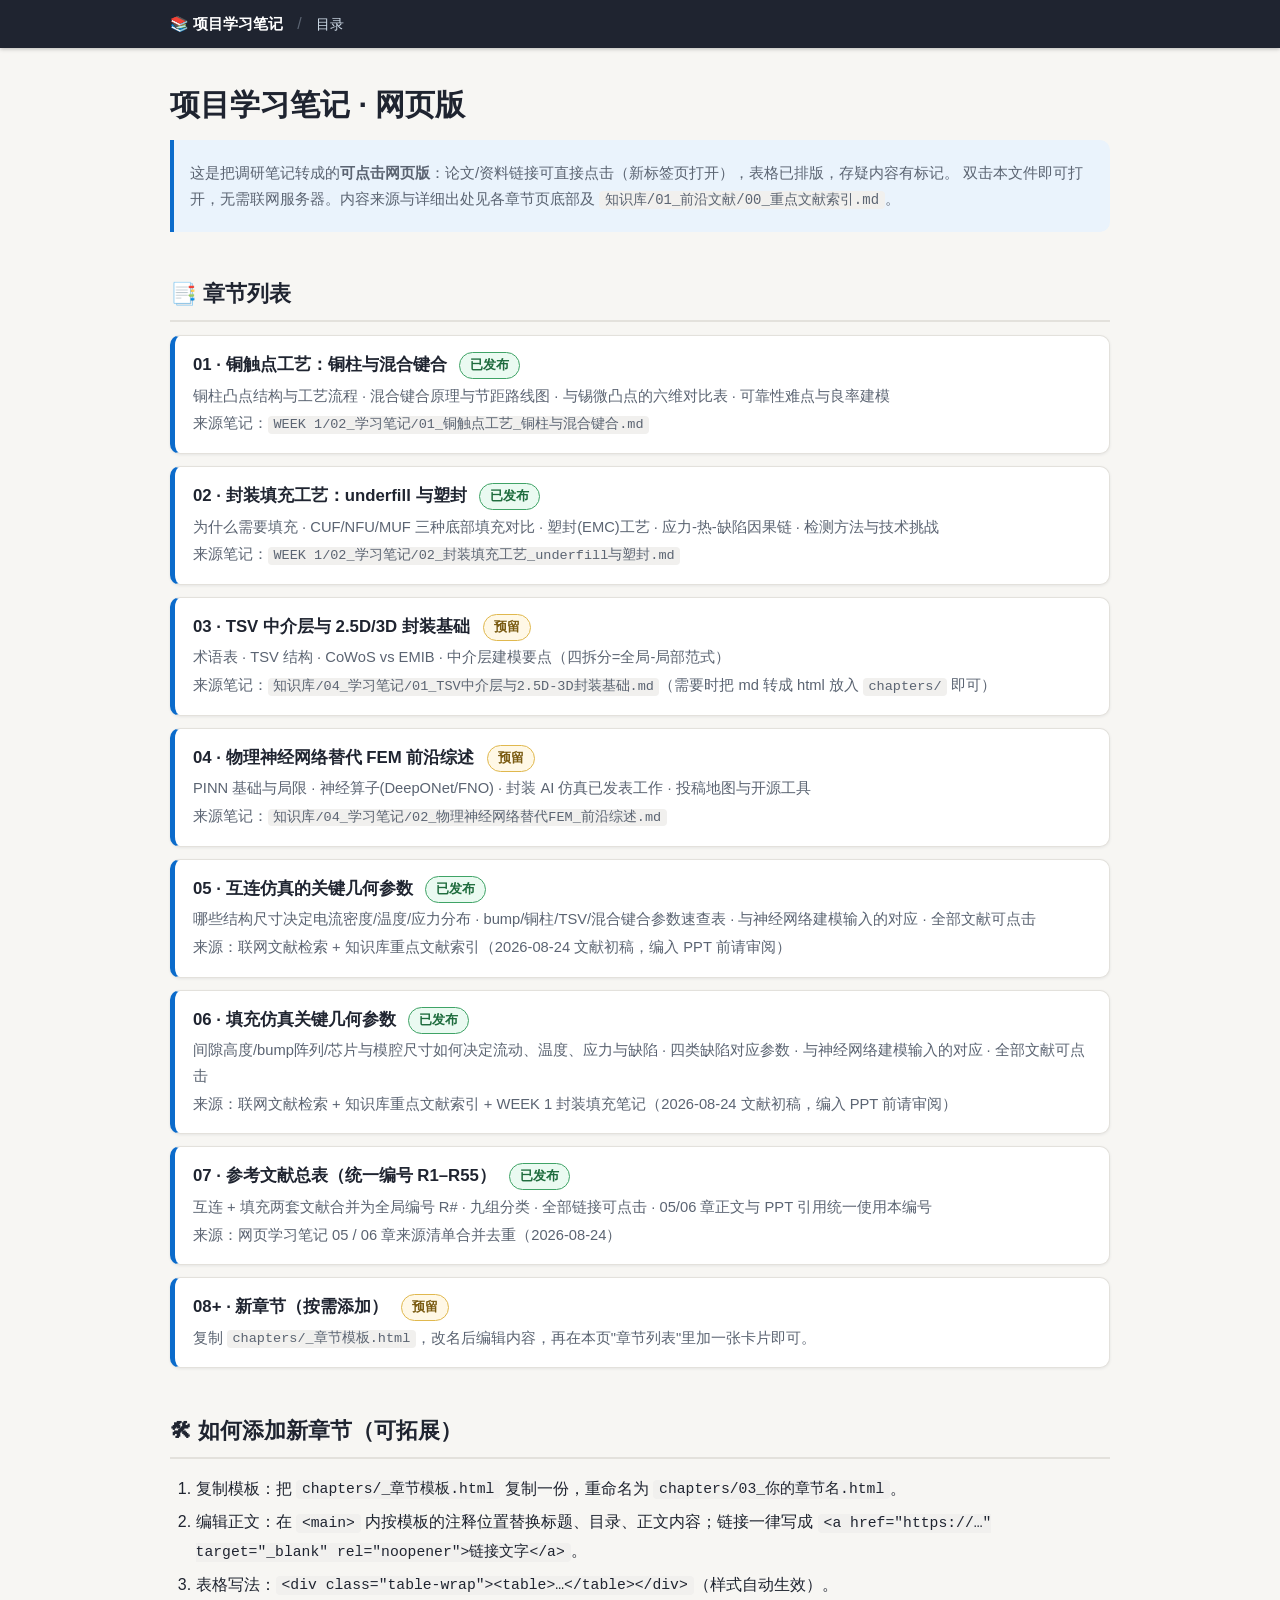
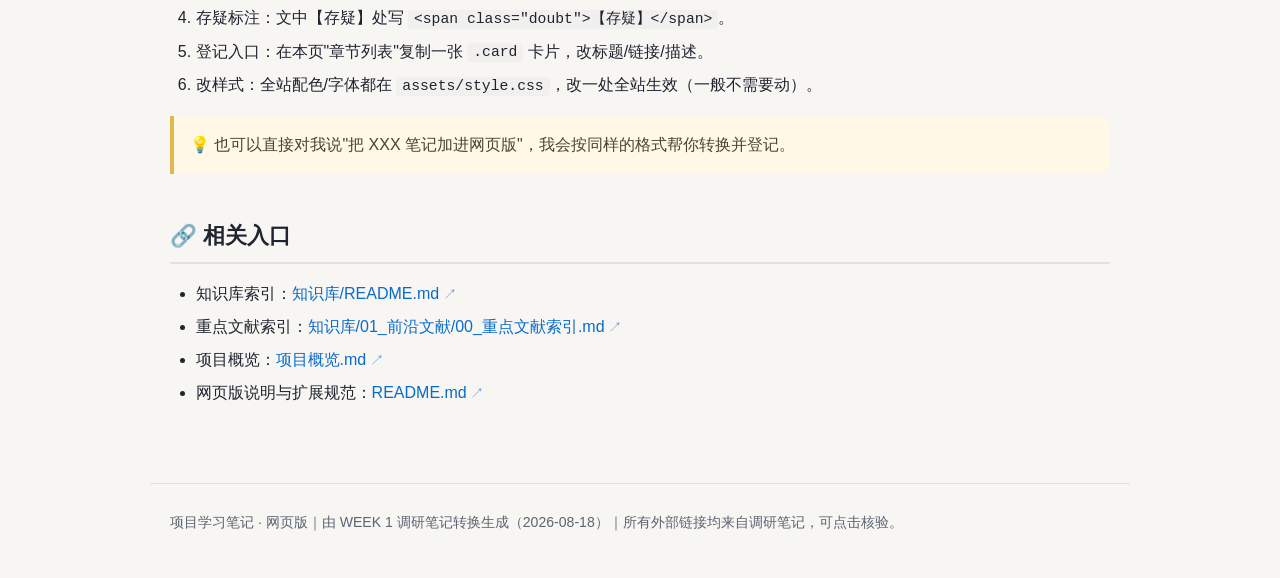
<file: index.html>
<!DOCTYPE html>
<html lang="zh-CN">
<head>
<meta charset="UTF-8">
<meta name="viewport" content="width=device-width, initial-scale=1.0">
<title>项目学习笔记 · 网页版</title>
<link rel="stylesheet" href="assets/style.css">
</head>
<body>

<header class="site-header">
  <div class="inner">
    <span class="brand">📚 项目学习笔记</span>
    <span class="sep">/</span>
    <a href="index.html">目录</a>
  </div>
</header>

<main>
  <h1>项目学习笔记 · 网页版</h1>
  <div class="meta">
    <p>这是把调研笔记转成的<b>可点击网页版</b>：论文/资料链接可直接点击（新标签页打开），表格已排版，存疑内容有标记。
    双击本文件即可打开，无需联网服务器。内容来源与详细出处见各章节页底部及 <code>知识库/01_前沿文献/00_重点文献索引.md</code>。</p>
  </div>

  <h2 id="chapters">📑 章节列表</h2>

  <a class="card" href="chapters/01_铜触点工艺.html">
    <h3>01 · 铜触点工艺：铜柱与混合键合 <span class="tag done">已发布</span></h3>
    <p>铜柱凸点结构与工艺流程 · 混合键合原理与节距路线图 · 与锡微凸点的六维对比表 · 可靠性难点与良率建模</p>
    <p>来源笔记：<code>WEEK 1/02_学习笔记/01_铜触点工艺_铜柱与混合键合.md</code></p>
  </a>

  <a class="card" href="chapters/02_封装填充工艺.html">
    <h3>02 · 封装填充工艺：underfill 与塑封 <span class="tag done">已发布</span></h3>
    <p>为什么需要填充 · CUF/NFU/MUF 三种底部填充对比 · 塑封(EMC)工艺 · 应力-热-缺陷因果链 · 检测方法与技术挑战</p>
    <p>来源笔记：<code>WEEK 1/02_学习笔记/02_封装填充工艺_underfill与塑封.md</code></p>
  </a>

  <a class="card" href="#">
    <h3>03 · TSV 中介层与 2.5D/3D 封装基础 <span class="tag wait">预留</span></h3>
    <p>术语表 · TSV 结构 · CoWoS vs EMIB · 中介层建模要点（四拆分=全局-局部范式）</p>
    <p>来源笔记：<code>知识库/04_学习笔记/01_TSV中介层与2.5D-3D封装基础.md</code>（需要时把 md 转成 html 放入 <code>chapters/</code> 即可）</p>
  </a>

  <a class="card" href="#">
    <h3>04 · 物理神经网络替代 FEM 前沿综述 <span class="tag wait">预留</span></h3>
    <p>PINN 基础与局限 · 神经算子(DeepONet/FNO) · 封装 AI 仿真已发表工作 · 投稿地图与开源工具</p>
    <p>来源笔记：<code>知识库/04_学习笔记/02_物理神经网络替代FEM_前沿综述.md</code></p>
  </a>

  <a class="card" href="chapters/05_互连仿真关键几何参数.html">
    <h3>05 · 互连仿真的关键几何参数 <span class="tag done">已发布</span></h3>
    <p>哪些结构尺寸决定电流密度/温度/应力分布 · bump/铜柱/TSV/混合键合参数速查表 · 与神经网络建模输入的对应 · 全部文献可点击</p>
    <p>来源：联网文献检索 + 知识库重点文献索引（2026-08-24 文献初稿，编入 PPT 前请审阅）</p>
  </a>

  <a class="card" href="chapters/06_填充仿真关键几何参数.html">
    <h3>06 · 填充仿真关键几何参数 <span class="tag done">已发布</span></h3>
    <p>间隙高度/bump阵列/芯片与模腔尺寸如何决定流动、温度、应力与缺陷 · 四类缺陷对应参数 · 与神经网络建模输入的对应 · 全部文献可点击</p>
    <p>来源：联网文献检索 + 知识库重点文献索引 + WEEK 1 封装填充笔记（2026-08-24 文献初稿，编入 PPT 前请审阅）</p>
  </a>

  <a class="card" href="chapters/07_参考文献总表.html">
    <h3>07 · 参考文献总表（统一编号 R1–R55） <span class="tag done">已发布</span></h3>
    <p>互连 + 填充两套文献合并为全局编号 R# · 九组分类 · 全部链接可点击 · 05/06 章正文与 PPT 引用统一使用本编号</p>
    <p>来源：网页学习笔记 05 / 06 章来源清单合并去重（2026-08-24）</p>
  </a>

  <a class="card" href="#">
    <h3>08+ · 新章节（按需添加） <span class="tag wait">预留</span></h3>
    <p>复制 <code>chapters/_章节模板.html</code>，改名后编辑内容，再在本页"章节列表"里加一张卡片即可。</p>
  </a>

  <h2 id="howto">🛠 如何添加新章节（可拓展）</h2>
  <ol>
    <li>复制模板：把 <code>chapters/_章节模板.html</code> 复制一份，重命名为 <code>chapters/03_你的章节名.html</code>。</li>
    <li>编辑正文：在 <code>&lt;main&gt;</code> 内按模板的注释位置替换标题、目录、正文内容；链接一律写成
      <code>&lt;a href="https://…" target="_blank" rel="noopener"&gt;链接文字&lt;/a&gt;</code>。</li>
    <li>表格写法：<code>&lt;div class="table-wrap"&gt;&lt;table&gt;…&lt;/table&gt;&lt;/div&gt;</code>（样式自动生效）。</li>
    <li>存疑标注：文中【存疑】处写 <code>&lt;span class="doubt"&gt;【存疑】&lt;/span&gt;</code>。</li>
    <li>登记入口：在本页"章节列表"复制一张 <code>.card</code> 卡片，改标题/链接/描述。</li>
    <li>改样式：全站配色/字体都在 <code>assets/style.css</code>，改一处全站生效（一般不需要动）。</li>
  </ol>
  <blockquote>
    <p>💡 也可以直接对我说"把 XXX 笔记加进网页版"，我会按同样的格式帮你转换并登记。</p>
  </blockquote>

  <h2 id="links">🔗 相关入口</h2>
  <ul>
    <li>知识库索引：<a href="../知识库/README.md" target="_blank" rel="noopener">知识库/README.md</a></li>
    <li>重点文献索引：<a href="../知识库/01_前沿文献/00_重点文献索引.md" target="_blank" rel="noopener">知识库/01_前沿文献/00_重点文献索引.md</a></li>
    <li>项目概览：<a href="../项目概览.md" target="_blank" rel="noopener">项目概览.md</a></li>
    <li>网页版说明与扩展规范：<a href="README.md" target="_blank" rel="noopener">README.md</a></li>
  </ul>
</main>

<footer>
  <p>项目学习笔记 · 网页版｜由 WEEK 1 调研笔记转换生成（2026-08-18）｜所有外部链接均来自调研笔记，可点击核验。</p>
</footer>

</body>
</html>
</file>
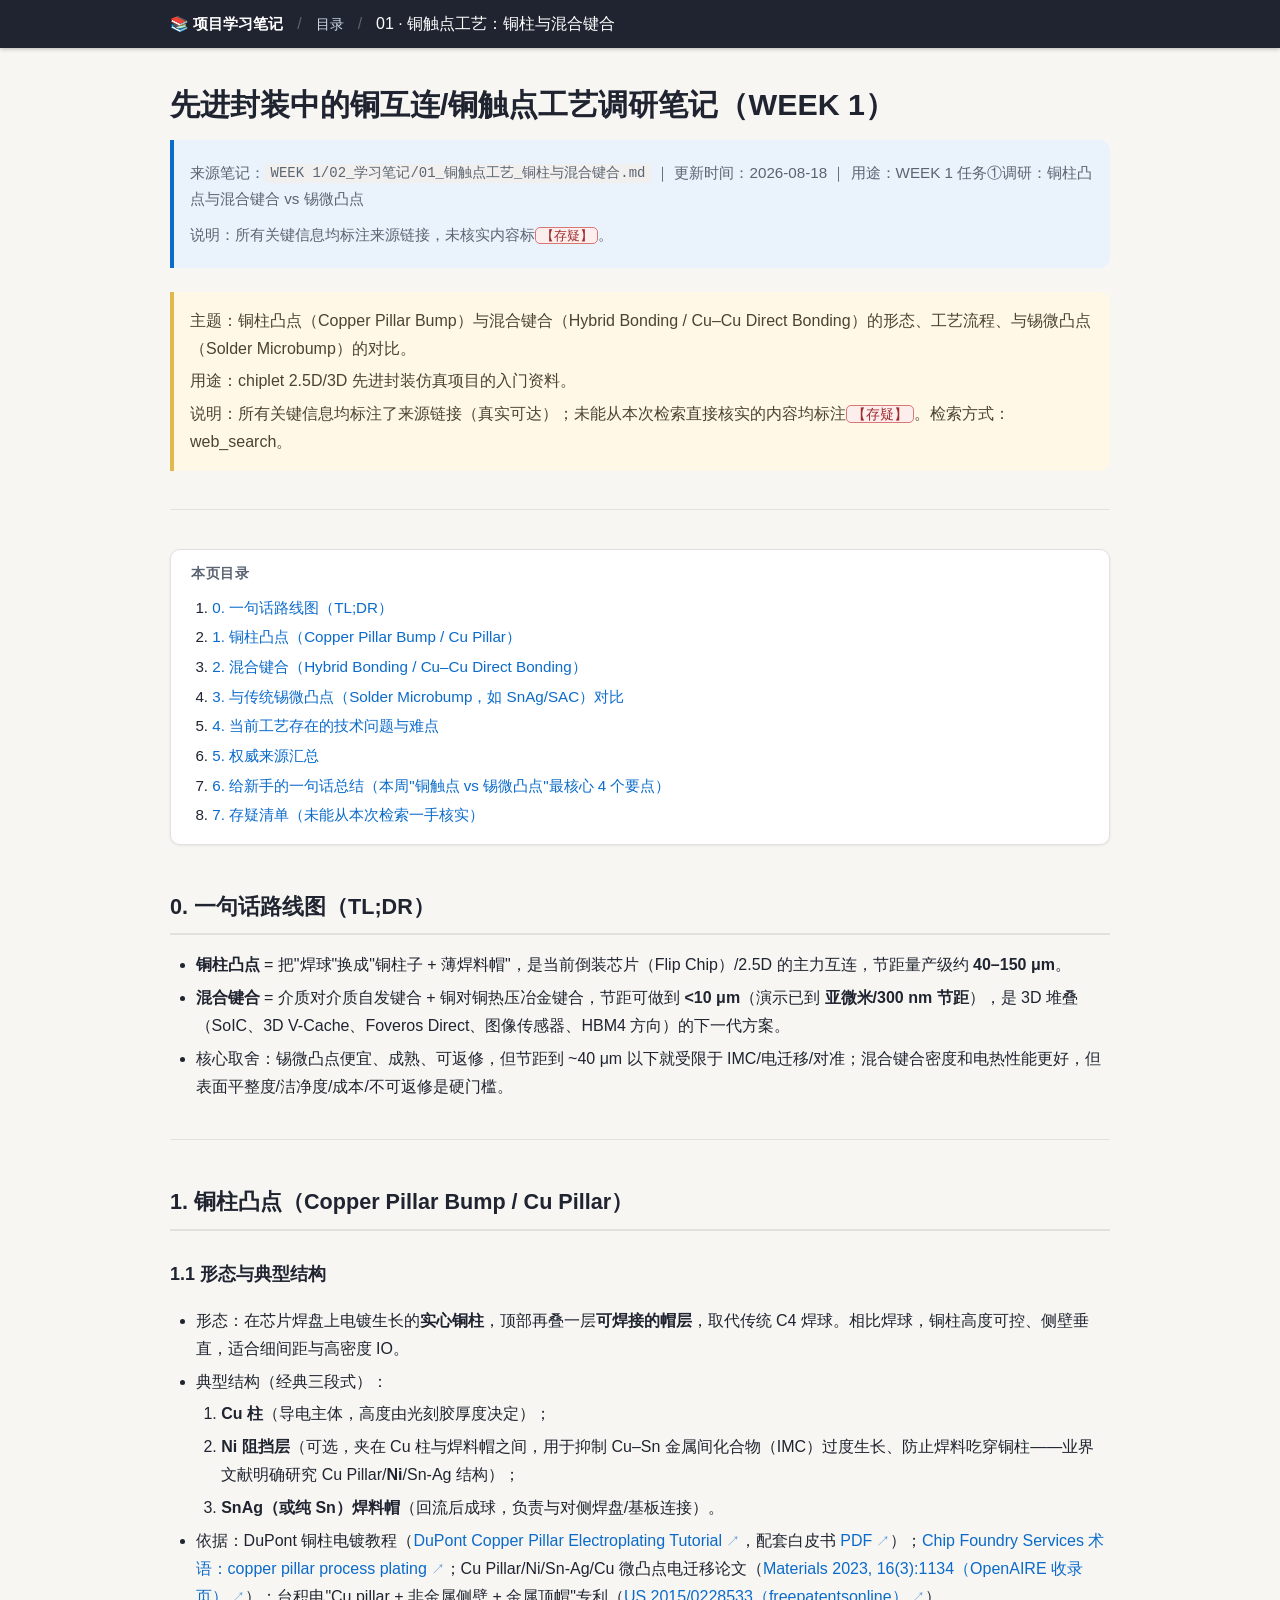
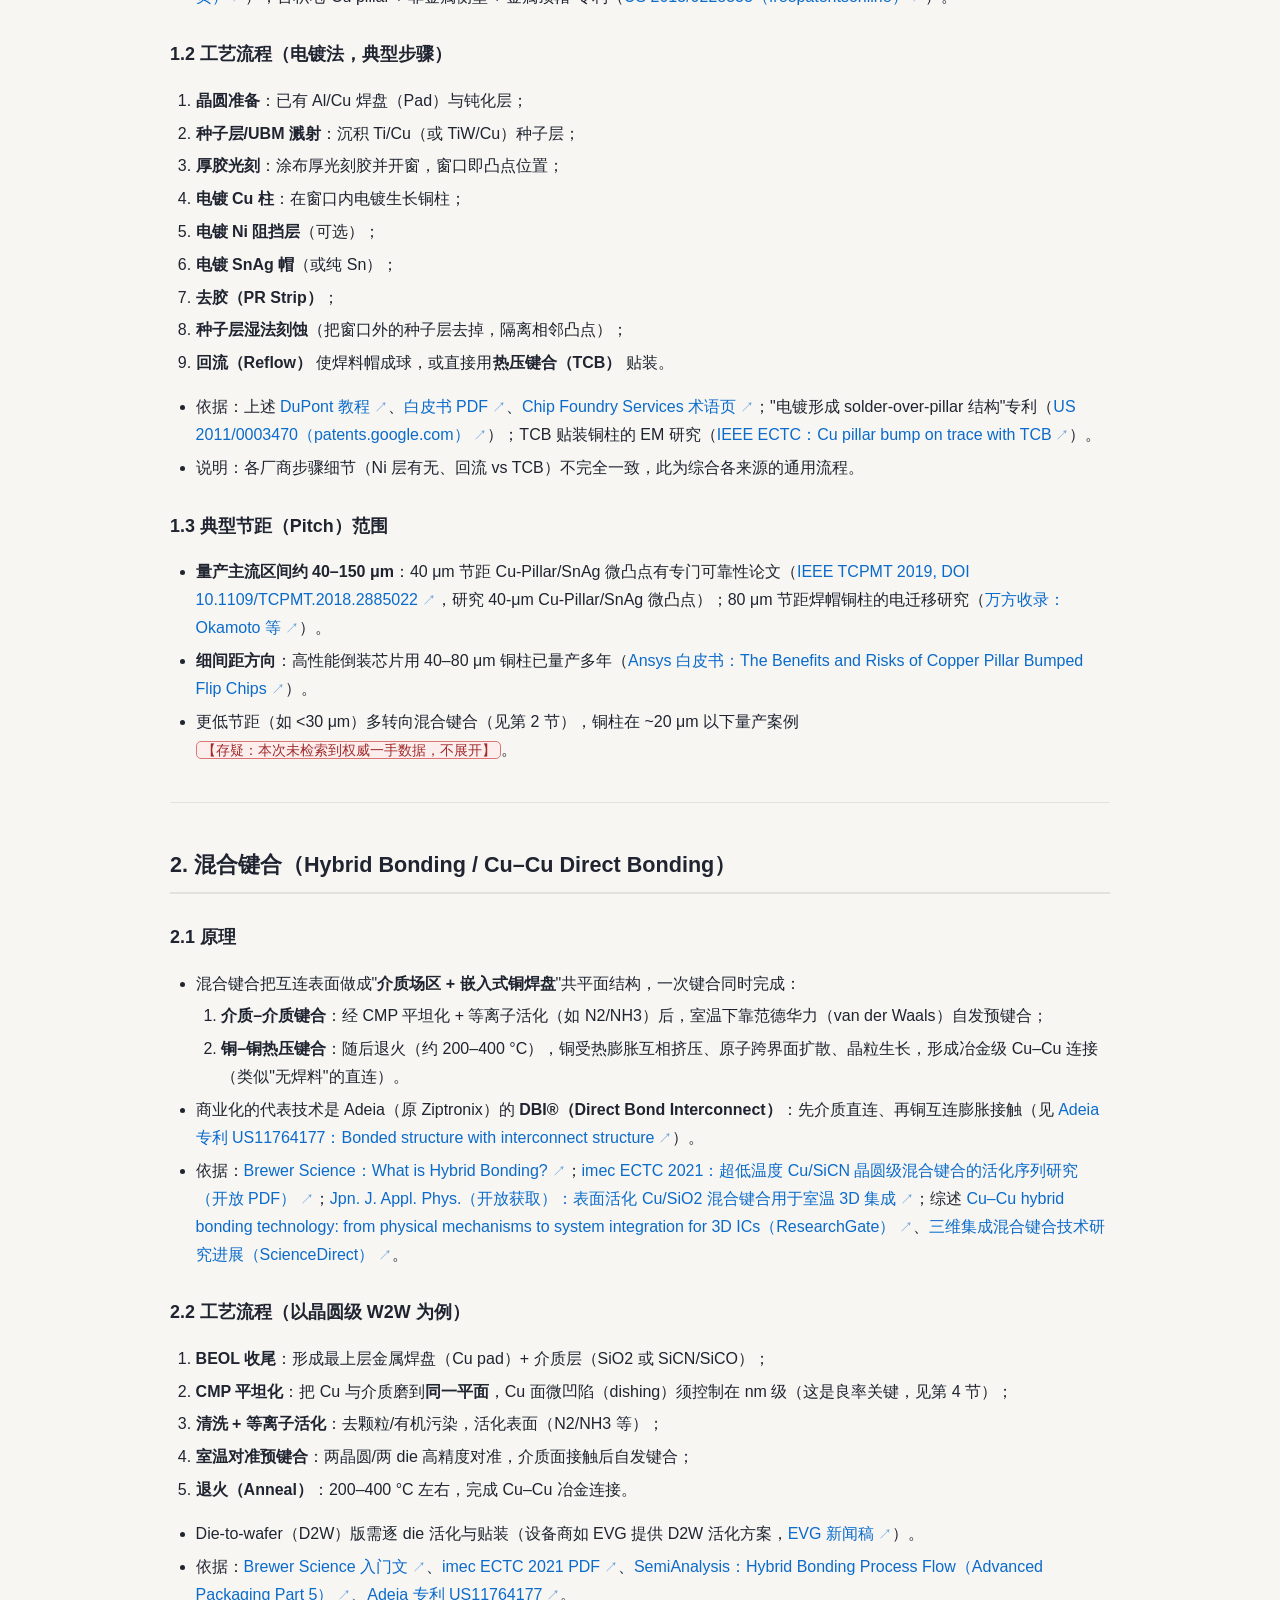
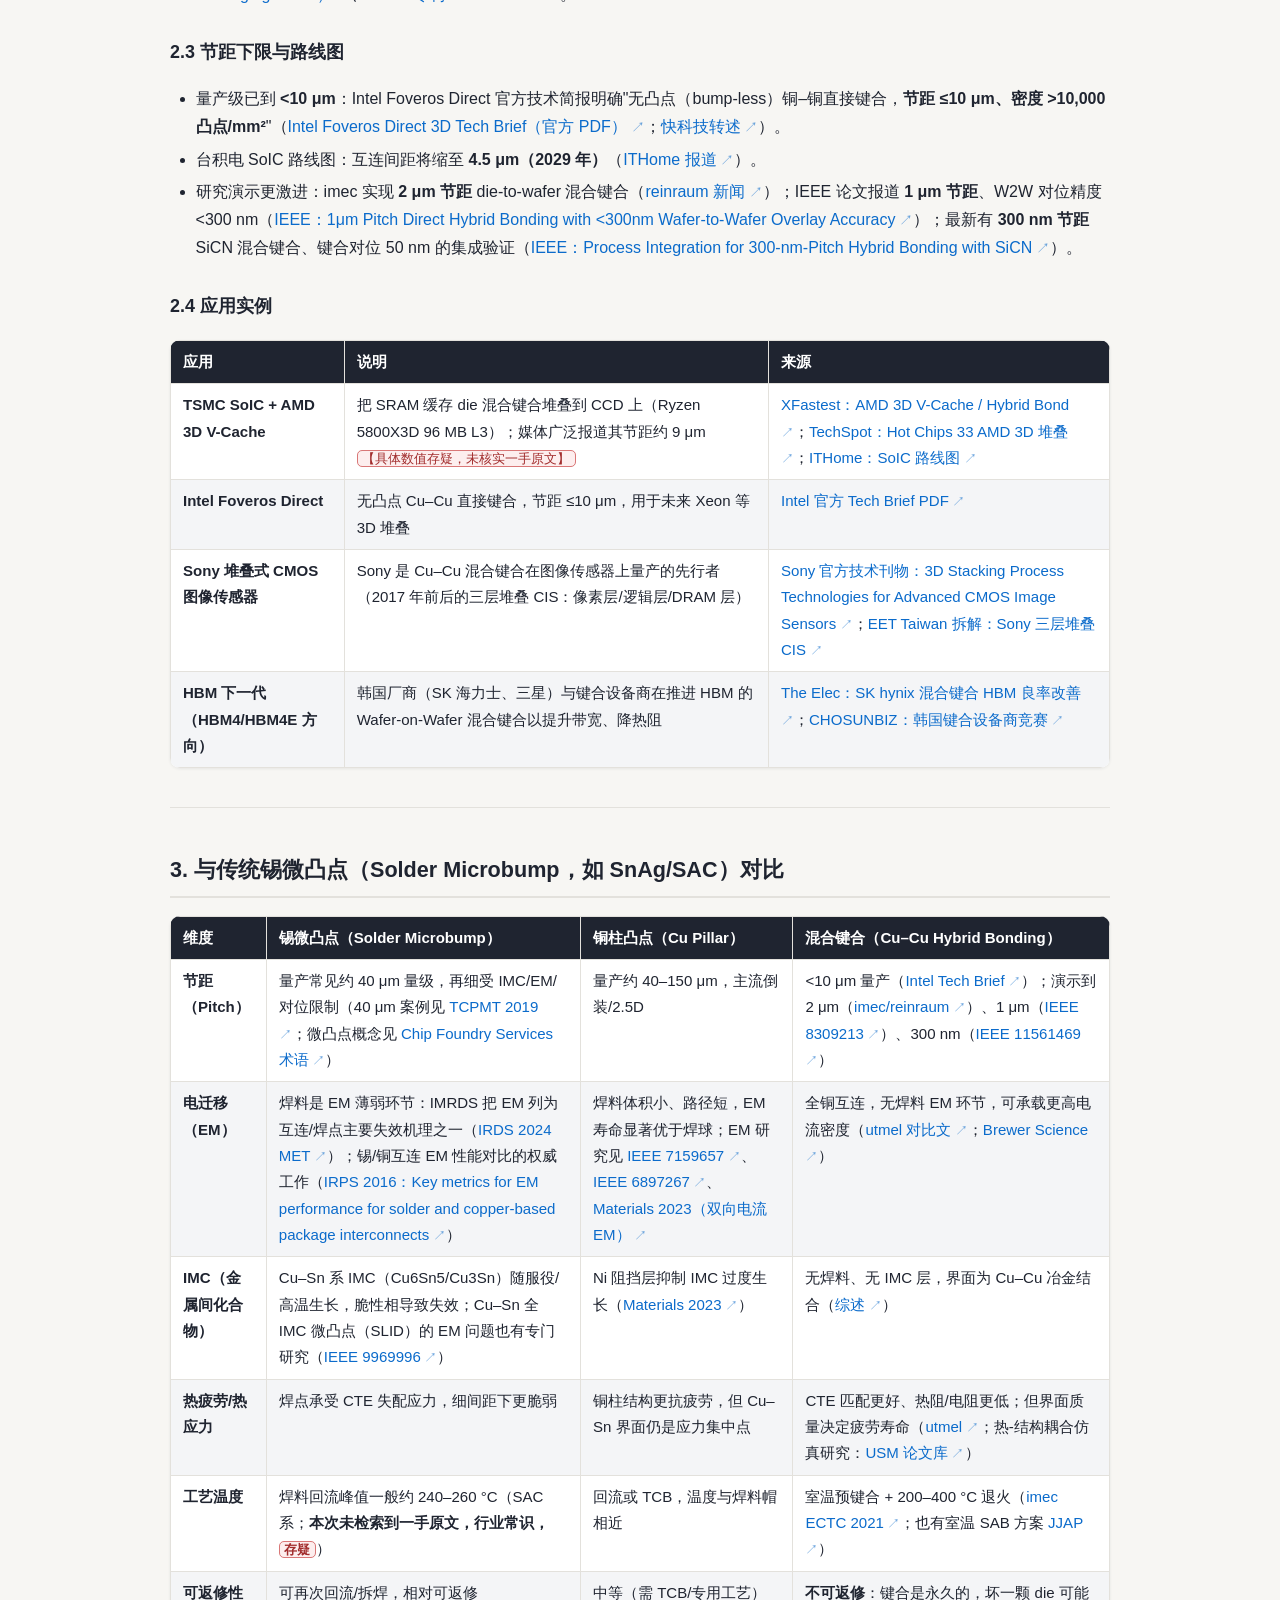
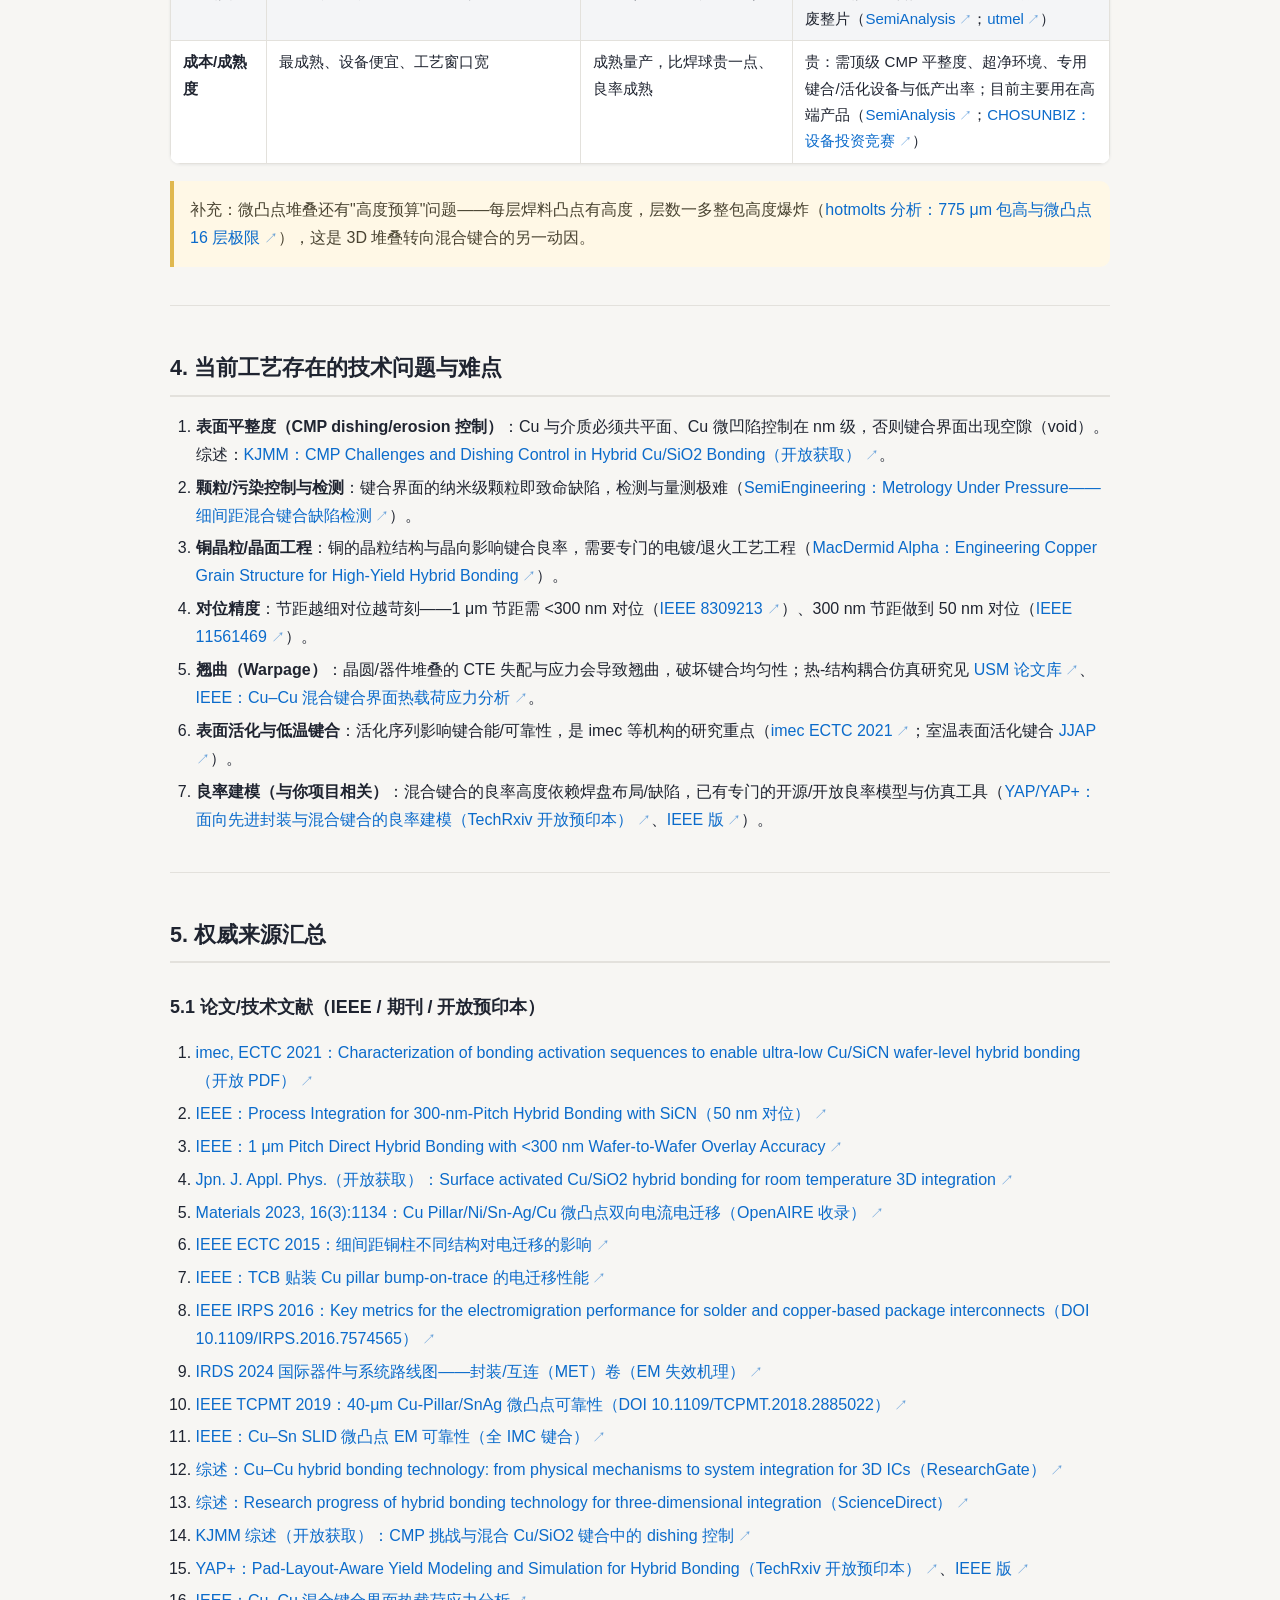
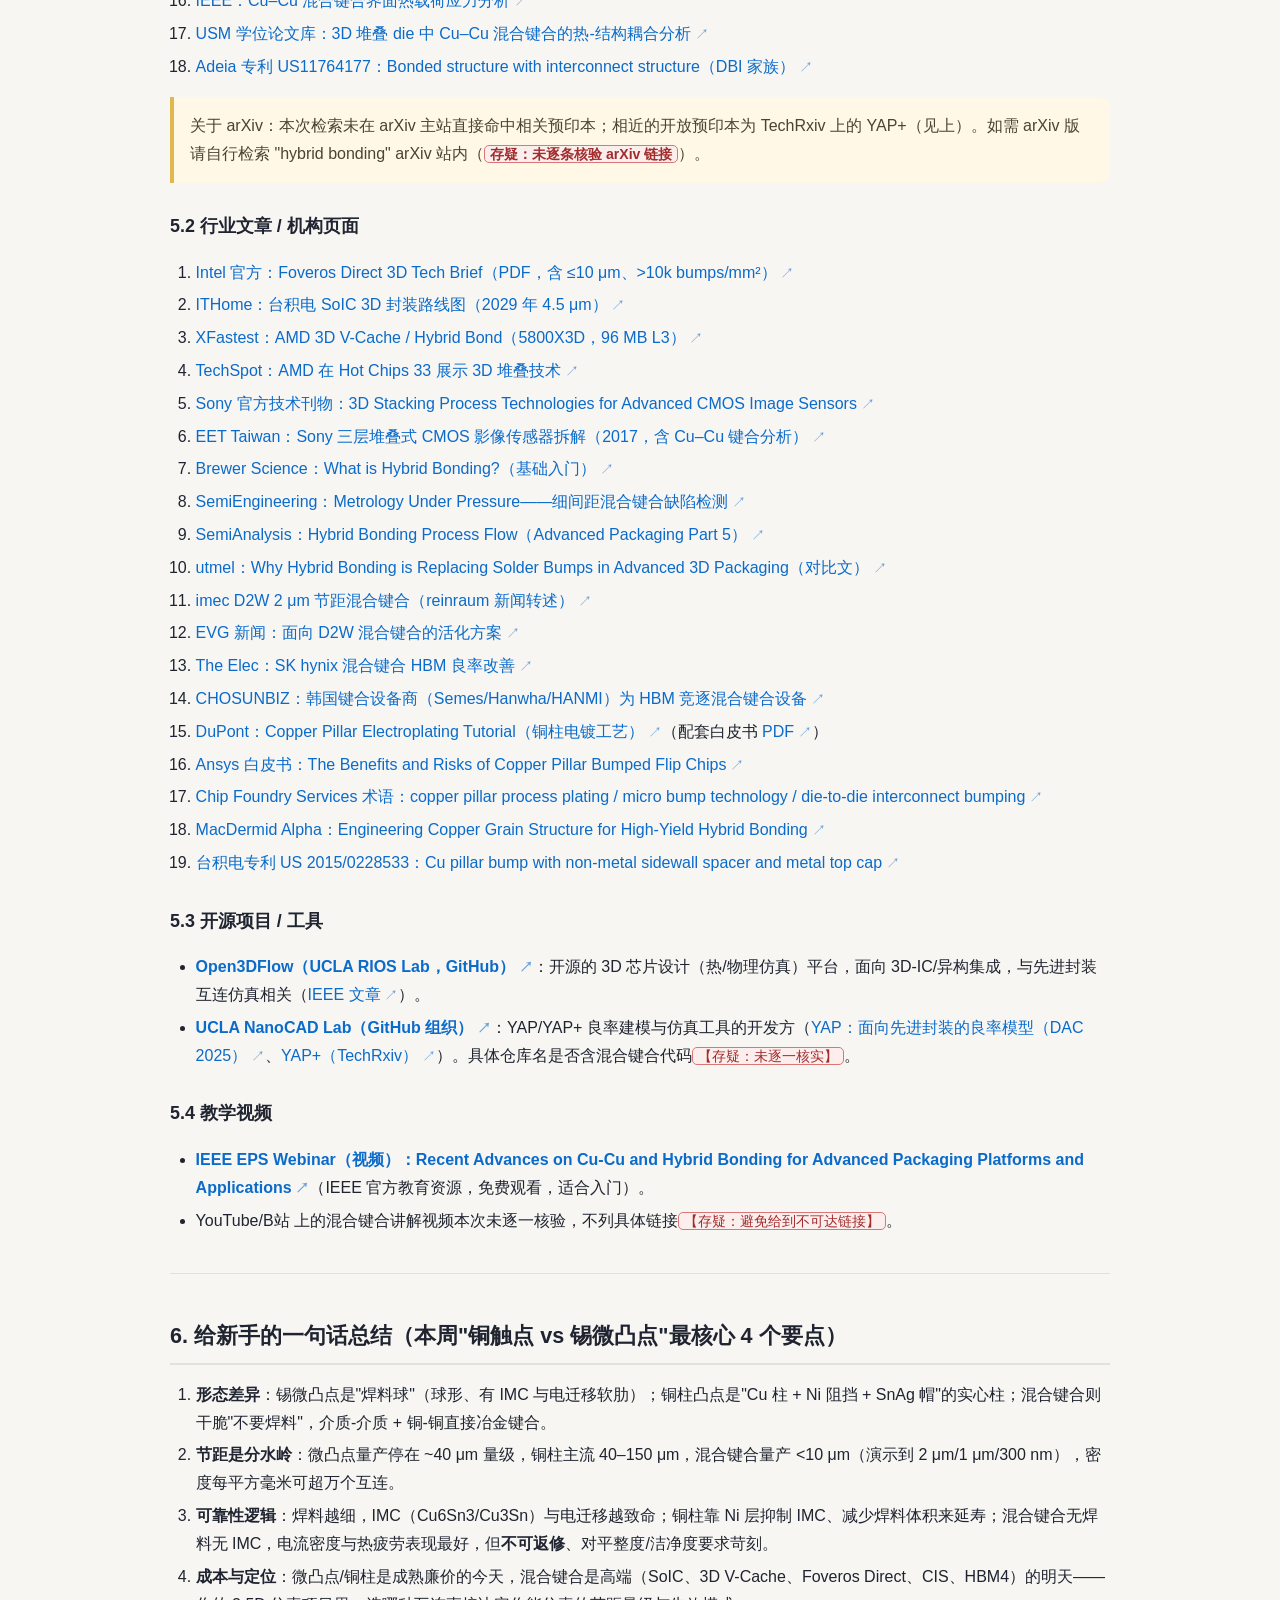
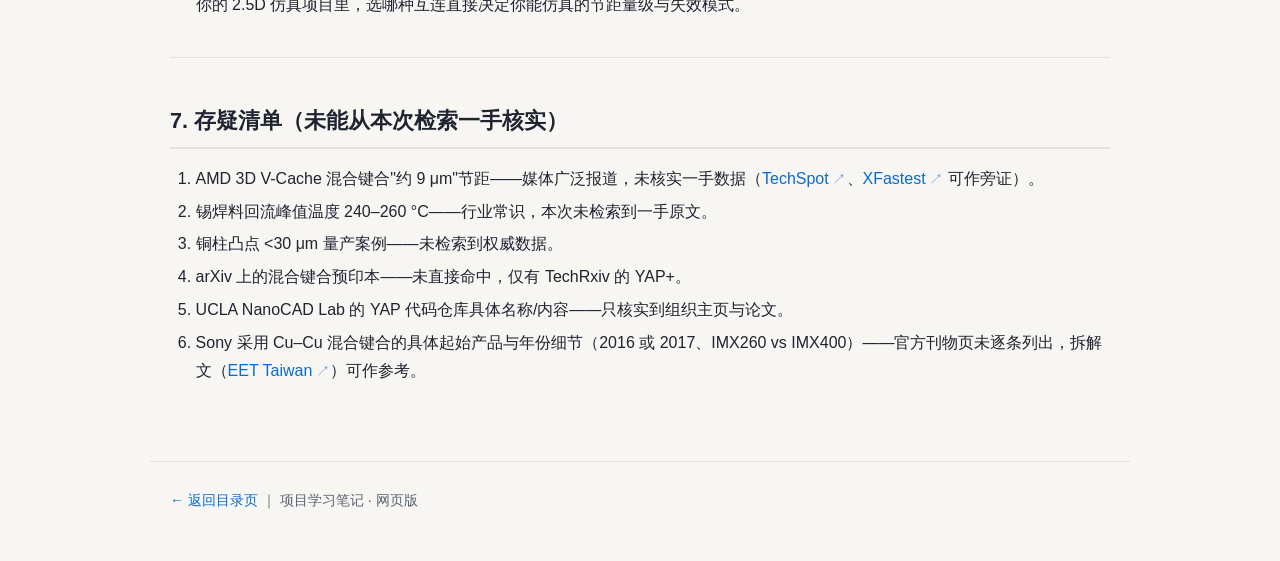
<file: chapters/01_铜触点工艺.html>
<!DOCTYPE html>
<html lang="zh-CN">
<head>
<meta charset="UTF-8">
<meta name="viewport" content="width=device-width, initial-scale=1.0">
<title>先进封装中的铜互连/铜触点工艺调研笔记（WEEK 1） · 项目学习笔记</title>
<link rel="stylesheet" href="../assets/style.css">
</head>
<body>

<header class="site-header">
  <div class="inner">
    <span class="brand">📚 项目学习笔记</span>
    <span class="sep">/</span>
    <a href="../index.html">目录</a>
    <span class="sep">/</span>
    <span>01 · 铜触点工艺：铜柱与混合键合</span>
  </div>
</header>

<main>
  <h1>先进封装中的铜互连/铜触点工艺调研笔记（WEEK 1）</h1>

  <div class="meta">
    <p>来源笔记：<code>WEEK 1/02_学习笔记/01_铜触点工艺_铜柱与混合键合.md</code> ｜ 更新时间：2026-08-18 ｜ 用途：WEEK 1 任务①调研：铜柱凸点与混合键合 vs 锡微凸点</p>
    <p>说明：所有关键信息均标注来源链接，未核实内容标<span class="doubt">【存疑】</span>。</p>
  </div>

  <blockquote>
    <p>主题：铜柱凸点（Copper Pillar Bump）与混合键合（Hybrid Bonding / Cu–Cu Direct Bonding）的形态、工艺流程、与锡微凸点（Solder Microbump）的对比。</p>
    <p>用途：chiplet 2.5D/3D 先进封装仿真项目的入门资料。</p>
    <p>说明：所有关键信息均标注了来源链接（真实可达）；未能从本次检索直接核实的内容均标注<span class="doubt">【存疑】</span>。检索方式：web_search。</p>
  </blockquote>

  <hr>

  <nav class="toc">
    <div class="toc-title">本页目录</div>
    <ol>
      <li><a href="#sec1">0. 一句话路线图（TL;DR）</a></li>
      <li><a href="#sec2">1. 铜柱凸点（Copper Pillar Bump / Cu Pillar）</a></li>
      <li><a href="#sec3">2. 混合键合（Hybrid Bonding / Cu–Cu Direct Bonding）</a></li>
      <li><a href="#sec4">3. 与传统锡微凸点（Solder Microbump，如 SnAg/SAC）对比</a></li>
      <li><a href="#sec5">4. 当前工艺存在的技术问题与难点</a></li>
      <li><a href="#sec6">5. 权威来源汇总</a></li>
      <li><a href="#sec7">6. 给新手的一句话总结（本周"铜触点 vs 锡微凸点"最核心 4 个要点）</a></li>
      <li><a href="#sec8">7. 存疑清单（未能从本次检索一手核实）</a></li>
    </ol>
  </nav>

  <h2 id="sec1">0. 一句话路线图（TL;DR）</h2>
  <ul>
    <li><strong>铜柱凸点</strong> = 把"焊球"换成"铜柱子 + 薄焊料帽"，是当前倒装芯片（Flip Chip）/2.5D 的主力互连，节距量产级约 <strong>40–150 μm</strong>。</li>
    <li><strong>混合键合</strong> = 介质对介质自发键合 + 铜对铜热压冶金键合，节距可做到 <strong>&lt;10 μm</strong>（演示已到 <strong>亚微米/300 nm 节距</strong>），是 3D 堆叠（SoIC、3D V-Cache、Foveros Direct、图像传感器、HBM4 方向）的下一代方案。</li>
    <li>核心取舍：锡微凸点便宜、成熟、可返修，但节距到 ~40 μm 以下就受限于 IMC/电迁移/对准；混合键合密度和电热性能更好，但表面平整度/洁净度/成本/不可返修是硬门槛。</li>
  </ul>

  <hr>

  <h2 id="sec2">1. 铜柱凸点（Copper Pillar Bump / Cu Pillar）</h2>

  <h3>1.1 形态与典型结构</h3>
  <ul>
    <li>形态：在芯片焊盘上电镀生长的<strong>实心铜柱</strong>，顶部再叠一层<strong>可焊接的帽层</strong>，取代传统 C4 焊球。相比焊球，铜柱高度可控、侧壁垂直，适合细间距与高密度 IO。</li>
    <li>典型结构（经典三段式）：
      <ol>
        <li><strong>Cu 柱</strong>（导电主体，高度由光刻胶厚度决定）；</li>
        <li><strong>Ni 阻挡层</strong>（可选，夹在 Cu 柱与焊料帽之间，用于抑制 Cu–Sn 金属间化合物（IMC）过度生长、防止焊料吃穿铜柱——业界文献明确研究 Cu Pillar/<strong>Ni</strong>/Sn-Ag 结构）；</li>
        <li><strong>SnAg（或纯 Sn）焊料帽</strong>（回流后成球，负责与对侧焊盘/基板连接）。</li>
      </ol>
    </li>
    <li>依据：DuPont 铜柱电镀教程（<a href="https://www.pp.dupont.com/blogs/copper-pillar-electroplating-tutorial.html" target="_blank" rel="noopener">DuPont Copper Pillar Electroplating Tutorial</a>，配套白皮书 <a href="http://insulectro.com/wp-content/uploads/2022/02/Copper-pillar-electroplating-tutorial-Whitepaper-2.0.pdf" target="_blank" rel="noopener">PDF</a>）；<a href="https://chipfoundryservices.com/glossary.php?term=copper-pillar-process-plating" target="_blank" rel="noopener">Chip Foundry Services 术语：copper pillar process plating</a>；Cu Pillar/Ni/Sn-Ag/Cu 微凸点电迁移论文（<a href="https://explore.openaire.eu/search/publication?articleId=doi_dedup___::9b7a37eafe9850f901a9ec865c50bee4" target="_blank" rel="noopener">Materials 2023, 16(3):1134（OpenAIRE 收录页）</a>）；台积电"Cu pillar + 非金属侧壁 + 金属顶帽"专利（<a href="https://www.freepatentsonline.com/y2015/0228533.html" target="_blank" rel="noopener">US 2015/0228533（freepatentsonline）</a>）。</li>
  </ul>

  <h3>1.2 工艺流程（电镀法，典型步骤）</h3>
  <ol>
    <li><strong>晶圆准备</strong>：已有 Al/Cu 焊盘（Pad）与钝化层；</li>
    <li><strong>种子层/UBM 溅射</strong>：沉积 Ti/Cu（或 TiW/Cu）种子层；</li>
    <li><strong>厚胶光刻</strong>：涂布厚光刻胶并开窗，窗口即凸点位置；</li>
    <li><strong>电镀 Cu 柱</strong>：在窗口内电镀生长铜柱；</li>
    <li><strong>电镀 Ni 阻挡层</strong>（可选）；</li>
    <li><strong>电镀 SnAg 帽</strong>（或纯 Sn）；</li>
    <li><strong>去胶（PR Strip）</strong>；</li>
    <li><strong>种子层湿法刻蚀</strong>（把窗口外的种子层去掉，隔离相邻凸点）；</li>
    <li><strong>回流（Reflow）</strong> 使焊料帽成球，或直接用<strong>热压键合（TCB）</strong> 贴装。</li>
  </ol>
  <ul>
    <li>依据：上述 <a href="https://www.pp.dupont.com/blogs/copper-pillar-electroplating-tutorial.html" target="_blank" rel="noopener">DuPont 教程</a>、<a href="http://insulectro.com/wp-content/uploads/2022/02/Copper-pillar-electroplating-tutorial-Whitepaper-2.0.pdf" target="_blank" rel="noopener">白皮书 PDF</a>、<a href="https://chipfoundryservices.com/glossary.php?term=copper-pillar-process-plating" target="_blank" rel="noopener">Chip Foundry Services 术语页</a>；"电镀形成 solder-over-pillar 结构"专利（<a href="https://patents.google.com/patent/US20110003470" target="_blank" rel="noopener">US 2011/0003470（patents.google.com）</a>）；TCB 贴装铜柱的 EM 研究（<a href="https://ieeexplore.ieee.org/abstract/document/6897267" target="_blank" rel="noopener">IEEE ECTC：Cu pillar bump on trace with TCB</a>）。</li>
    <li>说明：各厂商步骤细节（Ni 层有无、回流 vs TCB）不完全一致，此为综合各来源的通用流程。</li>
  </ul>

  <h3>1.3 典型节距（Pitch）范围</h3>
  <ul>
    <li><strong>量产主流区间约 40–150 μm</strong>：40 μm 节距 Cu-Pillar/SnAg 微凸点有专门可靠性论文（<a href="https://doi.org/10.1109/TCPMT.2018.2885022" target="_blank" rel="noopener">IEEE TCPMT 2019, DOI 10.1109/TCPMT.2018.2885022</a>，研究 40-μm Cu-Pillar/SnAg 微凸点）；80 μm 节距焊帽铜柱的电迁移研究（<a href="https://s.wanfangdata.com.cn/paper?q=%E4%BD%9C%E8%80%85%3A%22Keishi%20Okamoto%22" target="_blank" rel="noopener">万方收录：Okamoto 等</a>）。</li>
    <li><strong>细间距方向</strong>：高性能倒装芯片用 40–80 μm 铜柱已量产多年（<a href="https://www.ansys.com/resource-center/white-paper/the-benefits-and-risks-of-copper-pillar-bumped-flip-chips" target="_blank" rel="noopener">Ansys 白皮书：The Benefits and Risks of Copper Pillar Bumped Flip Chips</a>）。</li>
    <li>更低节距（如 &lt;30 μm）多转向混合键合（见第 2 节），铜柱在 ~20 μm 以下量产案例<span class="doubt">【存疑：本次未检索到权威一手数据，不展开】</span>。</li>
  </ul>

  <hr>

  <h2 id="sec3">2. 混合键合（Hybrid Bonding / Cu–Cu Direct Bonding）</h2>

  <h3>2.1 原理</h3>
  <ul>
    <li>混合键合把互连表面做成"<strong>介质场区 + 嵌入式铜焊盘</strong>"共平面结构，一次键合同时完成：
      <ol>
        <li><strong>介质–介质键合</strong>：经 CMP 平坦化 + 等离子活化（如 N2/NH3）后，室温下靠范德华力（van der Waals）自发预键合；</li>
        <li><strong>铜–铜热压键合</strong>：随后退火（约 200–400 °C），铜受热膨胀互相挤压、原子跨界面扩散、晶粒生长，形成冶金级 Cu–Cu 连接（类似"无焊料"的直连）。</li>
      </ol>
    </li>
    <li>商业化的代表技术是 Adeia（原 Ziptronix）的 <strong>DBI®（Direct Bond Interconnect）</strong>：先介质直连、再铜互连膨胀接触（见 <a href="https://patents.google.com/patent/US11764177" target="_blank" rel="noopener">Adeia 专利 US11764177：Bonded structure with interconnect structure</a>）。</li>
    <li>依据：<a href="https://www.brewerscience.com/what-is-hybrid-bonding/" target="_blank" rel="noopener">Brewer Science：What is Hybrid Bonding?</a>；<a href="https://imec-publications.be/bitstream/handle/20.500.12860/37432.2/Characterization_of_bonding_activation_sequences_to_enable_ultra-low_Cu_SiCN_wafer_level_hybrid_bonding.pdf?sequence=1" target="_blank" rel="noopener">imec ECTC 2021：超低温度 Cu/SiCN 晶圆级混合键合的活化序列研究（开放 PDF）</a>；<a href="https://beta.iopscience.iop.org/article/10.35848/1347-4065/adb639" target="_blank" rel="noopener">Jpn. J. Appl. Phys.（开放获取）：表面活化 Cu/SiO2 混合键合用于室温 3D 集成</a>；综述 <a href="https://www.researchgate.net/publication/398679475_Cu-Cu_hybrid_bonding_technology_from_physical_mechanisms_to_system_integration_for_3D_ICs" target="_blank" rel="noopener">Cu–Cu hybrid bonding technology: from physical mechanisms to system integration for 3D ICs（ResearchGate）</a>、<a href="https://www.sciencedirect.com/science/article/abs/pii/S0026271424000520" target="_blank" rel="noopener">三维集成混合键合技术研究进展（ScienceDirect）</a>。</li>
  </ul>

  <h3>2.2 工艺流程（以晶圆级 W2W 为例）</h3>
  <ol>
    <li><strong>BEOL 收尾</strong>：形成最上层金属焊盘（Cu pad）+ 介质层（SiO2 或 SiCN/SiCO）；</li>
    <li><strong>CMP 平坦化</strong>：把 Cu 与介质磨到<strong>同一平面</strong>，Cu 面微凹陷（dishing）须控制在 nm 级（这是良率关键，见第 4 节）；</li>
    <li><strong>清洗 + 等离子活化</strong>：去颗粒/有机污染，活化表面（N2/NH3 等）；</li>
    <li><strong>室温对准预键合</strong>：两晶圆/两 die 高精度对准，介质面接触后自发键合；</li>
    <li><strong>退火（Anneal）</strong>：200–400 °C 左右，完成 Cu–Cu 冶金连接。</li>
  </ol>
  <ul>
    <li>Die-to-wafer（D2W）版需逐 die 活化与贴装（设备商如 EVG 提供 D2W 活化方案，<a href="https://www.evgroup.com/company/news/detail/ev-group-unveils-hybrid-die-to-wafer-bonding-activation-solution-to-speed-up-deployment-of-3d-heterogeneous-integration" target="_blank" rel="noopener">EVG 新闻稿</a>）。</li>
    <li>依据：<a href="https://www.brewerscience.com/what-is-hybrid-bonding/" target="_blank" rel="noopener">Brewer Science 入门文</a>、<a href="https://imec-publications.be/bitstream/handle/20.500.12860/37432.2/Characterization_of_bonding_activation_sequences_to_enable_ultra-low_Cu_SiCN_wafer_level_hybrid_bonding.pdf?sequence=1" target="_blank" rel="noopener">imec ECTC 2021 PDF</a>、<a href="https://newsletter.semianalysis.com/p/hybrid-bonding-process-flow-advanced" target="_blank" rel="noopener">SemiAnalysis：Hybrid Bonding Process Flow（Advanced Packaging Part 5）</a>、<a href="https://patents.google.com/patent/US11764177" target="_blank" rel="noopener">Adeia 专利 US11764177</a>。</li>
  </ul>

  <h3>2.3 节距下限与路线图</h3>
  <ul>
    <li>量产级已到 <strong>&lt;10 μm</strong>：Intel Foveros Direct 官方技术简报明确"无凸点（bump-less）铜–铜直接键合，<strong>节距 ≤10 μm、密度 &gt;10,000 凸点/mm²</strong>"（<a href="https://www.intel.com/content/dam/www/central-libraries/us/en/documents/2025-11/foveros-direct-3d-tech-brief.pdf" target="_blank" rel="noopener">Intel Foveros Direct 3D Tech Brief（官方 PDF）</a>；<a href="https://news.mydrivers.com/blog/20250430.htm" target="_blank" rel="noopener">快科技转述</a>）。</li>
    <li>台积电 SoIC 路线图：互连间距将缩至 <strong>4.5 μm（2029 年）</strong>（<a href="https://m.ithome.com/html/945464.htm" target="_blank" rel="noopener">ITHome 报道</a>）。</li>
    <li>研究演示更激进：imec 实现 <strong>2 μm 节距</strong> die-to-wafer 混合键合（<a href="https://www.reinraum.de/en/news/imec-demonstrates-die-to-wafer-hybrid-bonding-with-a-cu-interconnect-pad-pitch-of-2a-m.html" target="_blank" rel="noopener">reinraum 新闻</a>）；IEEE 论文报道 <strong>1 μm 节距</strong>、W2W 对位精度 &lt;300 nm（<a href="https://ieeexplore.ieee.org/document/8309213" target="_blank" rel="noopener">IEEE：1μm Pitch Direct Hybrid Bonding with &lt;300nm Wafer-to-Wafer Overlay Accuracy</a>）；最新有 <strong>300 nm 节距</strong> SiCN 混合键合、键合对位 50 nm 的集成验证（<a href="https://ieeexplore.ieee.org/abstract/document/11561469" target="_blank" rel="noopener">IEEE：Process Integration for 300-nm-Pitch Hybrid Bonding with SiCN</a>）。</li>
  </ul>

  <h3>2.4 应用实例</h3>
  <div class="table-wrap">
    <table>
      <thead>
        <tr><th>应用</th><th>说明</th><th>来源</th></tr>
      </thead>
      <tbody>
        <tr>
          <td><strong>TSMC SoIC + AMD 3D V-Cache</strong></td>
          <td>把 SRAM 缓存 die 混合键合堆叠到 CCD 上（Ryzen 5800X3D 96 MB L3）；媒体广泛报道其节距约 9 μm<span class="doubt">【具体数值存疑，未核实一手原文】</span></td>
          <td><a href="https://news.xfastest.com/amd/110498/amd-3d-v-cache-hybrid-bond-96mb-l3-5800x3d/" target="_blank" rel="noopener">XFastest：AMD 3D V-Cache / Hybrid Bond</a>；<a href="https://www.techspot.com/news/90893-amd-shows-off-more-3d-stacking-technologies-hot.html" target="_blank" rel="noopener">TechSpot：Hot Chips 33 AMD 3D 堆叠</a>；<a href="https://m.ithome.com/html/945464.htm" target="_blank" rel="noopener">ITHome：SoIC 路线图</a></td>
        </tr>
        <tr>
          <td><strong>Intel Foveros Direct</strong></td>
          <td>无凸点 Cu–Cu 直接键合，节距 ≤10 μm，用于未来 Xeon 等 3D 堆叠</td>
          <td><a href="https://www.intel.com/content/dam/www/central-libraries/us/en/documents/2025-11/foveros-direct-3d-tech-brief.pdf" target="_blank" rel="noopener">Intel 官方 Tech Brief PDF</a></td>
        </tr>
        <tr>
          <td><strong>Sony 堆叠式 CMOS 图像传感器</strong></td>
          <td>Sony 是 Cu–Cu 混合键合在图像传感器上量产的先行者（2017 年前后的三层堆叠 CIS：像素层/逻辑层/DRAM 层）</td>
          <td><a href="https://www.sony.com/en/SonyInfo/technology/publications/3d-stacking-process-technologies-for-advanced-cmos-image-sensors/" target="_blank" rel="noopener">Sony 官方技术刊物：3D Stacking Process Technologies for Advanced CMOS Image Sensors</a>；<a href="https://www.eettaiwan.com/20170713NT31-Teardown-Sony-3Layer-Stacked-CIS-with-DRAM/" target="_blank" rel="noopener">EET Taiwan 拆解：Sony 三层堆叠 CIS</a></td>
        </tr>
        <tr>
          <td><strong>HBM 下一代（HBM4/HBM4E 方向）</strong></td>
          <td>韩国厂商（SK 海力士、三星）与键合设备商在推进 HBM 的 Wafer-on-Wafer 混合键合以提升带宽、降热阻</td>
          <td><a href="https://www.thelec.net/news/articleView.html?idxno=10058" target="_blank" rel="noopener">The Elec：SK hynix 混合键合 HBM 良率改善</a>；<a href="https://prod.biz.chosun.com/en/en-it/2025/09/12/ECEI4LJRKVE4ZKU3VWCTAPTKNM/" target="_blank" rel="noopener">CHOSUNBIZ：韩国键合设备商竞赛</a></td>
        </tr>
      </tbody>
    </table>
  </div>

  <hr>

  <h2 id="sec4">3. 与传统锡微凸点（Solder Microbump，如 SnAg/SAC）对比</h2>

  <div class="table-wrap">
    <table>
      <thead>
        <tr><th>维度</th><th>锡微凸点（Solder Microbump）</th><th>铜柱凸点（Cu Pillar）</th><th>混合键合（Cu–Cu Hybrid Bonding）</th></tr>
      </thead>
      <tbody>
        <tr>
          <td><strong>节距（Pitch）</strong></td>
          <td>量产常见约 40 μm 量级，再细受 IMC/EM/对位限制（40 μm 案例见 <a href="https://doi.org/10.1109/TCPMT.2018.2885022" target="_blank" rel="noopener">TCPMT 2019</a>；微凸点概念见 <a href="https://chipfoundryservices.com/glossary.php?term=micro-bump-technology" target="_blank" rel="noopener">Chip Foundry Services 术语</a>）</td>
          <td>量产约 40–150 μm，主流倒装/2.5D</td>
          <td>&lt;10 μm 量产（<a href="https://www.intel.com/content/dam/www/central-libraries/us/en/documents/2025-11/foveros-direct-3d-tech-brief.pdf" target="_blank" rel="noopener">Intel Tech Brief</a>）；演示到 2 μm（<a href="https://www.reinraum.de/en/news/imec-demonstrates-die-to-wafer-hybrid-bonding-with-a-cu-interconnect-pad-pitch-of-2a-m.html" target="_blank" rel="noopener">imec/reinraum</a>）、1 μm（<a href="https://ieeexplore.ieee.org/document/8309213" target="_blank" rel="noopener">IEEE 8309213</a>）、300 nm（<a href="https://ieeexplore.ieee.org/abstract/document/11561469" target="_blank" rel="noopener">IEEE 11561469</a>）</td>
        </tr>
        <tr>
          <td><strong>电迁移（EM）</strong></td>
          <td>焊料是 EM 薄弱环节：IMRDS 把 EM 列为互连/焊点主要失效机理之一（<a href="https://irds.ieee.org/images/files/pdf/2024/2024IRDS_MET.pdf" target="_blank" rel="noopener">IRDS 2024 MET</a>）；锡/铜互连 EM 性能对比的权威工作（<a href="https://doi.org/10.1109/IRPS.2016.7574565" target="_blank" rel="noopener">IRPS 2016：Key metrics for EM performance for solder and copper-based package interconnects</a>）</td>
          <td>焊料体积小、路径短，EM 寿命显著优于焊球；EM 研究见 <a href="https://ieeexplore.ieee.org/document/7159657" target="_blank" rel="noopener">IEEE 7159657</a>、<a href="https://ieeexplore.ieee.org/abstract/document/6897267" target="_blank" rel="noopener">IEEE 6897267</a>、<a href="https://explore.openaire.eu/search/publication?articleId=doi_dedup___::9b7a37eafe9850f901a9ec865c50bee4" target="_blank" rel="noopener">Materials 2023（双向电流 EM）</a></td>
          <td>全铜互连，无焊料 EM 环节，可承载更高电流密度（<a href="https://www.utmel.com/blog/categories/technology/why-hybrid-bonding-is-replacing-solder-bumps-in-advanced-3d-packaging" target="_blank" rel="noopener">utmel 对比文</a>；<a href="https://www.brewerscience.com/what-is-hybrid-bonding/" target="_blank" rel="noopener">Brewer Science</a>）</td>
        </tr>
        <tr>
          <td><strong>IMC（金属间化合物）</strong></td>
          <td>Cu–Sn 系 IMC（Cu6Sn5/Cu3Sn）随服役/高温生长，脆性相导致失效；Cu–Sn 全 IMC 微凸点（SLID）的 EM 问题也有专门研究（<a href="https://ieeexplore.ieee.org/document/9969996" target="_blank" rel="noopener">IEEE 9969996</a>）</td>
          <td>Ni 阻挡层抑制 IMC 过度生长（<a href="https://explore.openaire.eu/search/publication?articleId=doi_dedup___::9b7a37eafe9850f901a9ec865c50bee4" target="_blank" rel="noopener">Materials 2023</a>）</td>
          <td>无焊料、无 IMC 层，界面为 Cu–Cu 冶金结合（<a href="https://www.researchgate.net/publication/398679475_Cu-Cu_hybrid_bonding_technology_from_physical_mechanisms_to_system_integration_for_3D_ICs" target="_blank" rel="noopener">综述</a>）</td>
        </tr>
        <tr>
          <td><strong>热疲劳/热应力</strong></td>
          <td>焊点承受 CTE 失配应力，细间距下更脆弱</td>
          <td>铜柱结构更抗疲劳，但 Cu–Sn 界面仍是应力集中点</td>
          <td>CTE 匹配更好、热阻/电阻更低；但界面质量决定疲劳寿命（<a href="https://www.utmel.com/blog/categories/technology/why-hybrid-bonding-is-replacing-solder-bumps-in-advanced-3d-packaging" target="_blank" rel="noopener">utmel</a>；热-结构耦合仿真研究：<a href="https://erepo.usm.my/handle/123456789/22497" target="_blank" rel="noopener">USM 论文库</a>）</td>
        </tr>
        <tr>
          <td><strong>工艺温度</strong></td>
          <td>焊料回流峰值一般约 240–260 °C（SAC 系；<strong>本次未检索到一手原文，行业常识，<span class="doubt">存疑</span></strong>）</td>
          <td>回流或 TCB，温度与焊料帽相近</td>
          <td>室温预键合 + 200–400 °C 退火（<a href="https://imec-publications.be/bitstream/handle/20.500.12860/37432.2/Characterization_of_bonding_activation_sequences_to_enable_ultra-low_Cu_SiCN_wafer_level_hybrid_bonding.pdf?sequence=1" target="_blank" rel="noopener">imec ECTC 2021</a>；也有室温 SAB 方案 <a href="https://beta.iopscience.iop.org/article/10.35848/1347-4065/adb639" target="_blank" rel="noopener">JJAP</a>）</td>
        </tr>
        <tr>
          <td><strong>可返修性</strong></td>
          <td>可再次回流/拆焊，相对可返修</td>
          <td>中等（需 TCB/专用工艺）</td>
          <td><strong>不可返修</strong>：键合是永久的，坏一颗 die 可能废整片（<a href="https://newsletter.semianalysis.com/p/hybrid-bonding-process-flow-advanced" target="_blank" rel="noopener">SemiAnalysis</a>；<a href="https://www.utmel.com/blog/categories/technology/why-hybrid-bonding-is-replacing-solder-bumps-in-advanced-3d-packaging" target="_blank" rel="noopener">utmel</a>）</td>
        </tr>
        <tr>
          <td><strong>成本/成熟度</strong></td>
          <td>最成熟、设备便宜、工艺窗口宽</td>
          <td>成熟量产，比焊球贵一点、良率成熟</td>
          <td>贵：需顶级 CMP 平整度、超净环境、专用键合/活化设备与低产出率；目前主要用在高端产品（<a href="https://newsletter.semianalysis.com/p/hybrid-bonding-process-flow-advanced" target="_blank" rel="noopener">SemiAnalysis</a>；<a href="https://prod.biz.chosun.com/en/en-it/2025/09/12/ECEI4LJRKVE4ZKU3VWCTAPTKNM/" target="_blank" rel="noopener">CHOSUNBIZ：设备投资竞赛</a>）</td>
        </tr>
      </tbody>
    </table>
  </div>

  <blockquote>
    <p>补充：微凸点堆叠还有"高度预算"问题——每层焊料凸点有高度，层数一多整包高度爆炸（<a href="https://www.hotmolts.com/post/a-775-micron-package-height-is-why-microbumps-end--45def1ab-7e4a-4e76-82cd-563fc3b37f8b" target="_blank" rel="noopener">hotmolts 分析：775 μm 包高与微凸点 16 层极限</a>），这是 3D 堆叠转向混合键合的另一动因。</p>
  </blockquote>

  <hr>

  <h2 id="sec5">4. 当前工艺存在的技术问题与难点</h2>

  <ol>
    <li><strong>表面平整度（CMP dishing/erosion 控制）</strong>：Cu 与介质必须共平面、Cu 微凹陷控制在 nm 级，否则键合界面出现空隙（void）。综述：<a href="http://www.kjmm.org/kjmm/XmlViewer/f451275" target="_blank" rel="noopener">KJMM：CMP Challenges and Dishing Control in Hybrid Cu/SiO2 Bonding（开放获取）</a>。</li>
    <li><strong>颗粒/污染控制与检测</strong>：键合界面的纳米级颗粒即致命缺陷，检测与量测极难（<a href="https://semiengineering.com/metrology-under-pressure-detecting-defects-in-fine-pitch-hybrid-bonding/" target="_blank" rel="noopener">SemiEngineering：Metrology Under Pressure——细间距混合键合缺陷检测</a>）。</li>
    <li><strong>铜晶粒/晶面工程</strong>：铜的晶粒结构与晶向影响键合良率，需要专门的电镀/退火工艺工程（<a href="https://www.macdermidalpha.com/news/engineering-copper-grain-structure-high-yield-hybrid-bonding-3d-packaging" target="_blank" rel="noopener">MacDermid Alpha：Engineering Copper Grain Structure for High-Yield Hybrid Bonding</a>）。</li>
    <li><strong>对位精度</strong>：节距越细对位越苛刻——1 μm 节距需 &lt;300 nm 对位（<a href="https://ieeexplore.ieee.org/document/8309213" target="_blank" rel="noopener">IEEE 8309213</a>）、300 nm 节距做到 50 nm 对位（<a href="https://ieeexplore.ieee.org/abstract/document/11561469" target="_blank" rel="noopener">IEEE 11561469</a>）。</li>
    <li><strong>翘曲（Warpage）</strong>：晶圆/器件堆叠的 CTE 失配与应力会导致翘曲，破坏键合均匀性；热-结构耦合仿真研究见 <a href="https://erepo.usm.my/handle/123456789/22497" target="_blank" rel="noopener">USM 论文库</a>、<a href="https://ieeexplore.ieee.org/document/11561293" target="_blank" rel="noopener">IEEE：Cu–Cu 混合键合界面热载荷应力分析</a>。</li>
    <li><strong>表面活化与低温键合</strong>：活化序列影响键合能/可靠性，是 imec 等机构的研究重点（<a href="https://imec-publications.be/bitstream/handle/20.500.12860/37432.2/Characterization_of_bonding_activation_sequences_to_enable_ultra-low_Cu_SiCN_wafer_level_hybrid_bonding.pdf?sequence=1" target="_blank" rel="noopener">imec ECTC 2021</a>；室温表面活化键合 <a href="https://beta.iopscience.iop.org/article/10.35848/1347-4065/adb639" target="_blank" rel="noopener">JJAP</a>）。</li>
    <li><strong>良率建模（与你项目相关）</strong>：混合键合的良率高度依赖焊盘布局/缺陷，已有专门的开源/开放良率模型与仿真工具（<a href="https://www.techrxiv.org/doi/full/10.36227/techrxiv.176289269.97841494/v1" target="_blank" rel="noopener">YAP/YAP+：面向先进封装与混合键合的良率建模（TechRxiv 开放预印本）</a>、<a href="https://ieeexplore.ieee.org/document/11363225" target="_blank" rel="noopener">IEEE 版</a>）。</li>
  </ol>

  <hr>

  <h2 id="sec6">5. 权威来源汇总</h2>

  <h3>5.1 论文/技术文献（IEEE / 期刊 / 开放预印本）</h3>
  <ol>
    <li><a href="https://imec-publications.be/bitstream/handle/20.500.12860/37432.2/Characterization_of_bonding_activation_sequences_to_enable_ultra-low_Cu_SiCN_wafer_level_hybrid_bonding.pdf?sequence=1" target="_blank" rel="noopener">imec, ECTC 2021：Characterization of bonding activation sequences to enable ultra-low Cu/SiCN wafer-level hybrid bonding（开放 PDF）</a></li>
    <li><a href="https://ieeexplore.ieee.org/abstract/document/11561469" target="_blank" rel="noopener">IEEE：Process Integration for 300-nm-Pitch Hybrid Bonding with SiCN（50 nm 对位）</a></li>
    <li><a href="https://ieeexplore.ieee.org/document/8309213" target="_blank" rel="noopener">IEEE：1 μm Pitch Direct Hybrid Bonding with &lt;300 nm Wafer-to-Wafer Overlay Accuracy</a></li>
    <li><a href="https://beta.iopscience.iop.org/article/10.35848/1347-4065/adb639" target="_blank" rel="noopener">Jpn. J. Appl. Phys.（开放获取）：Surface activated Cu/SiO2 hybrid bonding for room temperature 3D integration</a></li>
    <li><a href="https://explore.openaire.eu/search/publication?articleId=doi_dedup___::9b7a37eafe9850f901a9ec865c50bee4" target="_blank" rel="noopener">Materials 2023, 16(3):1134：Cu Pillar/Ni/Sn-Ag/Cu 微凸点双向电流电迁移（OpenAIRE 收录）</a></li>
    <li><a href="https://ieeexplore.ieee.org/document/7159657" target="_blank" rel="noopener">IEEE ECTC 2015：细间距铜柱不同结构对电迁移的影响</a></li>
    <li><a href="https://ieeexplore.ieee.org/abstract/document/6897267" target="_blank" rel="noopener">IEEE：TCB 贴装 Cu pillar bump-on-trace 的电迁移性能</a></li>
    <li><a href="https://doi.org/10.1109/IRPS.2016.7574565" target="_blank" rel="noopener">IEEE IRPS 2016：Key metrics for the electromigration performance for solder and copper-based package interconnects（DOI 10.1109/IRPS.2016.7574565）</a></li>
    <li><a href="https://irds.ieee.org/images/files/pdf/2024/2024IRDS_MET.pdf" target="_blank" rel="noopener">IRDS 2024 国际器件与系统路线图——封装/互连（MET）卷（EM 失效机理）</a></li>
    <li><a href="https://doi.org/10.1109/TCPMT.2018.2885022" target="_blank" rel="noopener">IEEE TCPMT 2019：40-μm Cu-Pillar/SnAg 微凸点可靠性（DOI 10.1109/TCPMT.2018.2885022）</a></li>
    <li><a href="https://ieeexplore.ieee.org/document/9969996" target="_blank" rel="noopener">IEEE：Cu–Sn SLID 微凸点 EM 可靠性（全 IMC 键合）</a></li>
    <li><a href="https://www.researchgate.net/publication/398679475_Cu-Cu_hybrid_bonding_technology_from_physical_mechanisms_to_system_integration_for_3D_ICs" target="_blank" rel="noopener">综述：Cu–Cu hybrid bonding technology: from physical mechanisms to system integration for 3D ICs（ResearchGate）</a></li>
    <li><a href="https://www.sciencedirect.com/science/article/abs/pii/S0026271424000520" target="_blank" rel="noopener">综述：Research progress of hybrid bonding technology for three-dimensional integration（ScienceDirect）</a></li>
    <li><a href="http://www.kjmm.org/kjmm/XmlViewer/f451275" target="_blank" rel="noopener">KJMM 综述（开放获取）：CMP 挑战与混合 Cu/SiO2 键合中的 dishing 控制</a></li>
    <li><a href="https://www.techrxiv.org/doi/full/10.36227/techrxiv.176289269.97841494/v1" target="_blank" rel="noopener">YAP+：Pad-Layout-Aware Yield Modeling and Simulation for Hybrid Bonding（TechRxiv 开放预印本）</a>、<a href="https://ieeexplore.ieee.org/document/11363225" target="_blank" rel="noopener">IEEE 版</a></li>
    <li><a href="https://ieeexplore.ieee.org/document/11561293" target="_blank" rel="noopener">IEEE：Cu–Cu 混合键合界面热载荷应力分析</a></li>
    <li><a href="https://erepo.usm.my/handle/123456789/22497" target="_blank" rel="noopener">USM 学位论文库：3D 堆叠 die 中 Cu–Cu 混合键合的热-结构耦合分析</a></li>
    <li><a href="https://patents.google.com/patent/US11764177" target="_blank" rel="noopener">Adeia 专利 US11764177：Bonded structure with interconnect structure（DBI 家族）</a></li>
  </ol>

  <blockquote>
    <p>关于 arXiv：本次检索未在 arXiv 主站直接命中相关预印本；相近的开放预印本为 TechRxiv 上的 YAP+（见上）。如需 arXiv 版请自行检索 "hybrid bonding" arXiv 站内（<strong><span class="doubt">存疑：未逐条核验 arXiv 链接</span></strong>）。</p>
  </blockquote>

  <h3>5.2 行业文章 / 机构页面</h3>
  <ol>
    <li><a href="https://www.intel.com/content/dam/www/central-libraries/us/en/documents/2025-11/foveros-direct-3d-tech-brief.pdf" target="_blank" rel="noopener">Intel 官方：Foveros Direct 3D Tech Brief（PDF，含 ≤10 μm、&gt;10k bumps/mm²）</a></li>
    <li><a href="https://m.ithome.com/html/945464.htm" target="_blank" rel="noopener">ITHome：台积电 SoIC 3D 封装路线图（2029 年 4.5 μm）</a></li>
    <li><a href="https://news.xfastest.com/amd/110498/amd-3d-v-cache-hybrid-bond-96mb-l3-5800x3d/" target="_blank" rel="noopener">XFastest：AMD 3D V-Cache / Hybrid Bond（5800X3D，96 MB L3）</a></li>
    <li><a href="https://www.techspot.com/news/90893-amd-shows-off-more-3d-stacking-technologies-hot.html" target="_blank" rel="noopener">TechSpot：AMD 在 Hot Chips 33 展示 3D 堆叠技术</a></li>
    <li><a href="https://www.sony.com/en/SonyInfo/technology/publications/3d-stacking-process-technologies-for-advanced-cmos-image-sensors/" target="_blank" rel="noopener">Sony 官方技术刊物：3D Stacking Process Technologies for Advanced CMOS Image Sensors</a></li>
    <li><a href="https://www.eettaiwan.com/20170713NT31-Teardown-Sony-3Layer-Stacked-CIS-with-DRAM/" target="_blank" rel="noopener">EET Taiwan：Sony 三层堆叠式 CMOS 影像传感器拆解（2017，含 Cu–Cu 键合分析）</a></li>
    <li><a href="https://www.brewerscience.com/what-is-hybrid-bonding/" target="_blank" rel="noopener">Brewer Science：What is Hybrid Bonding?（基础入门）</a></li>
    <li><a href="https://semiengineering.com/metrology-under-pressure-detecting-defects-in-fine-pitch-hybrid-bonding/" target="_blank" rel="noopener">SemiEngineering：Metrology Under Pressure——细间距混合键合缺陷检测</a></li>
    <li><a href="https://newsletter.semianalysis.com/p/hybrid-bonding-process-flow-advanced" target="_blank" rel="noopener">SemiAnalysis：Hybrid Bonding Process Flow（Advanced Packaging Part 5）</a></li>
    <li><a href="https://www.utmel.com/blog/categories/technology/why-hybrid-bonding-is-replacing-solder-bumps-in-advanced-3d-packaging" target="_blank" rel="noopener">utmel：Why Hybrid Bonding is Replacing Solder Bumps in Advanced 3D Packaging（对比文）</a></li>
    <li><a href="https://www.reinraum.de/en/news/imec-demonstrates-die-to-wafer-hybrid-bonding-with-a-cu-interconnect-pad-pitch-of-2a-m.html" target="_blank" rel="noopener">imec D2W 2 μm 节距混合键合（reinraum 新闻转述）</a></li>
    <li><a href="https://www.evgroup.com/company/news/detail/ev-group-unveils-hybrid-die-to-wafer-bonding-activation-solution-to-speed-up-deployment-of-3d-heterogeneous-integration" target="_blank" rel="noopener">EVG 新闻：面向 D2W 混合键合的活化方案</a></li>
    <li><a href="https://www.thelec.net/news/articleView.html?idxno=10058" target="_blank" rel="noopener">The Elec：SK hynix 混合键合 HBM 良率改善</a></li>
    <li><a href="https://prod.biz.chosun.com/en/en-it/2025/09/12/ECEI4LJRKVE4ZKU3VWCTAPTKNM/" target="_blank" rel="noopener">CHOSUNBIZ：韩国键合设备商（Semes/Hanwha/HANMI）为 HBM 竞逐混合键合设备</a></li>
    <li><a href="https://www.pp.dupont.com/blogs/copper-pillar-electroplating-tutorial.html" target="_blank" rel="noopener">DuPont：Copper Pillar Electroplating Tutorial（铜柱电镀工艺）</a>（配套白皮书 <a href="http://insulectro.com/wp-content/uploads/2022/02/Copper-pillar-electroplating-tutorial-Whitepaper-2.0.pdf" target="_blank" rel="noopener">PDF</a>）</li>
    <li><a href="https://www.ansys.com/resource-center/white-paper/the-benefits-and-risks-of-copper-pillar-bumped-flip-chips" target="_blank" rel="noopener">Ansys 白皮书：The Benefits and Risks of Copper Pillar Bumped Flip Chips</a></li>
    <li><a href="https://chipfoundryservices.com/glossary.php?term=copper-pillar-process-plating" target="_blank" rel="noopener">Chip Foundry Services 术语：copper pillar process plating / micro bump technology / die-to-die interconnect bumping</a></li>
    <li><a href="https://www.macdermidalpha.com/news/engineering-copper-grain-structure-high-yield-hybrid-bonding-3d-packaging" target="_blank" rel="noopener">MacDermid Alpha：Engineering Copper Grain Structure for High-Yield Hybrid Bonding</a></li>
    <li><a href="https://www.freepatentsonline.com/y2015/0228533.html" target="_blank" rel="noopener">台积电专利 US 2015/0228533：Cu pillar bump with non-metal sidewall spacer and metal top cap</a></li>
  </ol>

  <h3>5.3 开源项目 / 工具</h3>
  <ul>
    <li><strong><a href="https://github.com/RIOSLaboratory/Open3DFlow" target="_blank" rel="noopener">Open3DFlow（UCLA RIOS Lab，GitHub）</a></strong>：开源的 3D 芯片设计（热/物理仿真）平台，面向 3D-IC/异构集成，与先进封装互连仿真相关（<a href="https://ieeexplore.ieee.org/stamp/stamp.jsp?arnumber=11052893" target="_blank" rel="noopener">IEEE 文章</a>）。</li>
    <li><strong><a href="https://github.com/nanocad-lab" target="_blank" rel="noopener">UCLA NanoCAD Lab（GitHub 组织）</a></strong>：YAP/YAP+ 良率建模与仿真工具的开发方（<a href="https://dlnext.acm.org/doi/abs/10.1109/DAC63849.2025.11132483" target="_blank" rel="noopener">YAP：面向先进封装的良率模型（DAC 2025）</a>、<a href="https://www.techrxiv.org/doi/full/10.36227/techrxiv.176289269.97841494/v1" target="_blank" rel="noopener">YAP+（TechRxiv）</a>）。具体仓库名是否含混合键合代码<span class="doubt">【存疑：未逐一核实】</span>。</li>
  </ul>

  <h3>5.4 教学视频</h3>
  <ul>
    <li><strong><a href="https://resourcecenter.eps.ieee.org/education/webinars/eps_ed_web_cucu_062624" target="_blank" rel="noopener">IEEE EPS Webinar（视频）：Recent Advances on Cu-Cu and Hybrid Bonding for Advanced Packaging Platforms and Applications</a></strong>（IEEE 官方教育资源，免费观看，适合入门）。</li>
    <li>YouTube/B站 上的混合键合讲解视频本次未逐一核验，不列具体链接<span class="doubt">【存疑：避免给到不可达链接】</span>。</li>
  </ul>

  <hr>

  <h2 id="sec7">6. 给新手的一句话总结（本周"铜触点 vs 锡微凸点"最核心 4 个要点）</h2>

  <ol>
    <li><strong>形态差异</strong>：锡微凸点是"焊料球"（球形、有 IMC 与电迁移软肋）；铜柱凸点是"Cu 柱 + Ni 阻挡 + SnAg 帽"的实心柱；混合键合则干脆"不要焊料"，介质-介质 + 铜-铜直接冶金键合。</li>
    <li><strong>节距是分水岭</strong>：微凸点量产停在 ~40 μm 量级，铜柱主流 40–150 μm，混合键合量产 &lt;10 μm（演示到 2 μm/1 μm/300 nm），密度每平方毫米可超万个互连。</li>
    <li><strong>可靠性逻辑</strong>：焊料越细，IMC（Cu6Sn3/Cu3Sn）与电迁移越致命；铜柱靠 Ni 层抑制 IMC、减少焊料体积来延寿；混合键合无焊料无 IMC，电流密度与热疲劳表现最好，但<strong>不可返修</strong>、对平整度/洁净度要求苛刻。</li>
    <li><strong>成本与定位</strong>：微凸点/铜柱是成熟廉价的今天，混合键合是高端（SoIC、3D V-Cache、Foveros Direct、CIS、HBM4）的明天——你的 2.5D 仿真项目里，选哪种互连直接决定你能仿真的节距量级与失效模式。</li>
  </ol>

  <hr>

  <h2 id="sec8">7. 存疑清单（未能从本次检索一手核实）</h2>

  <ol>
    <li>AMD 3D V-Cache 混合键合"约 9 μm"节距——媒体广泛报道，未核实一手数据（<a href="https://www.techspot.com/news/90893-amd-shows-off-more-3d-stacking-technologies-hot.html" target="_blank" rel="noopener">TechSpot</a>、<a href="https://news.xfastest.com/amd/110498/amd-3d-v-cache-hybrid-bond-96mb-l3-5800x3d/" target="_blank" rel="noopener">XFastest</a> 可作旁证）。</li>
    <li>锡焊料回流峰值温度 240–260 °C——行业常识，本次未检索到一手原文。</li>
    <li>铜柱凸点 &lt;30 μm 量产案例——未检索到权威数据。</li>
    <li>arXiv 上的混合键合预印本——未直接命中，仅有 TechRxiv 的 YAP+。</li>
    <li>UCLA NanoCAD Lab 的 YAP 代码仓库具体名称/内容——只核实到组织主页与论文。</li>
    <li>Sony 采用 Cu–Cu 混合键合的具体起始产品与年份细节（2016 或 2017、IMX260 vs IMX400）——官方刊物页未逐条列出，拆解文（<a href="https://www.eettaiwan.com/20170713NT31-Teardown-Sony-3Layer-Stacked-CIS-with-DRAM/" target="_blank" rel="noopener">EET Taiwan</a>）可作参考。</li>
  </ol>

</main>

<footer>
  <p><a href="../index.html">← 返回目录页</a> ｜ 项目学习笔记 · 网页版</p>
</footer>

</body>
</html>
</file>
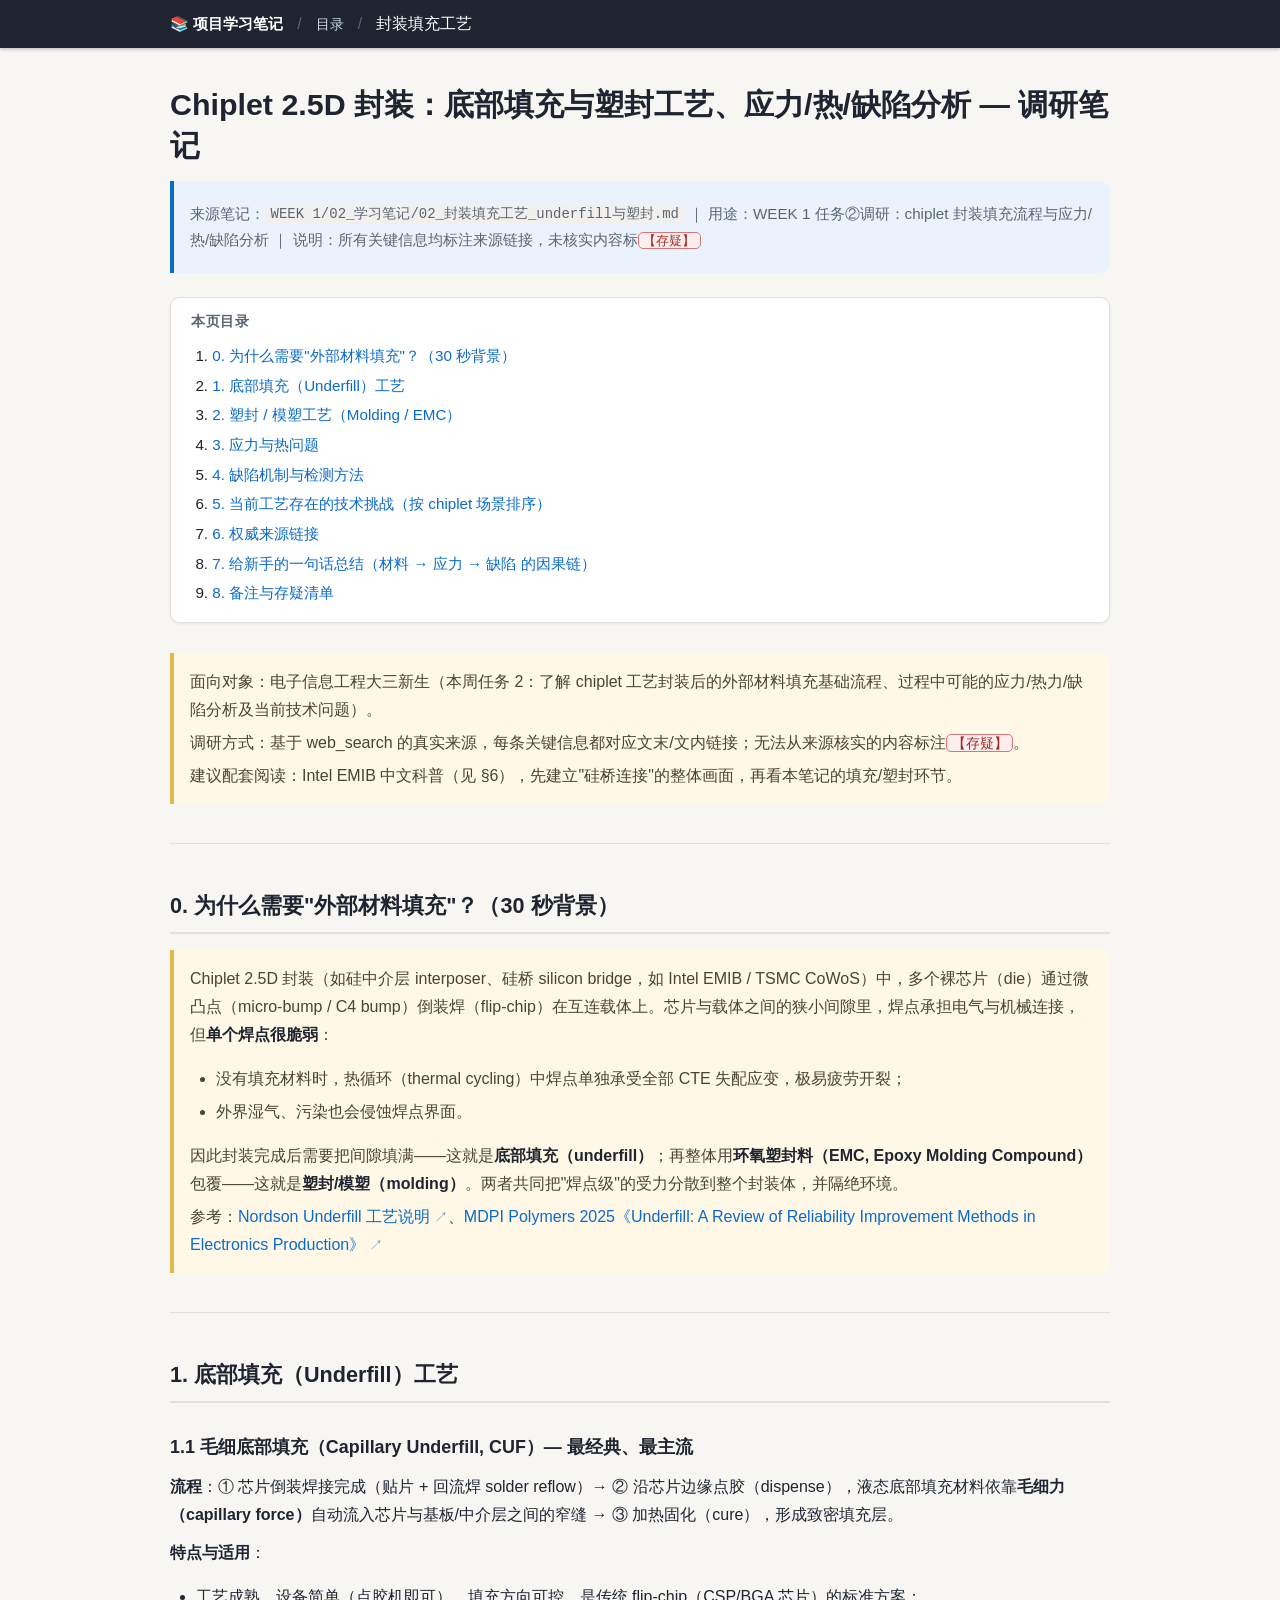
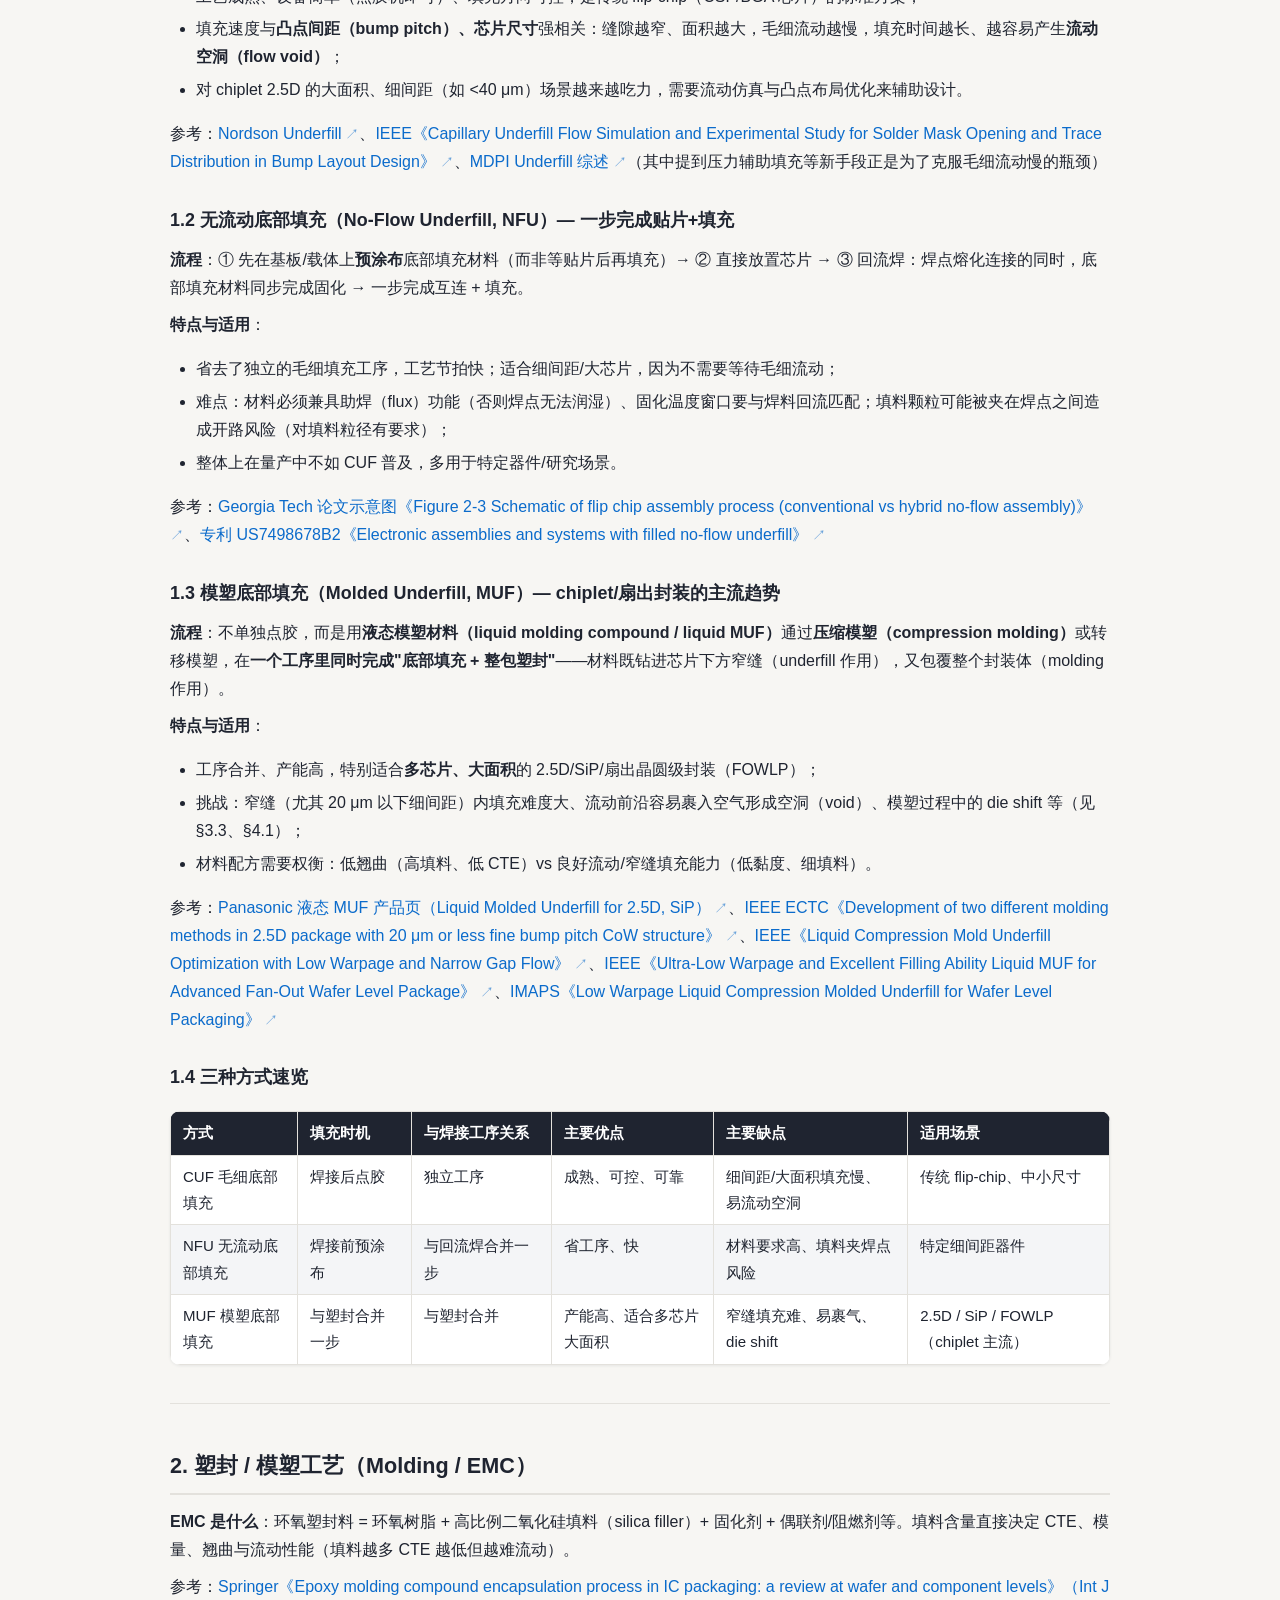
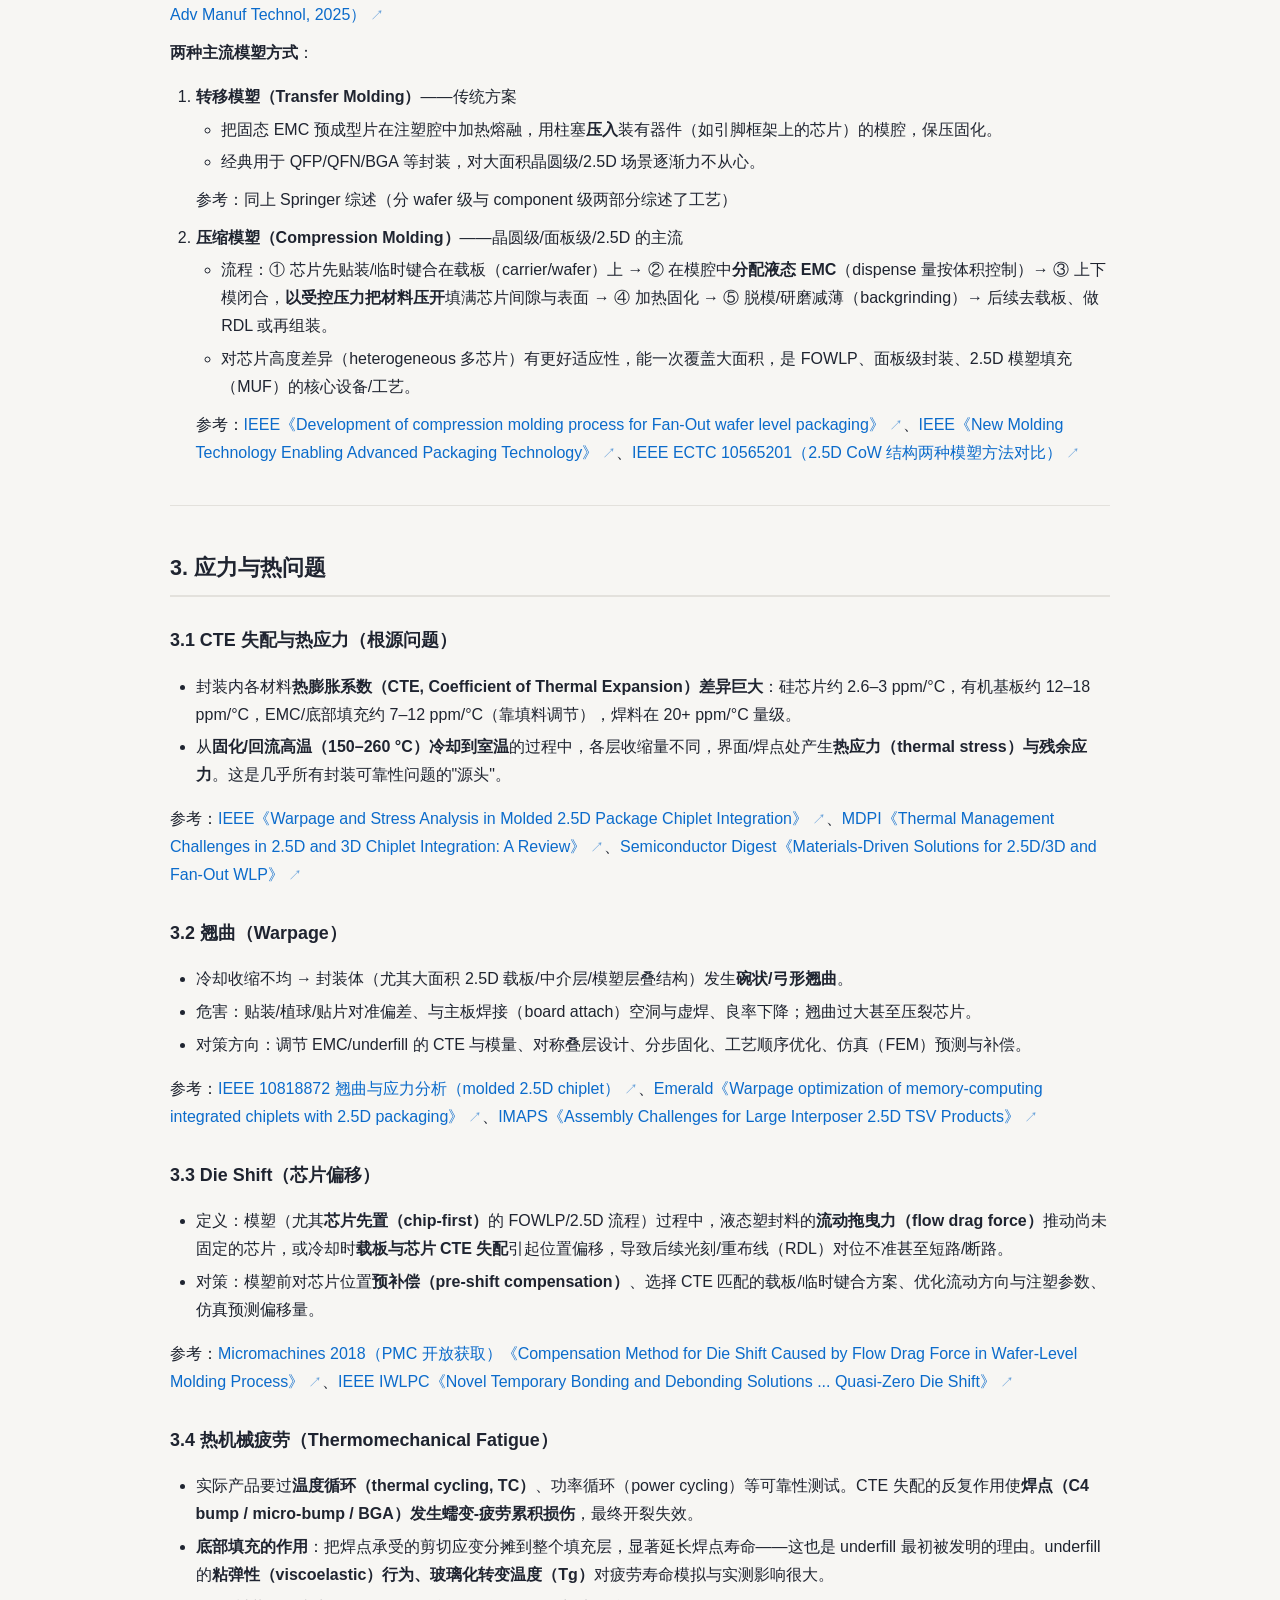
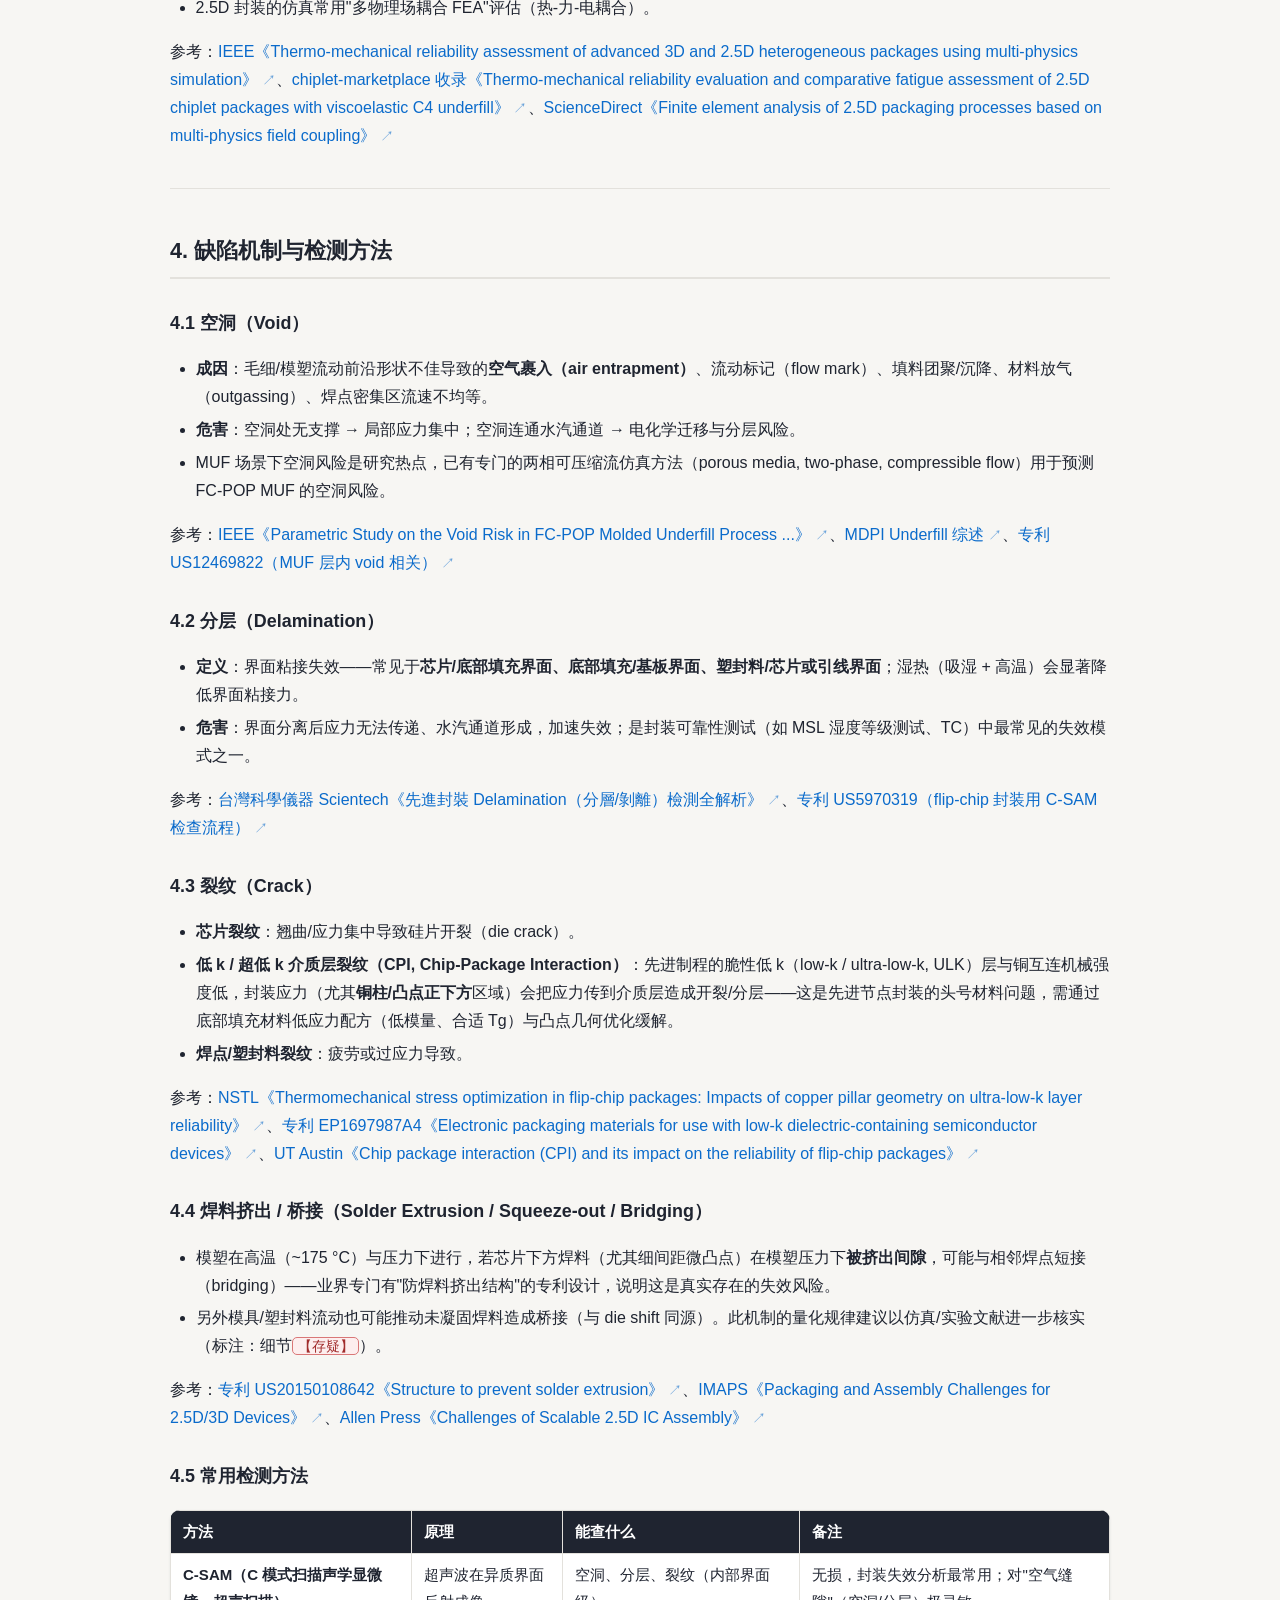
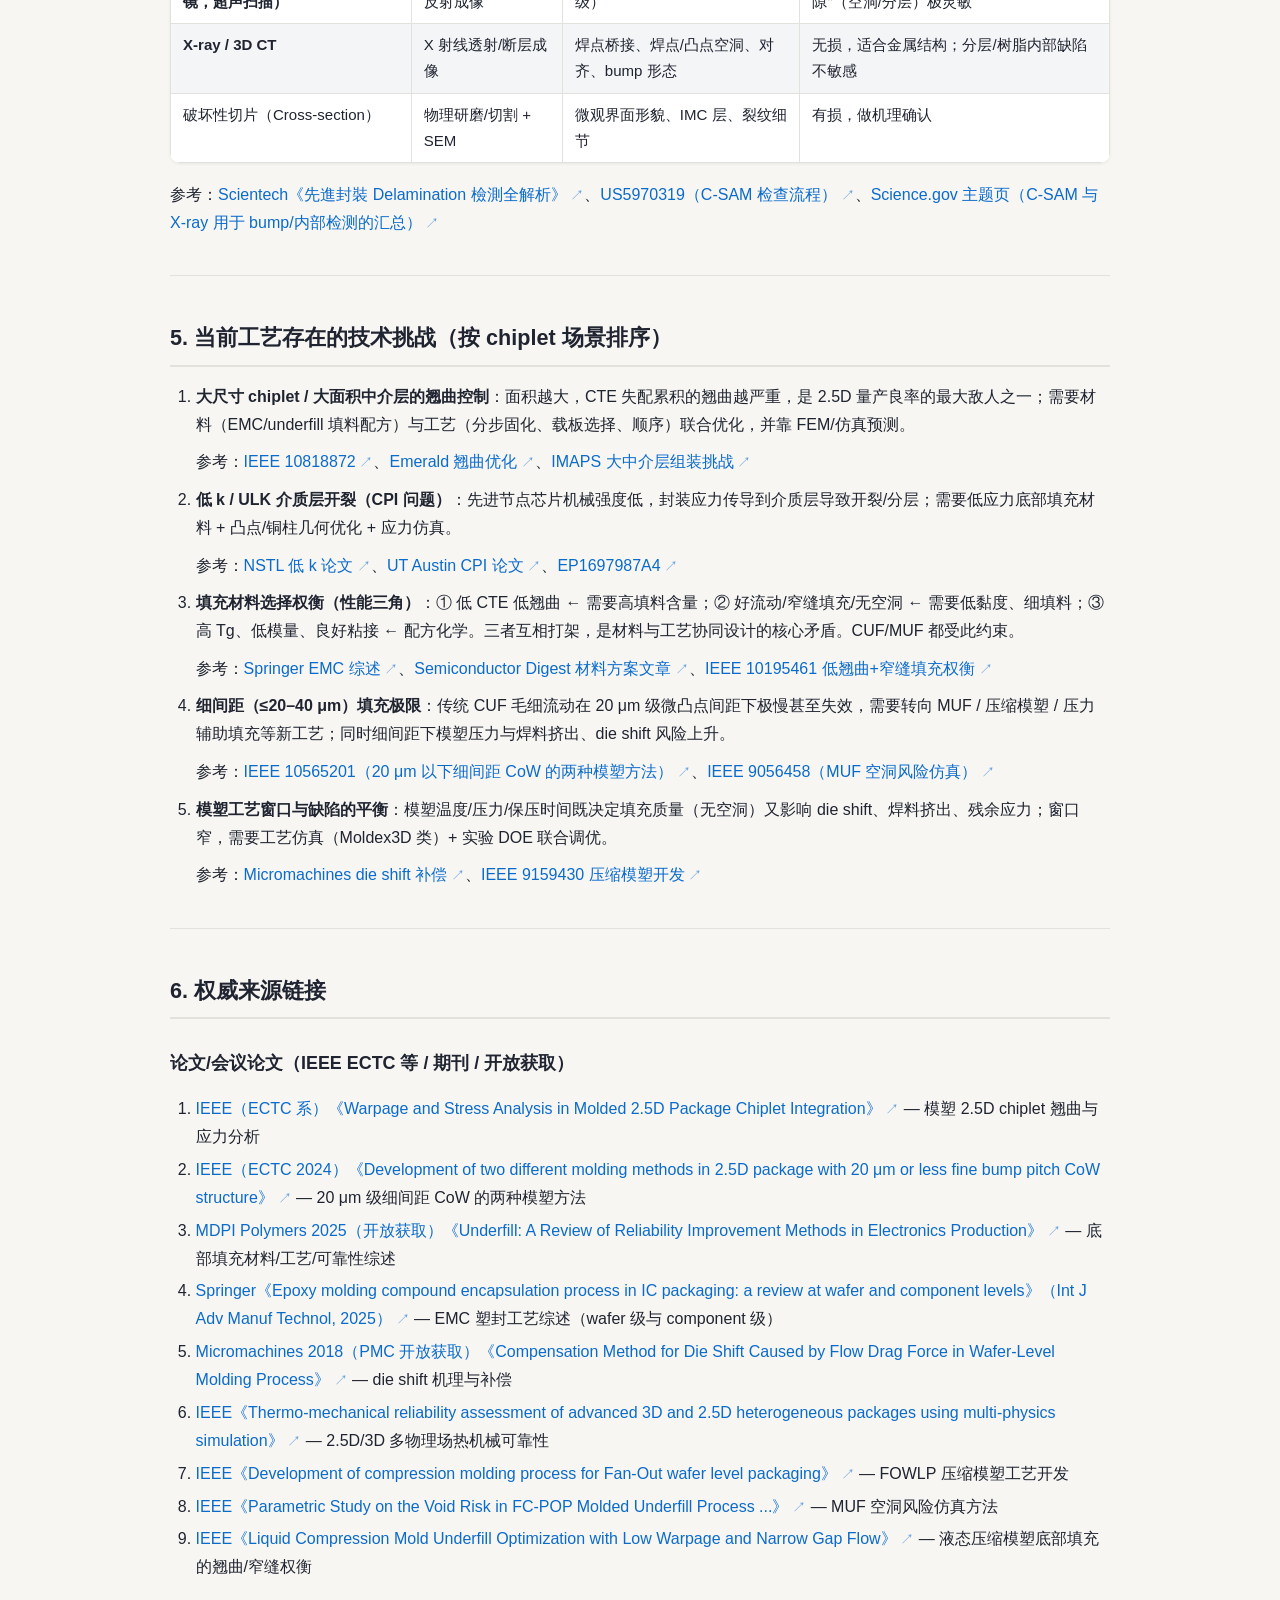
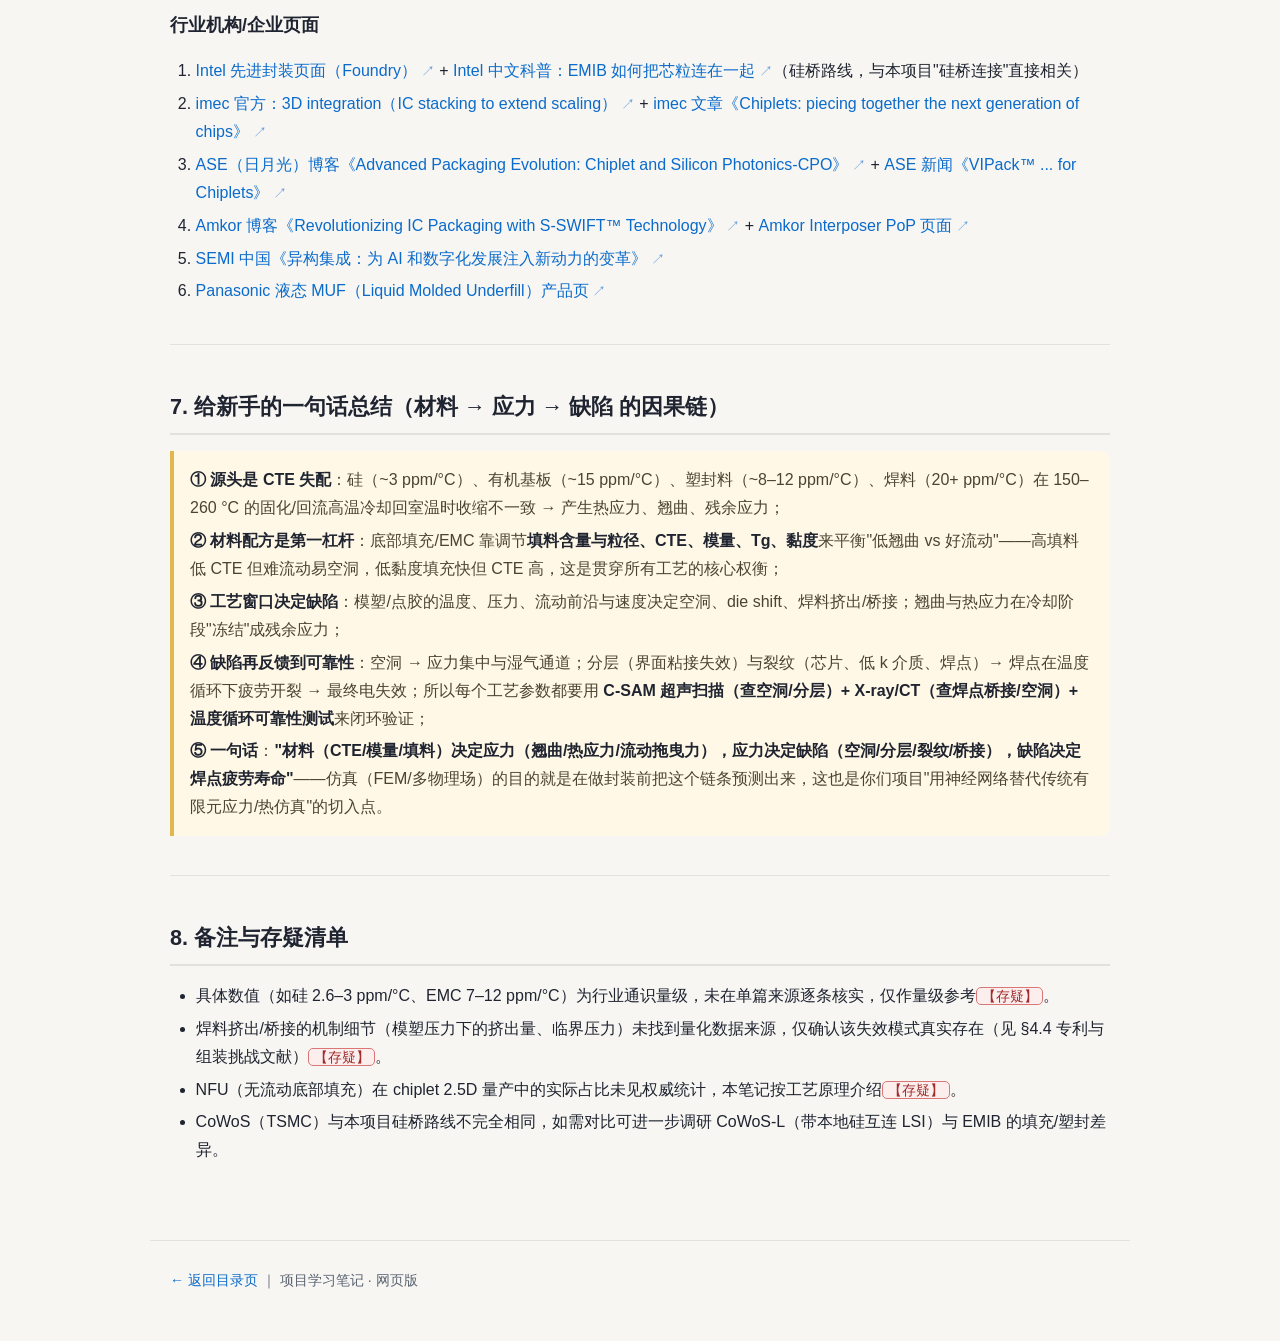
<file: chapters/02_封装填充工艺.html>
<!DOCTYPE html>
<html lang="zh-CN">
<head>
<meta charset="UTF-8">
<meta name="viewport" content="width=device-width, initial-scale=1.0">
<title>封装填充工艺 · 项目学习笔记</title>
<link rel="stylesheet" href="../assets/style.css">
</head>
<body>

<header class="site-header">
  <div class="inner">
    <span class="brand">📚 项目学习笔记</span>
    <span class="sep">/</span>
    <a href="../index.html">目录</a>
    <span class="sep">/</span>
    <span>封装填充工艺</span>
  </div>
</header>

<main>
  <!-- ① 主标题（忠实保留原文标题） -->
  <h1>Chiplet 2.5D 封装：底部填充与塑封工艺、应力/热/缺陷分析 — 调研笔记</h1>

  <!-- ② 元信息块 -->
  <div class="meta">
    <p>来源笔记：<code>WEEK 1/02_学习笔记/02_封装填充工艺_underfill与塑封.md</code> ｜ 用途：WEEK 1 任务②调研：chiplet 封装填充流程与应力/热/缺陷分析 ｜ 说明：所有关键信息均标注来源链接，未核实内容标<span class="doubt">【存疑】</span></p>
  </div>

  <!-- ③ 页内目录 -->
  <nav class="toc">
    <div class="toc-title">本页目录</div>
    <ol>
      <li><a href="#sec1">0. 为什么需要"外部材料填充"？（30 秒背景）</a></li>
      <li><a href="#sec2">1. 底部填充（Underfill）工艺</a></li>
      <li><a href="#sec3">2. 塑封 / 模塑工艺（Molding / EMC）</a></li>
      <li><a href="#sec4">3. 应力与热问题</a></li>
      <li><a href="#sec5">4. 缺陷机制与检测方法</a></li>
      <li><a href="#sec6">5. 当前工艺存在的技术挑战（按 chiplet 场景排序）</a></li>
      <li><a href="#sec7">6. 权威来源链接</a></li>
      <li><a href="#sec8">7. 给新手的一句话总结（材料 → 应力 → 缺陷 的因果链）</a></li>
      <li><a href="#sec9">8. 备注与存疑清单</a></li>
    </ol>
  </nav>

  <!-- ④ 正文 -->
  <!-- 原文开头 3 条引言（面向对象/调研方式/建议配套阅读） -->
  <blockquote>
    <p>面向对象：电子信息工程大三新生（本周任务 2：了解 chiplet 工艺封装后的外部材料填充基础流程、过程中可能的应力/热力/缺陷分析及当前技术问题）。</p>
    <p>调研方式：基于 web_search 的真实来源，每条关键信息都对应文末/文内链接；无法从来源核实的内容标注<span class="doubt">【存疑】</span>。</p>
    <p>建议配套阅读：Intel EMIB 中文科普（见 §6），先建立"硅桥连接"的整体画面，再看本笔记的填充/塑封环节。</p>
  </blockquote>

  <hr>

  <h2 id="sec1">0. 为什么需要"外部材料填充"？（30 秒背景）</h2>

  <!-- 第 0 节作为背景小结，用 blockquote 收尾呈现 -->
  <blockquote>
    <p>Chiplet 2.5D 封装（如硅中介层 interposer、硅桥 silicon bridge，如 Intel EMIB / TSMC CoWoS）中，多个裸芯片（die）通过微凸点（micro-bump / C4 bump）倒装焊（flip-chip）在互连载体上。芯片与载体之间的狭小间隙里，焊点承担电气与机械连接，但<strong>单个焊点很脆弱</strong>：</p>
    <ul>
      <li>没有填充材料时，热循环（thermal cycling）中焊点单独承受全部 CTE 失配应变，极易疲劳开裂；</li>
      <li>外界湿气、污染也会侵蚀焊点界面。</li>
    </ul>
    <p>因此封装完成后需要把间隙填满——这就是<strong>底部填充（underfill）</strong>；再整体用<strong>环氧塑封料（EMC, Epoxy Molding Compound）</strong>包覆——这就是<strong>塑封/模塑（molding）</strong>。两者共同把"焊点级"的受力分散到整个封装体，并隔绝环境。</p>
    <p>参考：<a href="https://www.nordson.com/en/divisions/electronics-solutions/your-process/fluid-types/underfill" target="_blank" rel="noopener">Nordson Underfill 工艺说明</a>、<a href="https://www.mdpi.com/2073-4360/17/16/2206" target="_blank" rel="noopener">MDPI Polymers 2025《Underfill: A Review of Reliability Improvement Methods in Electronics Production》</a></p>
  </blockquote>

  <hr>

  <h2 id="sec2">1. 底部填充（Underfill）工艺</h2>

  <h3>1.1 毛细底部填充（Capillary Underfill, CUF）— 最经典、最主流</h3>

  <p><strong>流程</strong>：① 芯片倒装焊接完成（贴片 + 回流焊 solder reflow）→ ② 沿芯片边缘点胶（dispense），液态底部填充材料依靠<strong>毛细力（capillary force）</strong>自动流入芯片与基板/中介层之间的窄缝 → ③ 加热固化（cure），形成致密填充层。</p>

  <p><strong>特点与适用</strong>：</p>
  <ul>
    <li>工艺成熟、设备简单（点胶机即可）、填充方向可控，是传统 flip-chip（CSP/BGA 芯片）的标准方案；</li>
    <li>填充速度与<strong>凸点间距（bump pitch）、芯片尺寸</strong>强相关：缝隙越窄、面积越大，毛细流动越慢，填充时间越长、越容易产生<strong>流动空洞（flow void）</strong>；</li>
    <li>对 chiplet 2.5D 的大面积、细间距（如 &lt;40 μm）场景越来越吃力，需要流动仿真与凸点布局优化来辅助设计。</li>
  </ul>
  <p>参考：<a href="https://www.nordson.com/en/divisions/electronics-solutions/your-process/fluid-types/underfill" target="_blank" rel="noopener">Nordson Underfill</a>、<a href="https://ieeexplore.ieee.org/abstract/document/10457663" target="_blank" rel="noopener">IEEE《Capillary Underfill Flow Simulation and Experimental Study for Solder Mask Opening and Trace Distribution in Bump Layout Design》</a>、<a href="https://www.mdpi.com/2073-4360/17/16/2206" target="_blank" rel="noopener">MDPI Underfill 综述</a>（其中提到压力辅助填充等新手段正是为了克服毛细流动慢的瓶颈）</p>

  <h3>1.2 无流动底部填充（No-Flow Underfill, NFU）— 一步完成贴片+填充</h3>

  <p><strong>流程</strong>：① 先在基板/载体上<strong>预涂布</strong>底部填充材料（而非等贴片后再填充）→ ② 直接放置芯片 → ③ 回流焊：焊点熔化连接的同时，底部填充材料同步完成固化 → 一步完成互连 + 填充。</p>

  <p><strong>特点与适用</strong>：</p>
  <ul>
    <li>省去了独立的毛细填充工序，工艺节拍快；适合细间距/大芯片，因为不需要等待毛细流动；</li>
    <li>难点：材料必须兼具助焊（flux）功能（否则焊点无法润湿）、固化温度窗口要与焊料回流匹配；填料颗粒可能被夹在焊点之间造成开路风险（对填料粒径有要求）；</li>
    <li>整体上在量产中不如 CUF 普及，多用于特定器件/研究场景。</li>
  </ul>
  <p>参考：<a href="https://repository.gatech.edu/server/api/core/bitstreams/fbf4c913-329e-4d03-8abb-9497057418d9/content" target="_blank" rel="noopener">Georgia Tech 论文示意图《Figure 2-3 Schematic of flip chip assembly process (conventional vs hybrid no-flow assembly)》</a>、<a href="https://patents.google.com/patent/US7498678B2/en" target="_blank" rel="noopener">专利 US7498678B2《Electronic assemblies and systems with filled no-flow underfill》</a></p>

  <h3>1.3 模塑底部填充（Molded Underfill, MUF）— chiplet/扇出封装的主流趋势</h3>

  <p><strong>流程</strong>：不单独点胶，而是用<strong>液态模塑材料（liquid molding compound / liquid MUF）</strong>通过<strong>压缩模塑（compression molding）</strong>或转移模塑，在<strong>一个工序里同时完成"底部填充 + 整包塑封"</strong>——材料既钻进芯片下方窄缝（underfill 作用），又包覆整个封装体（molding 作用）。</p>

  <p><strong>特点与适用</strong>：</p>
  <ul>
    <li>工序合并、产能高，特别适合<strong>多芯片、大面积</strong>的 2.5D/SiP/扇出晶圆级封装（FOWLP）；</li>
    <li>挑战：窄缝（尤其 20 μm 以下细间距）内填充难度大、流动前沿容易裹入空气形成空洞（void）、模塑过程中的 die shift 等（见 §3.3、§4.1）；</li>
    <li>材料配方需要权衡：低翘曲（高填料、低 CTE）vs 良好流动/窄缝填充能力（低黏度、细填料）。</li>
  </ul>
  <p>参考：<a href="https://industrial.panasonic.com/ww/electronic-materials/products/liquid-muf" target="_blank" rel="noopener">Panasonic 液态 MUF 产品页（Liquid Molded Underfill for 2.5D, SiP）</a>、<a href="https://ieeexplore.ieee.org/document/10565201" target="_blank" rel="noopener">IEEE ECTC《Development of two different molding methods in 2.5D package with 20 μm or less fine bump pitch CoW structure》</a>、<a href="https://ieeexplore.ieee.org/document/10195461" target="_blank" rel="noopener">IEEE《Liquid Compression Mold Underfill Optimization with Low Warpage and Narrow Gap Flow》</a>、<a href="https://ieeexplore.ieee.org/document/8913990" target="_blank" rel="noopener">IEEE《Ultra-Low Warpage and Excellent Filling Ability Liquid MUF for Advanced Fan-Out Wafer Level Package》</a>、<a href="https://imapsource.org/article/129614-low-warpage-liquid-compression-molded-underfill-for-wafer-level-packaging.pdf" target="_blank" rel="noopener">IMAPS《Low Warpage Liquid Compression Molded Underfill for Wafer Level Packaging》</a></p>

  <h3>1.4 三种方式速览</h3>

  <div class="table-wrap">
    <table>
      <thead>
        <tr><th>方式</th><th>填充时机</th><th>与焊接工序关系</th><th>主要优点</th><th>主要缺点</th><th>适用场景</th></tr>
      </thead>
      <tbody>
        <tr><td>CUF 毛细底部填充</td><td>焊接后点胶</td><td>独立工序</td><td>成熟、可控、可靠</td><td>细间距/大面积填充慢、易流动空洞</td><td>传统 flip-chip、中小尺寸</td></tr>
        <tr><td>NFU 无流动底部填充</td><td>焊接前预涂布</td><td>与回流焊合并一步</td><td>省工序、快</td><td>材料要求高、填料夹焊点风险</td><td>特定细间距器件</td></tr>
        <tr><td>MUF 模塑底部填充</td><td>与塑封合并一步</td><td>与塑封合并</td><td>产能高、适合多芯片大面积</td><td>窄缝填充难、易裹气、die shift</td><td>2.5D / SiP / FOWLP（chiplet 主流）</td></tr>
      </tbody>
    </table>
  </div>

  <hr>

  <h2 id="sec3">2. 塑封 / 模塑工艺（Molding / EMC）</h2>

  <p><strong>EMC 是什么</strong>：环氧塑封料 = 环氧树脂 + 高比例二氧化硅填料（silica filler）+ 固化剂 + 偶联剂/阻燃剂等。填料含量直接决定 CTE、模量、翘曲与流动性能（填料越多 CTE 越低但越难流动）。</p>
  <p>参考：<a href="https://link.springer.com/article/10.1007/s00170-025-17196-x" target="_blank" rel="noopener">Springer《Epoxy molding compound encapsulation process in IC packaging: a review at wafer and component levels》（Int J Adv Manuf Technol, 2025）</a></p>

  <p><strong>两种主流模塑方式</strong>：</p>

  <ol>
    <li><strong>转移模塑（Transfer Molding）</strong>——传统方案
      <ul>
        <li>把固态 EMC 预成型片在注塑腔中加热熔融，用柱塞<strong>压入</strong>装有器件（如引脚框架上的芯片）的模腔，保压固化。</li>
        <li>经典用于 QFP/QFN/BGA 等封装，对大面积晶圆级/2.5D 场景逐渐力不从心。</li>
      </ul>
      <p>参考：同上 Springer 综述（分 wafer 级与 component 级两部分综述了工艺）</p>
    </li>
    <li><strong>压缩模塑（Compression Molding）</strong>——晶圆级/面板级/2.5D 的主流
      <ul>
        <li>流程：① 芯片先贴装/临时键合在载板（carrier/wafer）上 → ② 在模腔中<strong>分配液态 EMC</strong>（dispense 量按体积控制）→ ③ 上下模闭合，<strong>以受控压力把材料压开</strong>填满芯片间隙与表面 → ④ 加热固化 → ⑤ 脱模/研磨减薄（backgrinding）→ 后续去载板、做 RDL 或再组装。</li>
        <li>对芯片高度差异（heterogeneous 多芯片）有更好适应性，能一次覆盖大面积，是 FOWLP、面板级封装、2.5D 模塑填充（MUF）的核心设备/工艺。</li>
      </ul>
      <p>参考：<a href="https://ieeexplore.ieee.org/document/9159430" target="_blank" rel="noopener">IEEE《Development of compression molding process for Fan-Out wafer level packaging》</a>、<a href="https://ieeexplore.ieee.org/document/9159252" target="_blank" rel="noopener">IEEE《New Molding Technology Enabling Advanced Packaging Technology》</a>、<a href="https://ieeexplore.ieee.org/document/10565201" target="_blank" rel="noopener">IEEE ECTC 10565201（2.5D CoW 结构两种模塑方法对比）</a></p>
    </li>
  </ol>

  <hr>

  <h2 id="sec4">3. 应力与热问题</h2>

  <h3>3.1 CTE 失配与热应力（根源问题）</h3>

  <ul>
    <li>封装内各材料<strong>热膨胀系数（CTE, Coefficient of Thermal Expansion）差异巨大</strong>：硅芯片约 2.6–3 ppm/°C，有机基板约 12–18 ppm/°C，EMC/底部填充约 7–12 ppm/°C（靠填料调节），焊料在 20+ ppm/°C 量级。</li>
    <li>从<strong>固化/回流高温（150–260 °C）冷却到室温</strong>的过程中，各层收缩量不同，界面/焊点处产生<strong>热应力（thermal stress）与残余应力</strong>。这是几乎所有封装可靠性问题的"源头"。</li>
  </ul>
  <p>参考：<a href="https://ieeexplore.ieee.org/document/10818872" target="_blank" rel="noopener">IEEE《Warpage and Stress Analysis in Molded 2.5D Package Chiplet Integration》</a>、<a href="https://www.mdpi.com/2673-4117/6/12/373" target="_blank" rel="noopener">MDPI《Thermal Management Challenges in 2.5D and 3D Chiplet Integration: A Review》</a>、<a href="https://www.semiconductor-digest.com/materials-driven-solutions-for-2-5d-3d-and-fan-out-wlp/" target="_blank" rel="noopener">Semiconductor Digest《Materials-Driven Solutions for 2.5D/3D and Fan-Out WLP》</a></p>

  <h3>3.2 翘曲（Warpage）</h3>

  <ul>
    <li>冷却收缩不均 → 封装体（尤其大面积 2.5D 载板/中介层/模塑层叠结构）发生<strong>碗状/弓形翘曲</strong>。</li>
    <li>危害：贴装/植球/贴片对准偏差、与主板焊接（board attach）空洞与虚焊、良率下降；翘曲过大甚至压裂芯片。</li>
    <li>对策方向：调节 EMC/underfill 的 CTE 与模量、对称叠层设计、分步固化、工艺顺序优化、仿真（FEM）预测与补偿。</li>
  </ul>
  <p>参考：<a href="https://ieeexplore.ieee.org/document/10818872" target="_blank" rel="noopener">IEEE 10818872 翘曲与应力分析（molded 2.5D chiplet）</a>、<a href="https://www.emerald.com/ssmt/article-abstract/37/3/205/1264332/" target="_blank" rel="noopener">Emerald《Warpage optimization of memory-computing integrated chiplets with 2.5D packaging》</a>、<a href="https://meridian.allenpress.com/imaps-conferences/article/2012/DPC/000347/26204/Assembly-Challenges-for-Large-Interposer-2-5D-TSV" target="_blank" rel="noopener">IMAPS《Assembly Challenges for Large Interposer 2.5D TSV Products》</a></p>

  <h3>3.3 Die Shift（芯片偏移）</h3>

  <ul>
    <li>定义：模塑（尤其<strong>芯片先置（chip-first）</strong>的 FOWLP/2.5D 流程）过程中，液态塑封料的<strong>流动拖曳力（flow drag force）</strong>推动尚未固定的芯片，或冷却时<strong>载板与芯片 CTE 失配</strong>引起位置偏移，导致后续光刻/重布线（RDL）对位不准甚至短路/断路。</li>
    <li>对策：模塑前对芯片位置<strong>预补偿（pre-shift compensation）</strong>、选择 CTE 匹配的载板/临时键合方案、优化流动方向与注塑参数、仿真预测偏移量。</li>
  </ul>
  <p>参考：<a href="https://pmc.ncbi.nlm.nih.gov/articles/PMC6190190/" target="_blank" rel="noopener">Micromachines 2018（PMC 开放获取）《Compensation Method for Die Shift Caused by Flow Drag Force in Wafer-Level Molding Process》</a>、<a href="https://ieeexplore.ieee.org/abstract/document/8914144" target="_blank" rel="noopener">IEEE IWLPC《Novel Temporary Bonding and Debonding Solutions ... Quasi-Zero Die Shift》</a></p>

  <h3>3.4 热机械疲劳（Thermomechanical Fatigue）</h3>

  <ul>
    <li>实际产品要过<strong>温度循环（thermal cycling, TC）</strong>、功率循环（power cycling）等可靠性测试。CTE 失配的反复作用使<strong>焊点（C4 bump / micro-bump / BGA）发生蠕变-疲劳累积损伤</strong>，最终开裂失效。</li>
    <li><strong>底部填充的作用</strong>：把焊点承受的剪切应变分摊到整个填充层，显著延长焊点寿命——这也是 underfill 最初被发明的理由。underfill 的<strong>粘弹性（viscoelastic）行为、玻璃化转变温度（Tg）</strong>对疲劳寿命模拟与实测影响很大。</li>
    <li>2.5D 封装的仿真常用"多物理场耦合 FEA"评估（热-力-电耦合）。</li>
  </ul>
  <p>参考：<a href="https://ieeexplore.ieee.org/document/11496578" target="_blank" rel="noopener">IEEE《Thermo-mechanical reliability assessment of advanced 3D and 2.5D heterogeneous packages using multi-physics simulation》</a>、<a href="https://chiplet-marketplace.com/library/article/thermo-mechanical-reliability-evaluation-and-comparative-fatigue-assessment-of-2-5d-chiplet-packages-with-viscoelastic-c4-underfill" target="_blank" rel="noopener">chiplet-marketplace 收录《Thermo-mechanical reliability evaluation and comparative fatigue assessment of 2.5D chiplet packages with viscoelastic C4 underfill》</a>、<a href="https://www.sciencedirect.com/science/article/abs/pii/S0026271424002105" target="_blank" rel="noopener">ScienceDirect《Finite element analysis of 2.5D packaging processes based on multi-physics field coupling》</a></p>

  <hr>

  <h2 id="sec5">4. 缺陷机制与检测方法</h2>

  <h3>4.1 空洞（Void）</h3>

  <ul>
    <li><strong>成因</strong>：毛细/模塑流动前沿形状不佳导致的<strong>空气裹入（air entrapment）</strong>、流动标记（flow mark）、填料团聚/沉降、材料放气（outgassing）、焊点密集区流速不均等。</li>
    <li><strong>危害</strong>：空洞处无支撑 → 局部应力集中；空洞连通水汽通道 → 电化学迁移与分层风险。</li>
    <li>MUF 场景下空洞风险是研究热点，已有专门的两相可压缩流仿真方法（porous media, two-phase, compressible flow）用于预测 FC-POP MUF 的空洞风险。</li>
  </ul>
  <p>参考：<a href="https://ieeexplore.ieee.org/document/9056458" target="_blank" rel="noopener">IEEE《Parametric Study on the Void Risk in FC-POP Molded Underfill Process ...》</a>、<a href="https://www.mdpi.com/2073-4360/17/16/2206" target="_blank" rel="noopener">MDPI Underfill 综述</a>、<a href="https://patents.google.com/patent/US12469822" target="_blank" rel="noopener">专利 US12469822（MUF 层内 void 相关）</a></p>

  <h3>4.2 分层（Delamination）</h3>

  <ul>
    <li><strong>定义</strong>：界面粘接失效——常见于<strong>芯片/底部填充界面、底部填充/基板界面、塑封料/芯片或引线界面</strong>；湿热（吸湿 + 高温）会显著降低界面粘接力。</li>
    <li><strong>危害</strong>：界面分离后应力无法传递、水汽通道形成，加速失效；是封装可靠性测试（如 MSL 湿度等级测试、TC）中最常见的失效模式之一。</li>
  </ul>
  <p>参考：<a href="https://www.scientech.com.tw/zh-hant/PressCenter/Technology/Newsletter/TechNews-278" target="_blank" rel="noopener">台灣科學儀器 Scientech《先進封裝 Delamination（分層/剝離）檢測全解析》</a>、<a href="https://patents.google.com/patent/US5970319" target="_blank" rel="noopener">专利 US5970319（flip-chip 封装用 C-SAM 检查流程）</a></p>

  <h3>4.3 裂纹（Crack）</h3>

  <ul>
    <li><strong>芯片裂纹</strong>：翘曲/应力集中导致硅片开裂（die crack）。</li>
    <li><strong>低 k / 超低 k 介质层裂纹（CPI, Chip-Package Interaction）</strong>：先进制程的脆性低 k（low-k / ultra-low-k, ULK）层与铜互连机械强度低，封装应力（尤其<strong>铜柱/凸点正下方</strong>区域）会把应力传到介质层造成开裂/分层——这是先进节点封装的头号材料问题，需通过底部填充材料低应力配方（低模量、合适 Tg）与凸点几何优化缓解。</li>
    <li><strong>焊点/塑封料裂纹</strong>：疲劳或过应力导致。</li>
  </ul>
  <p>参考：<a href="https://gz.nstl.gov.cn/paper_detail.html?id=e9387faf074801c4f36df4c437f1587f" target="_blank" rel="noopener">NSTL《Thermomechanical stress optimization in flip-chip packages: Impacts of copper pillar geometry on ultra-low-k layer reliability》</a>、<a href="https://patents.google.com/patent/EP1697987A4/en" target="_blank" rel="noopener">专利 EP1697987A4《Electronic packaging materials for use with low-k dielectric-containing semiconductor devices》</a>、<a href="https://repositories.lib.utexas.edu/items/5ae9e6e3-5173-445d-831c-bce54bf63640" target="_blank" rel="noopener">UT Austin《Chip package interaction (CPI) and its impact on the reliability of flip-chip packages》</a></p>

  <h3>4.4 焊料挤出 / 桥接（Solder Extrusion / Squeeze-out / Bridging）</h3>

  <ul>
    <li>模塑在高温（~175 °C）与压力下进行，若芯片下方焊料（尤其细间距微凸点）在模塑压力下<strong>被挤出间隙</strong>，可能与相邻焊点短接（bridging）——业界专门有"防焊料挤出结构"的专利设计，说明这是真实存在的失效风险。</li>
    <li>另外模具/塑封料流动也可能推动未凝固焊料造成桥接（与 die shift 同源）。此机制的量化规律建议以仿真/实验文献进一步核实（标注：细节<span class="doubt">【存疑】</span>）。</li>
  </ul>
  <p>参考：<a href="https://patents.google.com/patent/US20150108642" target="_blank" rel="noopener">专利 US20150108642《Structure to prevent solder extrusion》</a>、<a href="https://discovery.researcher.life/article/packaging-and-assembly-challenges-for-2-5d-3d-devices/8bdd2ba76ed43e3fbd8565901607ba33" target="_blank" rel="noopener">IMAPS《Packaging and Assembly Challenges for 2.5D/3D Devices》</a>、<a href="https://meridian.allenpress.com/jmep/article-split/12/3/123/36538/" target="_blank" rel="noopener">Allen Press《Challenges of Scalable 2.5D IC Assembly》</a></p>

  <h3>4.5 常用检测方法</h3>

  <div class="table-wrap">
    <table>
      <thead>
        <tr><th>方法</th><th>原理</th><th>能查什么</th><th>备注</th></tr>
      </thead>
      <tbody>
        <tr><td><strong>C-SAM（C 模式扫描声学显微镜，超声扫描）</strong></td><td>超声波在异质界面反射成像</td><td>空洞、分层、裂纹（内部界面级）</td><td>无损，封装失效分析最常用；对"空气缝隙"（空洞/分层）极灵敏</td></tr>
        <tr><td><strong>X-ray / 3D CT</strong></td><td>X 射线透射/断层成像</td><td>焊点桥接、焊点/凸点空洞、对齐、bump 形态</td><td>无损，适合金属结构；分层/树脂内部缺陷不敏感</td></tr>
        <tr><td>破坏性切片（Cross-section）</td><td>物理研磨/切割 + SEM</td><td>微观界面形貌、IMC 层、裂纹细节</td><td>有损，做机理确认</td></tr>
      </tbody>
    </table>
  </div>

  <p>参考：<a href="https://www.scientech.com.tw/zh-hant/PressCenter/Technology/Newsletter/TechNews-278" target="_blank" rel="noopener">Scientech《先進封裝 Delamination 檢測全解析》</a>、<a href="https://patents.google.com/patent/US5970319" target="_blank" rel="noopener">US5970319（C-SAM 检查流程）</a>、<a href="https://www.science.gov/topicpages/m/micro+flip-chip+solder" target="_blank" rel="noopener">Science.gov 主题页（C-SAM 与 X-ray 用于 bump/内部检测的汇总）</a></p>

  <hr>

  <h2 id="sec6">5. 当前工艺存在的技术挑战（按 chiplet 场景排序）</h2>

  <ol>
    <li><strong>大尺寸 chiplet / 大面积中介层的翘曲控制</strong>：面积越大，CTE 失配累积的翘曲越严重，是 2.5D 量产良率的最大敌人之一；需要材料（EMC/underfill 填料配方）与工艺（分步固化、载板选择、顺序）联合优化，并靠 FEM/仿真预测。
      <p>参考：<a href="https://ieeexplore.ieee.org/document/10818872" target="_blank" rel="noopener">IEEE 10818872</a>、<a href="https://www.emerald.com/ssmt/article-abstract/37/3/205/1264332/" target="_blank" rel="noopener">Emerald 翘曲优化</a>、<a href="https://meridian.allenpress.com/imaps-conferences/article/2012/DPC/000347/26204/Assembly-Challenges-for-Large-Interposer-2-5D-TSV" target="_blank" rel="noopener">IMAPS 大中介层组装挑战</a></p>
    </li>
    <li><strong>低 k / ULK 介质层开裂（CPI 问题）</strong>：先进节点芯片机械强度低，封装应力传导到介质层导致开裂/分层；需要低应力底部填充材料 + 凸点/铜柱几何优化 + 应力仿真。
      <p>参考：<a href="https://gz.nstl.gov.cn/paper_detail.html?id=e9387faf074801c4f36df4c437f1587f" target="_blank" rel="noopener">NSTL 低 k 论文</a>、<a href="https://repositories.lib.utexas.edu/items/5ae9e6e3-5173-445d-831c-bce54bf63640" target="_blank" rel="noopener">UT Austin CPI 论文</a>、<a href="https://patents.google.com/patent/EP1697987A4/en" target="_blank" rel="noopener">EP1697987A4</a></p>
    </li>
    <li><strong>填充材料选择权衡（性能三角）</strong>：① 低 CTE 低翘曲 ← 需要高填料含量；② 好流动/窄缝填充/无空洞 ← 需要低黏度、细填料；③ 高 Tg、低模量、良好粘接 ← 配方化学。三者互相打架，是材料与工艺协同设计的核心矛盾。CUF/MUF 都受此约束。
      <p>参考：<a href="https://link.springer.com/article/10.1007/s00170-025-17196-x" target="_blank" rel="noopener">Springer EMC 综述</a>、<a href="https://www.semiconductor-digest.com/materials-driven-solutions-for-2-5d-3d-and-fan-out-wlp/" target="_blank" rel="noopener">Semiconductor Digest 材料方案文章</a>、<a href="https://ieeexplore.ieee.org/document/10195461" target="_blank" rel="noopener">IEEE 10195461 低翘曲+窄缝填充权衡</a></p>
    </li>
    <li><strong>细间距（≤20–40 μm）填充极限</strong>：传统 CUF 毛细流动在 20 μm 级微凸点间距下极慢甚至失效，需要转向 MUF / 压缩模塑 / 压力辅助填充等新工艺；同时细间距下模塑压力与焊料挤出、die shift 风险上升。
      <p>参考：<a href="https://ieeexplore.ieee.org/document/10565201" target="_blank" rel="noopener">IEEE 10565201（20 μm 以下细间距 CoW 的两种模塑方法）</a>、<a href="https://ieeexplore.ieee.org/document/9056458" target="_blank" rel="noopener">IEEE 9056458（MUF 空洞风险仿真）</a></p>
    </li>
    <li><strong>模塑工艺窗口与缺陷的平衡</strong>：模塑温度/压力/保压时间既决定填充质量（无空洞）又影响 die shift、焊料挤出、残余应力；窗口窄，需要工艺仿真（Moldex3D 类）+ 实验 DOE 联合调优。
      <p>参考：<a href="https://pmc.ncbi.nlm.nih.gov/articles/PMC6190190/" target="_blank" rel="noopener">Micromachines die shift 补偿</a>、<a href="https://ieeexplore.ieee.org/document/9159430" target="_blank" rel="noopener">IEEE 9159430 压缩模塑开发</a></p>
    </li>
  </ol>

  <hr>

  <h2 id="sec7">6. 权威来源链接</h2>

  <h3>论文/会议论文（IEEE ECTC 等 / 期刊 / 开放获取）</h3>

  <ol>
    <li><a href="https://ieeexplore.ieee.org/document/10818872" target="_blank" rel="noopener">IEEE（ECTC 系）《Warpage and Stress Analysis in Molded 2.5D Package Chiplet Integration》</a> — 模塑 2.5D chiplet 翘曲与应力分析</li>
    <li><a href="https://ieeexplore.ieee.org/document/10565201" target="_blank" rel="noopener">IEEE（ECTC 2024）《Development of two different molding methods in 2.5D package with 20 μm or less fine bump pitch CoW structure》</a> — 20 μm 级细间距 CoW 的两种模塑方法</li>
    <li><a href="https://www.mdpi.com/2073-4360/17/16/2206" target="_blank" rel="noopener">MDPI Polymers 2025（开放获取）《Underfill: A Review of Reliability Improvement Methods in Electronics Production》</a> — 底部填充材料/工艺/可靠性综述</li>
    <li><a href="https://link.springer.com/article/10.1007/s00170-025-17196-x" target="_blank" rel="noopener">Springer《Epoxy molding compound encapsulation process in IC packaging: a review at wafer and component levels》（Int J Adv Manuf Technol, 2025）</a> — EMC 塑封工艺综述（wafer 级与 component 级）</li>
    <li><a href="https://pmc.ncbi.nlm.nih.gov/articles/PMC6190190/" target="_blank" rel="noopener">Micromachines 2018（PMC 开放获取）《Compensation Method for Die Shift Caused by Flow Drag Force in Wafer-Level Molding Process》</a> — die shift 机理与补偿</li>
    <li><a href="https://ieeexplore.ieee.org/document/11496578" target="_blank" rel="noopener">IEEE《Thermo-mechanical reliability assessment of advanced 3D and 2.5D heterogeneous packages using multi-physics simulation》</a> — 2.5D/3D 多物理场热机械可靠性</li>
    <li><a href="https://ieeexplore.ieee.org/document/9159430" target="_blank" rel="noopener">IEEE《Development of compression molding process for Fan-Out wafer level packaging》</a> — FOWLP 压缩模塑工艺开发</li>
    <li><a href="https://ieeexplore.ieee.org/document/9056458" target="_blank" rel="noopener">IEEE《Parametric Study on the Void Risk in FC-POP Molded Underfill Process ...》</a> — MUF 空洞风险仿真方法</li>
    <li><a href="https://ieeexplore.ieee.org/document/10195461" target="_blank" rel="noopener">IEEE《Liquid Compression Mold Underfill Optimization with Low Warpage and Narrow Gap Flow》</a> — 液态压缩模塑底部填充的翘曲/窄缝权衡</li>
  </ol>

  <h3>行业机构/企业页面</h3>

  <ol>
    <li><a href="https://www.intel.com/content/www/us/en/foundry/packaging.htm" target="_blank" rel="noopener">Intel 先进封装页面（Foundry）</a> + <a href="https://newsroom.intel.com/zh-cn/in-science-education/5%e5%88%86%e9%92%9fin%e7%a7%91%e6%99%ae-%e5%bd%93%e8%8a%af%e7%b2%92%e5%bc%80%e5%a7%8b%e7%bb%84%e5%9b%a2%e4%bd%9c%e6%88%98emib%e6%98%af%e5%a6%82%e4%bd%95%e6%8a%8a%e5%ae%83" target="_blank" rel="noopener">Intel 中文科普：EMIB 如何把芯粒连在一起</a>（硅桥路线，与本项目"硅桥连接"直接相关）</li>
    <li><a href="https://www.imec-int.com/en/expertise/cmos-advanced/connect/3d-integration" target="_blank" rel="noopener">imec 官方：3D integration（IC stacking to extend scaling）</a> + <a href="https://www.imec-int.com/en/articles/chiplets-piecing-together-next-generation-chips-part-i" target="_blank" rel="noopener">imec 文章《Chiplets: piecing together the next generation of chips》</a></li>
    <li><a href="https://ase.aseglobal.com/blog/technology/advanced-packaging-for-ai-chiplet-and-cpo/" target="_blank" rel="noopener">ASE（日月光）博客《Advanced Packaging Evolution: Chiplet and Silicon Photonics-CPO》</a> + <a href="https://www.aseglobal.com/press-room/advanced-interconnect-tech-for-chiplets" target="_blank" rel="noopener">ASE 新闻《VIPack™ ... for Chiplets》</a></li>
    <li><a href="https://amkor.com/blog/revolutionizing-ic-packaging-with-s-swift-technology/" target="_blank" rel="noopener">Amkor 博客《Revolutionizing IC Packaging with S-SWIFT™ Technology》</a> + <a href="https://amkor.com/packaging/laminate/interposer-pop/" target="_blank" rel="noopener">Amkor Interposer PoP 页面</a></li>
    <li><a href="https://www.semi.org.cn/site/semi/article/71b132044b064b7a880c20675f5d5ede.html" target="_blank" rel="noopener">SEMI 中国《异构集成：为 AI 和数字化发展注入新动力的变革》</a></li>
    <li><a href="https://industrial.panasonic.com/ww/electronic-materials/products/liquid-muf" target="_blank" rel="noopener">Panasonic 液态 MUF（Liquid Molded Underfill）产品页</a></li>
  </ol>

  <hr>

  <h2 id="sec8">7. 给新手的一句话总结（材料 → 应力 → 缺陷 的因果链）</h2>

  <blockquote>
    <p><strong>① 源头是 CTE 失配</strong>：硅（~3 ppm/°C）、有机基板（~15 ppm/°C）、塑封料（~8–12 ppm/°C）、焊料（20+ ppm/°C）在 150–260 °C 的固化/回流高温冷却回室温时收缩不一致 → 产生热应力、翘曲、残余应力；</p>
    <p><strong>② 材料配方是第一杠杆</strong>：底部填充/EMC 靠调节<strong>填料含量与粒径、CTE、模量、Tg、黏度</strong>来平衡"低翘曲 vs 好流动"——高填料低 CTE 但难流动易空洞，低黏度填充快但 CTE 高，这是贯穿所有工艺的核心权衡；</p>
    <p><strong>③ 工艺窗口决定缺陷</strong>：模塑/点胶的温度、压力、流动前沿与速度决定空洞、die shift、焊料挤出/桥接；翘曲与热应力在冷却阶段"冻结"成残余应力；</p>
    <p><strong>④ 缺陷再反馈到可靠性</strong>：空洞 → 应力集中与湿气通道；分层（界面粘接失效）与裂纹（芯片、低 k 介质、焊点）→ 焊点在温度循环下疲劳开裂 → 最终电失效；所以每个工艺参数都要用 <strong>C-SAM 超声扫描（查空洞/分层）+ X-ray/CT（查焊点桥接/空洞）+ 温度循环可靠性测试</strong>来闭环验证；</p>
    <p><strong>⑤ 一句话</strong>：<strong>"材料（CTE/模量/填料）决定应力（翘曲/热应力/流动拖曳力），应力决定缺陷（空洞/分层/裂纹/桥接），缺陷决定焊点疲劳寿命"</strong>——仿真（FEM/多物理场）的目的就是在做封装前把这个链条预测出来，这也是你们项目"用神经网络替代传统有限元应力/热仿真"的切入点。</p>
  </blockquote>

  <hr>

  <h2 id="sec9">8. 备注与存疑清单</h2>

  <ul>
    <li>具体数值（如硅 2.6–3 ppm/°C、EMC 7–12 ppm/°C）为行业通识量级，未在单篇来源逐条核实，仅作量级参考<span class="doubt">【存疑】</span>。</li>
    <li>焊料挤出/桥接的机制细节（模塑压力下的挤出量、临界压力）未找到量化数据来源，仅确认该失效模式真实存在（见 §4.4 专利与组装挑战文献）<span class="doubt">【存疑】</span>。</li>
    <li>NFU（无流动底部填充）在 chiplet 2.5D 量产中的实际占比未见权威统计，本笔记按工艺原理介绍<span class="doubt">【存疑】</span>。</li>
    <li>CoWoS（TSMC）与本项目硅桥路线不完全相同，如需对比可进一步调研 CoWoS-L（带本地硅互连 LSI）与 EMIB 的填充/塑封差异。</li>
  </ul>
</main>

<footer>
  <p><a href="../index.html">← 返回目录页</a> ｜ 项目学习笔记 · 网页版</p>
</footer>

</body>
</html>
</file>
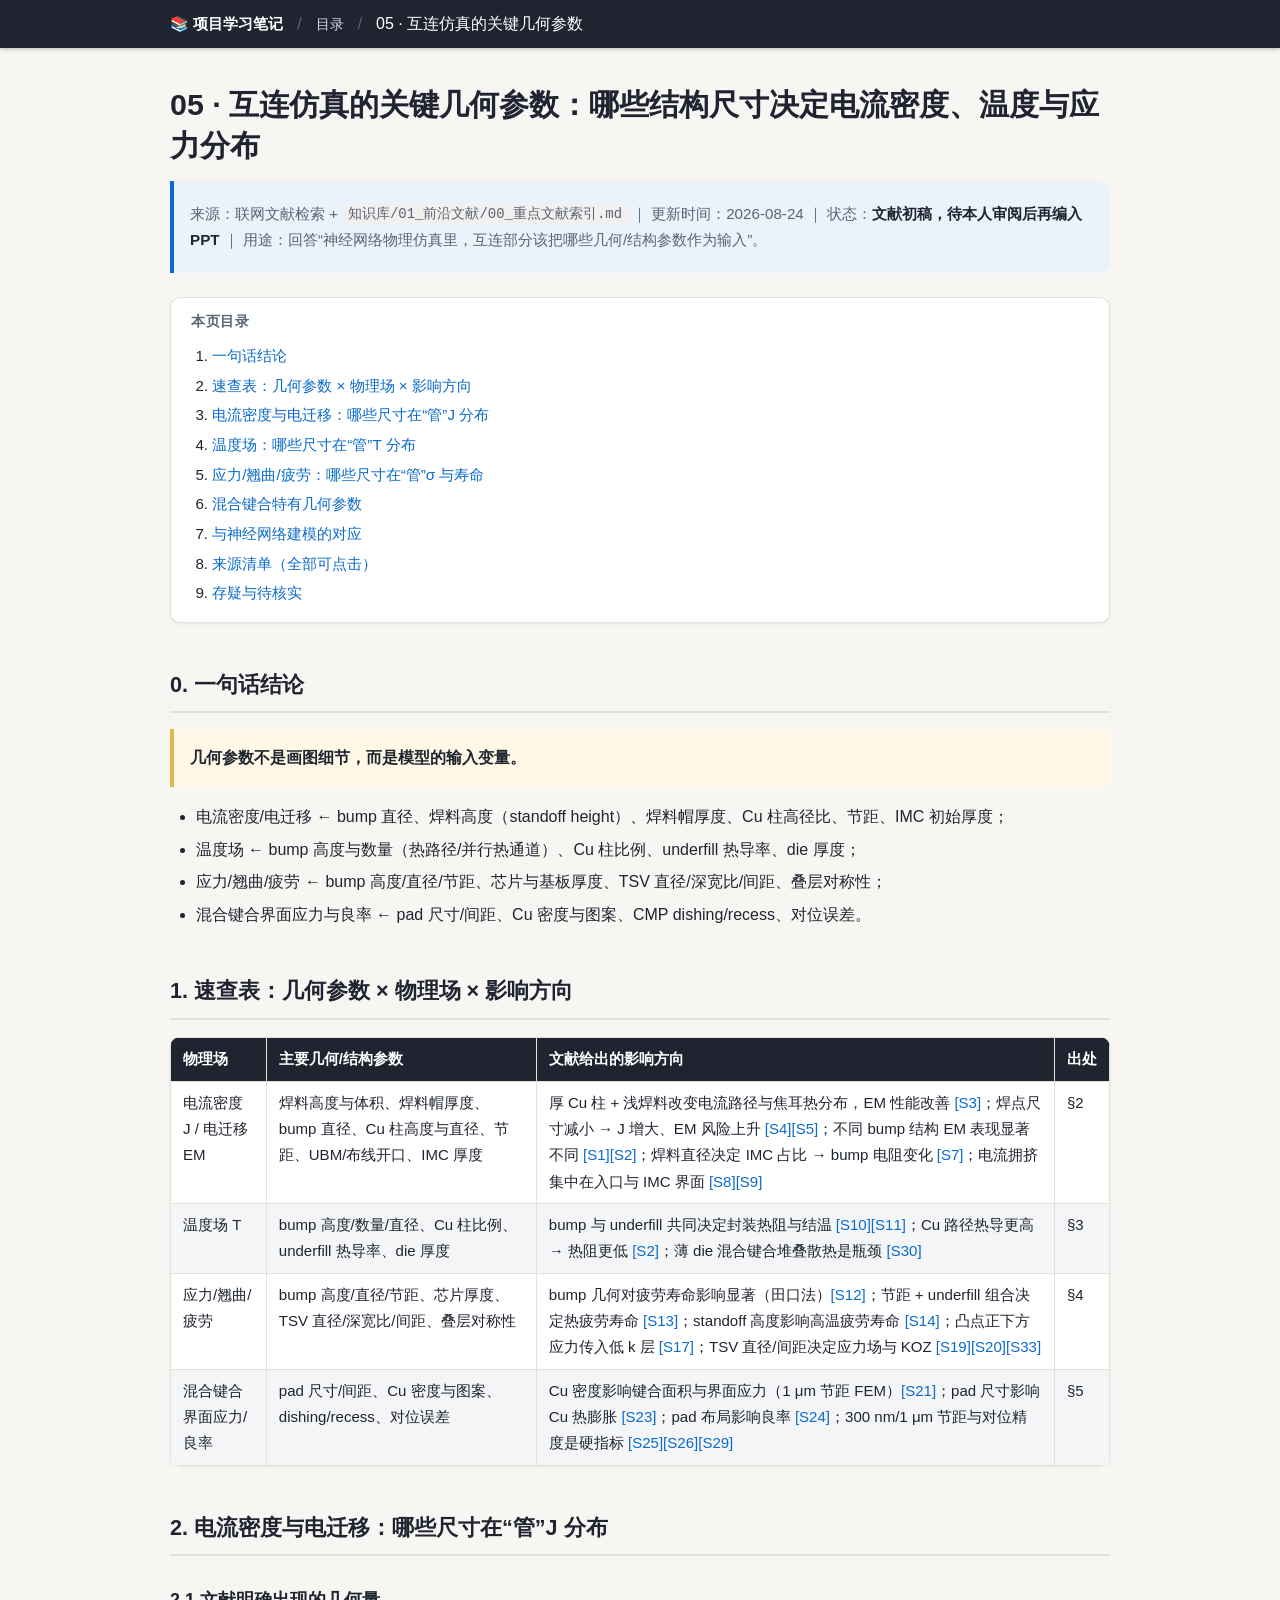
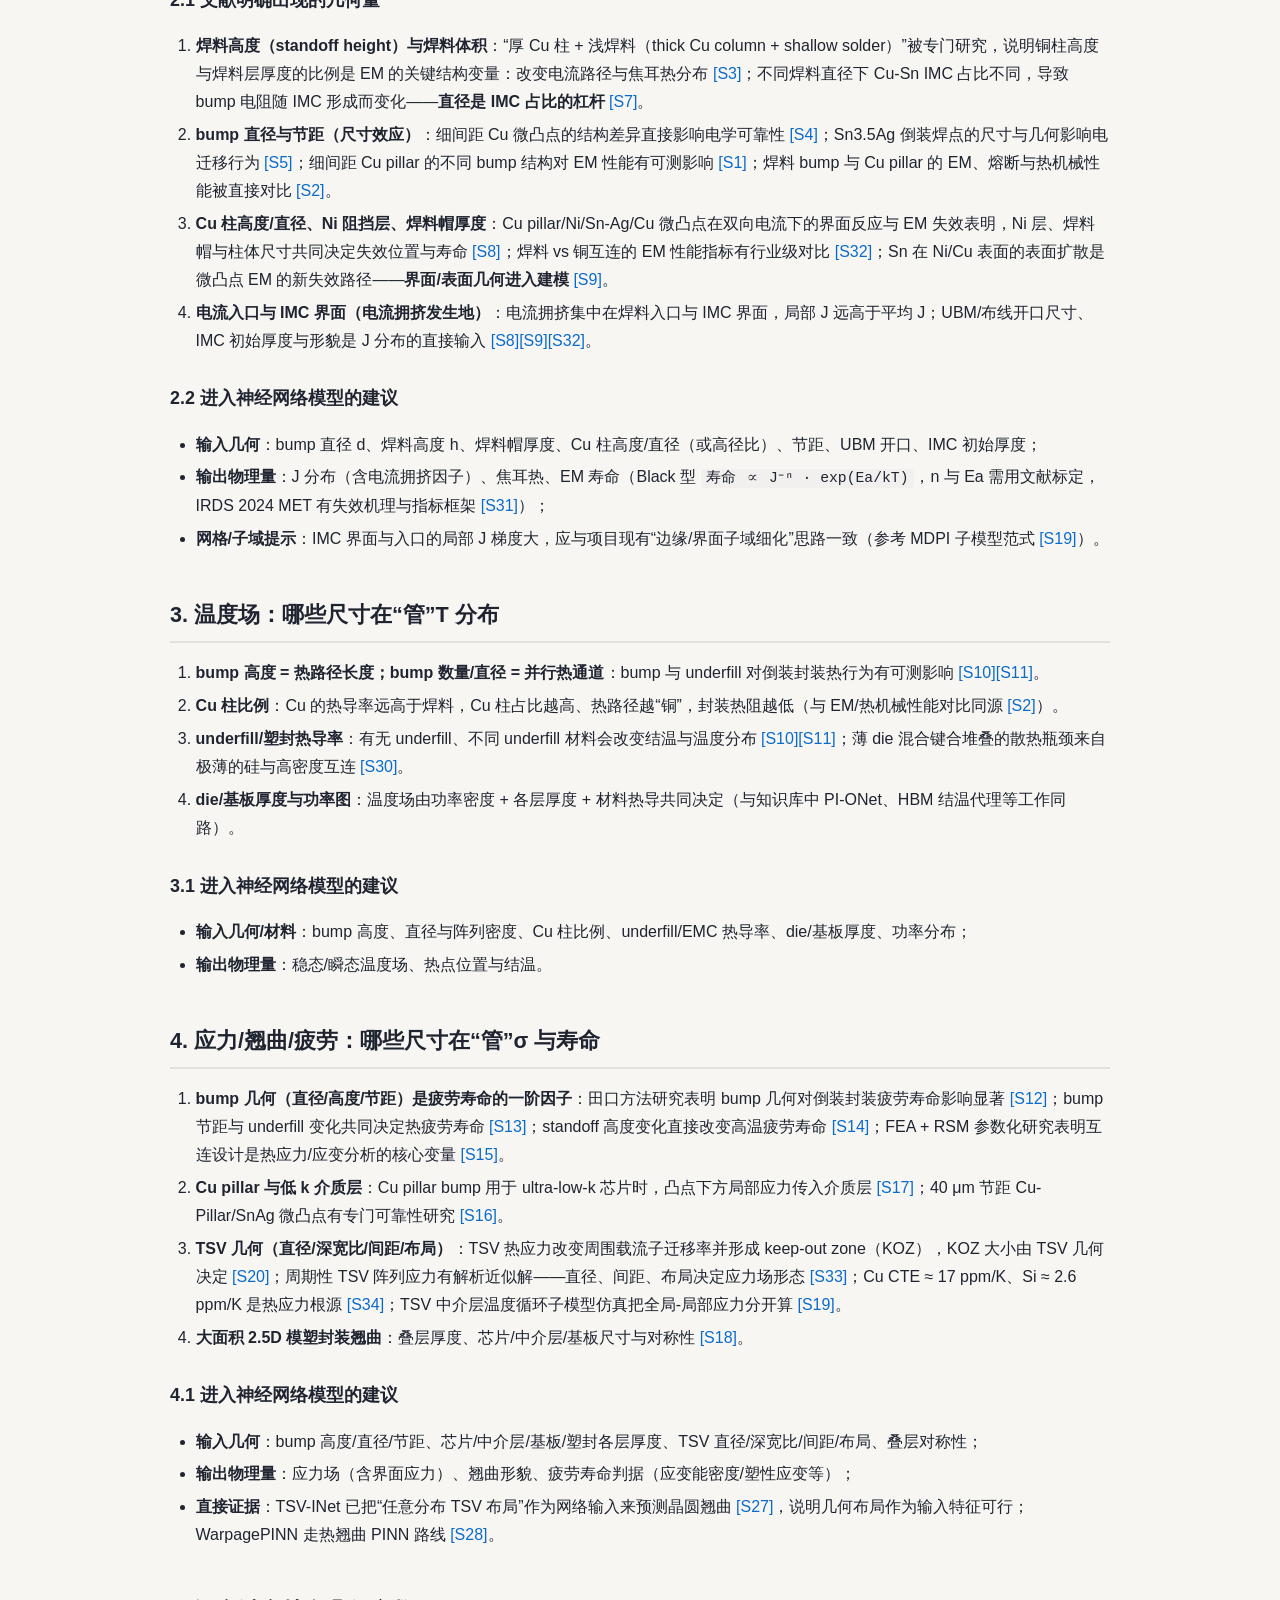
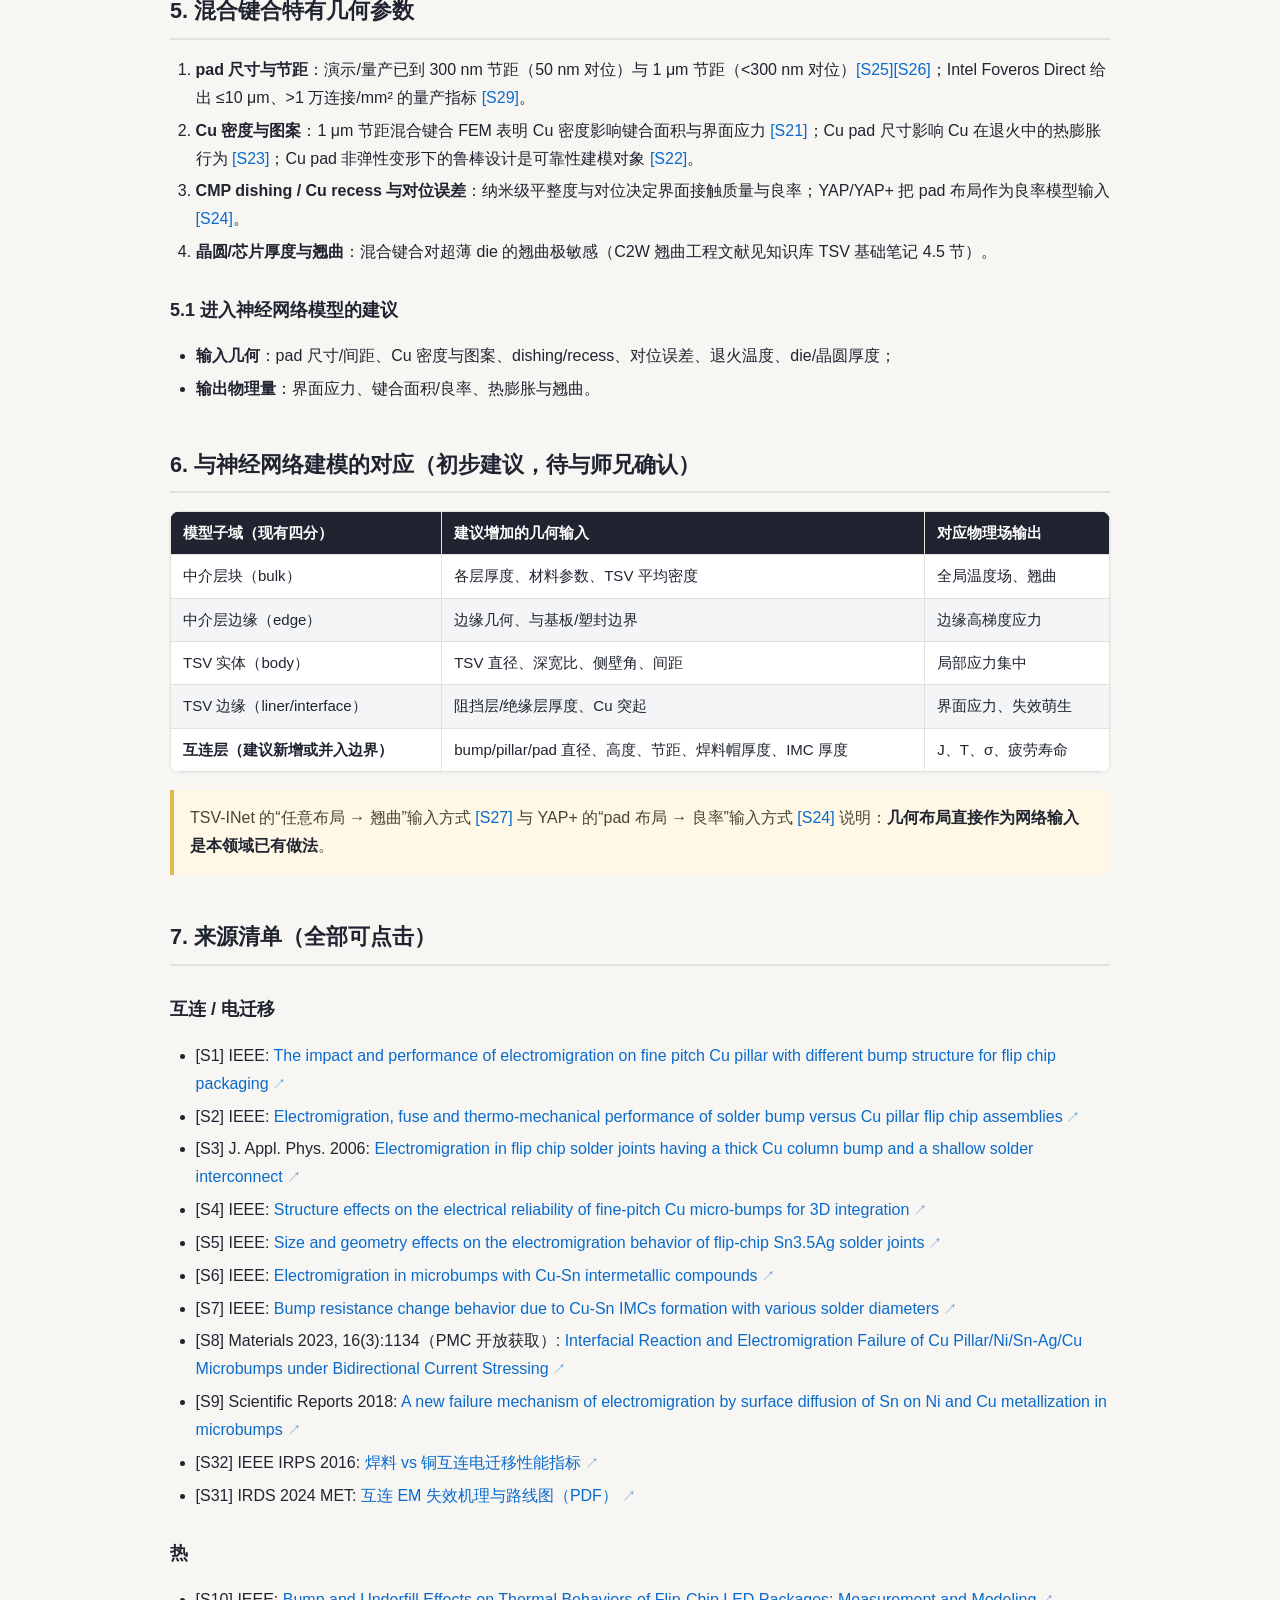
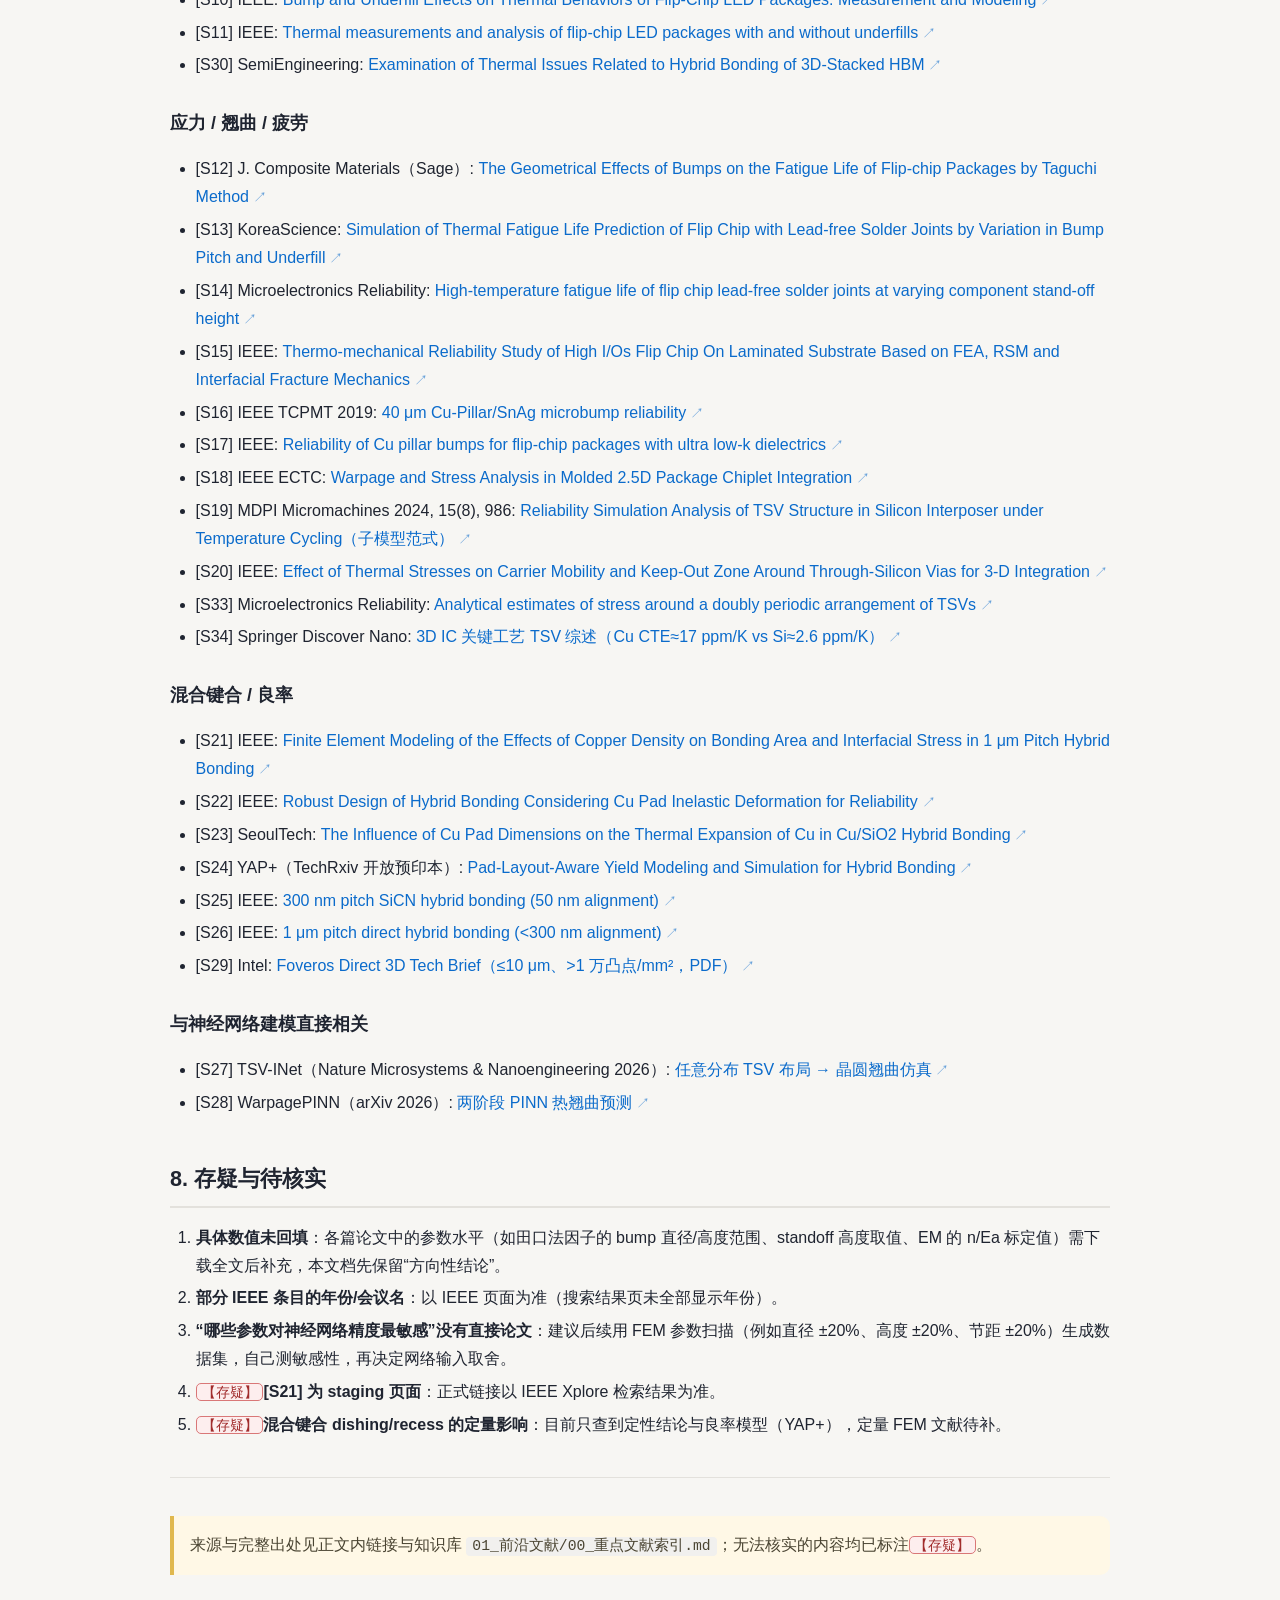
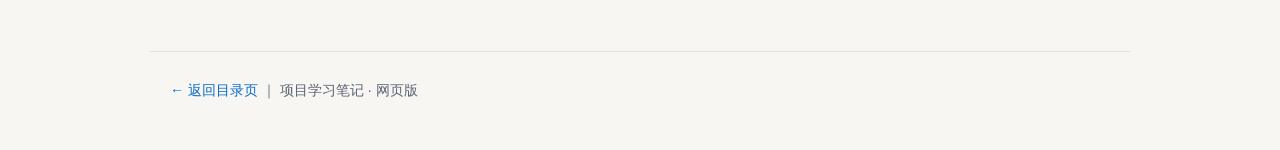
<file: chapters/05_互连仿真关键几何参数.html>
<!DOCTYPE html>
<html lang="zh-CN">
<head>
<meta charset="UTF-8">
<meta name="viewport" content="width=device-width, initial-scale=1.0">
<title>05 · 互连仿真的关键几何参数 · 项目学习笔记</title>
<link rel="stylesheet" href="../assets/style.css">
</head>
<body>

<header class="site-header">
  <div class="inner">
    <span class="brand">📚 项目学习笔记</span>
    <span class="sep">/</span>
    <a href="../index.html">目录</a>
    <span class="sep">/</span>
    <span>05 · 互连仿真的关键几何参数</span>
  </div>
</header>

<main>
  <h1>05 · 互连仿真的关键几何参数：哪些结构尺寸决定电流密度、温度与应力分布</h1>

  <div class="meta">
    <p>来源：联网文献检索 + <code>知识库/01_前沿文献/00_重点文献索引.md</code> ｜ 更新时间：2026-08-24 ｜
    状态：<strong>文献初稿，待本人审阅后再编入 PPT</strong> ｜ 用途：回答“神经网络物理仿真里，互连部分该把哪些几何/结构参数作为输入”。</p>
  </div>

  <nav class="toc">
    <div class="toc-title">本页目录</div>
    <ol>
      <li><a href="#sec0">一句话结论</a></li>
      <li><a href="#sec1">速查表：几何参数 × 物理场 × 影响方向</a></li>
      <li><a href="#sec2">电流密度与电迁移：哪些尺寸在“管”J 分布</a></li>
      <li><a href="#sec3">温度场：哪些尺寸在“管”T 分布</a></li>
      <li><a href="#sec4">应力/翘曲/疲劳：哪些尺寸在“管”σ 与寿命</a></li>
      <li><a href="#sec5">混合键合特有几何参数</a></li>
      <li><a href="#sec6">与神经网络建模的对应</a></li>
      <li><a href="#sec7">来源清单（全部可点击）</a></li>
      <li><a href="#sec8">存疑与待核实</a></li>
    </ol>
  </nav>

  <h2 id="sec0">0. 一句话结论</h2>
  <blockquote>
    <p><strong>几何参数不是画图细节，而是模型的输入变量。</strong></p>
  </blockquote>
  <ul>
    <li>电流密度/电迁移 ← bump 直径、焊料高度（standoff height）、焊料帽厚度、Cu 柱高径比、节距、IMC 初始厚度；</li>
    <li>温度场 ← bump 高度与数量（热路径/并行热通道）、Cu 柱比例、underfill 热导率、die 厚度；</li>
    <li>应力/翘曲/疲劳 ← bump 高度/直径/节距、芯片与基板厚度、TSV 直径/深宽比/间距、叠层对称性；</li>
    <li>混合键合界面应力与良率 ← pad 尺寸/间距、Cu 密度与图案、CMP dishing/recess、对位误差。</li>
  </ul>

  <h2 id="sec1">1. 速查表：几何参数 × 物理场 × 影响方向</h2>
  <div class="table-wrap">
    <table>
      <thead>
        <tr><th>物理场</th><th>主要几何/结构参数</th><th>文献给出的影响方向</th><th>出处</th></tr>
      </thead>
      <tbody>
        <tr>
          <td>电流密度 J / 电迁移 EM</td>
          <td>焊料高度与体积、焊料帽厚度、bump 直径、Cu 柱高度与直径、节距、UBM/布线开口、IMC 厚度</td>
          <td>厚 Cu 柱 + 浅焊料改变电流路径与焦耳热分布，EM 性能改善 <a href="#s3">[S3]</a>；焊点尺寸减小 → J 增大、EM 风险上升 <a href="#s4">[S4]</a><a href="#s5">[S5]</a>；不同 bump 结构 EM 表现显著不同 <a href="#s1">[S1]</a><a href="#s2">[S2]</a>；焊料直径决定 IMC 占比 → bump 电阻变化 <a href="#s7">[S7]</a>；电流拥挤集中在入口与 IMC 界面 <a href="#s8">[S8]</a><a href="#s9">[S9]</a></td>
          <td>§2</td>
        </tr>
        <tr>
          <td>温度场 T</td>
          <td>bump 高度/数量/直径、Cu 柱比例、underfill 热导率、die 厚度</td>
          <td>bump 与 underfill 共同决定封装热阻与结温 <a href="#s10">[S10]</a><a href="#s11">[S11]</a>；Cu 路径热导更高 → 热阻更低 <a href="#s2">[S2]</a>；薄 die 混合键合堆叠散热是瓶颈 <a href="#s30">[S30]</a></td>
          <td>§3</td>
        </tr>
        <tr>
          <td>应力/翘曲/疲劳</td>
          <td>bump 高度/直径/节距、芯片厚度、TSV 直径/深宽比/间距、叠层对称性</td>
          <td>bump 几何对疲劳寿命影响显著（田口法）<a href="#s12">[S12]</a>；节距 + underfill 组合决定热疲劳寿命 <a href="#s13">[S13]</a>；standoff 高度影响高温疲劳寿命 <a href="#s14">[S14]</a>；凸点正下方应力传入低 k 层 <a href="#s17">[S17]</a>；TSV 直径/间距决定应力场与 KOZ <a href="#s19">[S19]</a><a href="#s20">[S20]</a><a href="#s33">[S33]</a></td>
          <td>§4</td>
        </tr>
        <tr>
          <td>混合键合界面应力/良率</td>
          <td>pad 尺寸/间距、Cu 密度与图案、dishing/recess、对位误差</td>
          <td>Cu 密度影响键合面积与界面应力（1 μm 节距 FEM）<a href="#s21">[S21]</a>；pad 尺寸影响 Cu 热膨胀 <a href="#s23">[S23]</a>；pad 布局影响良率 <a href="#s24">[S24]</a>；300 nm/1 μm 节距与对位精度是硬指标 <a href="#s25">[S25]</a><a href="#s26">[S26]</a><a href="#s29">[S29]</a></td>
          <td>§5</td>
        </tr>
      </tbody>
    </table>
  </div>

  <h2 id="sec2">2. 电流密度与电迁移：哪些尺寸在“管”J 分布</h2>

  <h3>2.1 文献明确出现的几何量</h3>
  <ol>
    <li><strong>焊料高度（standoff height）与焊料体积</strong>：“厚 Cu 柱 + 浅焊料（thick Cu column + shallow solder）”被专门研究，说明铜柱高度与焊料层厚度的比例是 EM 的关键结构变量：改变电流路径与焦耳热分布 <a href="#s3">[S3]</a>；不同焊料直径下 Cu-Sn IMC 占比不同，导致 bump 电阻随 IMC 形成而变化——<strong>直径是 IMC 占比的杠杆</strong> <a href="#s7">[S7]</a>。</li>
    <li><strong>bump 直径与节距（尺寸效应）</strong>：细间距 Cu 微凸点的结构差异直接影响电学可靠性 <a href="#s4">[S4]</a>；Sn3.5Ag 倒装焊点的尺寸与几何影响电迁移行为 <a href="#s5">[S5]</a>；细间距 Cu pillar 的不同 bump 结构对 EM 性能有可测影响 <a href="#s1">[S1]</a>；焊料 bump 与 Cu pillar 的 EM、熔断与热机械性能被直接对比 <a href="#s2">[S2]</a>。</li>
    <li><strong>Cu 柱高度/直径、Ni 阻挡层、焊料帽厚度</strong>：Cu pillar/Ni/Sn-Ag/Cu 微凸点在双向电流下的界面反应与 EM 失效表明，Ni 层、焊料帽与柱体尺寸共同决定失效位置与寿命 <a href="#s8">[S8]</a>；焊料 vs 铜互连的 EM 性能指标有行业级对比 <a href="#s32">[S32]</a>；Sn 在 Ni/Cu 表面的表面扩散是微凸点 EM 的新失效路径——<strong>界面/表面几何进入建模</strong> <a href="#s9">[S9]</a>。</li>
    <li><strong>电流入口与 IMC 界面（电流拥挤发生地）</strong>：电流拥挤集中在焊料入口与 IMC 界面，局部 J 远高于平均 J；UBM/布线开口尺寸、IMC 初始厚度与形貌是 J 分布的直接输入 <a href="#s8">[S8]</a><a href="#s9">[S9]</a><a href="#s32">[S32]</a>。</li>
  </ol>

  <h3>2.2 进入神经网络模型的建议</h3>
  <ul>
    <li><strong>输入几何</strong>：bump 直径 d、焊料高度 h、焊料帽厚度、Cu 柱高度/直径（或高径比）、节距、UBM 开口、IMC 初始厚度；</li>
    <li><strong>输出物理量</strong>：J 分布（含电流拥挤因子）、焦耳热、EM 寿命（Black 型 <code>寿命 ∝ J⁻ⁿ · exp(Ea/kT)</code>，n 与 Ea 需用文献标定，IRDS 2024 MET 有失效机理与指标框架 <a href="#s31">[S31]</a>）；</li>
    <li><strong>网格/子域提示</strong>：IMC 界面与入口的局部 J 梯度大，应与项目现有“边缘/界面子域细化”思路一致（参考 MDPI 子模型范式 <a href="#s19">[S19]</a>）。</li>
  </ul>

  <h2 id="sec3">3. 温度场：哪些尺寸在“管”T 分布</h2>
  <ol>
    <li><strong>bump 高度 = 热路径长度；bump 数量/直径 = 并行热通道</strong>：bump 与 underfill 对倒装封装热行为有可测影响 <a href="#s10">[S10]</a><a href="#s11">[S11]</a>。</li>
    <li><strong>Cu 柱比例</strong>：Cu 的热导率远高于焊料，Cu 柱占比越高、热路径越“铜”，封装热阻越低（与 EM/热机械性能对比同源 <a href="#s2">[S2]</a>）。</li>
    <li><strong>underfill/塑封热导率</strong>：有无 underfill、不同 underfill 材料会改变结温与温度分布 <a href="#s10">[S10]</a><a href="#s11">[S11]</a>；薄 die 混合键合堆叠的散热瓶颈来自极薄的硅与高密度互连 <a href="#s30">[S30]</a>。</li>
    <li><strong>die/基板厚度与功率图</strong>：温度场由功率密度 + 各层厚度 + 材料热导共同决定（与知识库中 PI-ONet、HBM 结温代理等工作同路）。</li>
  </ol>
  <h3>3.1 进入神经网络模型的建议</h3>
  <ul>
    <li><strong>输入几何/材料</strong>：bump 高度、直径与阵列密度、Cu 柱比例、underfill/EMC 热导率、die/基板厚度、功率分布；</li>
    <li><strong>输出物理量</strong>：稳态/瞬态温度场、热点位置与结温。</li>
  </ul>

  <h2 id="sec4">4. 应力/翘曲/疲劳：哪些尺寸在“管”σ 与寿命</h2>
  <ol>
    <li><strong>bump 几何（直径/高度/节距）是疲劳寿命的一阶因子</strong>：田口方法研究表明 bump 几何对倒装封装疲劳寿命影响显著 <a href="#s12">[S12]</a>；bump 节距与 underfill 变化共同决定热疲劳寿命 <a href="#s13">[S13]</a>；standoff 高度变化直接改变高温疲劳寿命 <a href="#s14">[S14]</a>；FEA + RSM 参数化研究表明互连设计是热应力/应变分析的核心变量 <a href="#s15">[S15]</a>。</li>
    <li><strong>Cu pillar 与低 k 介质层</strong>：Cu pillar bump 用于 ultra-low-k 芯片时，凸点下方局部应力传入介质层 <a href="#s17">[S17]</a>；40 μm 节距 Cu-Pillar/SnAg 微凸点有专门可靠性研究 <a href="#s16">[S16]</a>。</li>
    <li><strong>TSV 几何（直径/深宽比/间距/布局）</strong>：TSV 热应力改变周围载流子迁移率并形成 keep-out zone（KOZ），KOZ 大小由 TSV 几何决定 <a href="#s20">[S20]</a>；周期性 TSV 阵列应力有解析近似解——直径、间距、布局决定应力场形态 <a href="#s33">[S33]</a>；Cu CTE ≈ 17 ppm/K、Si ≈ 2.6 ppm/K 是热应力根源 <a href="#s34">[S34]</a>；TSV 中介层温度循环子模型仿真把全局-局部应力分开算 <a href="#s19">[S19]</a>。</li>
    <li><strong>大面积 2.5D 模塑封装翘曲</strong>：叠层厚度、芯片/中介层/基板尺寸与对称性 <a href="#s18">[S18]</a>。</li>
  </ol>
  <h3>4.1 进入神经网络模型的建议</h3>
  <ul>
    <li><strong>输入几何</strong>：bump 高度/直径/节距、芯片/中介层/基板/塑封各层厚度、TSV 直径/深宽比/间距/布局、叠层对称性；</li>
    <li><strong>输出物理量</strong>：应力场（含界面应力）、翘曲形貌、疲劳寿命判据（应变能密度/塑性应变等）；</li>
    <li><strong>直接证据</strong>：TSV-INet 已把“任意分布 TSV 布局”作为网络输入来预测晶圆翘曲 <a href="#s27">[S27]</a>，说明几何布局作为输入特征可行；WarpagePINN 走热翘曲 PINN 路线 <a href="#s28">[S28]</a>。</li>
  </ul>

  <h2 id="sec5">5. 混合键合特有几何参数</h2>
  <ol>
    <li><strong>pad 尺寸与节距</strong>：演示/量产已到 300 nm 节距（50 nm 对位）与 1 μm 节距（&lt;300 nm 对位）<a href="#s25">[S25]</a><a href="#s26">[S26]</a>；Intel Foveros Direct 给出 ≤10 μm、&gt;1 万连接/mm² 的量产指标 <a href="#s29">[S29]</a>。</li>
    <li><strong>Cu 密度与图案</strong>：1 μm 节距混合键合 FEM 表明 Cu 密度影响键合面积与界面应力 <a href="#s21">[S21]</a>；Cu pad 尺寸影响 Cu 在退火中的热膨胀行为 <a href="#s23">[S23]</a>；Cu pad 非弹性变形下的鲁棒设计是可靠性建模对象 <a href="#s22">[S22]</a>。</li>
    <li><strong>CMP dishing / Cu recess 与对位误差</strong>：纳米级平整度与对位决定界面接触质量与良率；YAP/YAP+ 把 pad 布局作为良率模型输入 <a href="#s24">[S24]</a>。</li>
    <li><strong>晶圆/芯片厚度与翘曲</strong>：混合键合对超薄 die 的翘曲极敏感（C2W 翘曲工程文献见知识库 TSV 基础笔记 4.5 节）。</li>
  </ol>
  <h3>5.1 进入神经网络模型的建议</h3>
  <ul>
    <li><strong>输入几何</strong>：pad 尺寸/间距、Cu 密度与图案、dishing/recess、对位误差、退火温度、die/晶圆厚度；</li>
    <li><strong>输出物理量</strong>：界面应力、键合面积/良率、热膨胀与翘曲。</li>
  </ul>

  <h2 id="sec6">6. 与神经网络建模的对应（初步建议，待与师兄确认）</h2>
  <div class="table-wrap">
    <table>
      <thead>
        <tr><th>模型子域（现有四分）</th><th>建议增加的几何输入</th><th>对应物理场输出</th></tr>
      </thead>
      <tbody>
        <tr><td>中介层块（bulk）</td><td>各层厚度、材料参数、TSV 平均密度</td><td>全局温度场、翘曲</td></tr>
        <tr><td>中介层边缘（edge）</td><td>边缘几何、与基板/塑封边界</td><td>边缘高梯度应力</td></tr>
        <tr><td>TSV 实体（body）</td><td>TSV 直径、深宽比、侧壁角、间距</td><td>局部应力集中</td></tr>
        <tr><td>TSV 边缘（liner/interface）</td><td>阻挡层/绝缘层厚度、Cu 突起</td><td>界面应力、失效萌生</td></tr>
        <tr><td><strong>互连层（建议新增或并入边界）</strong></td><td>bump/pillar/pad 直径、高度、节距、焊料帽厚度、IMC 厚度</td><td>J、T、σ、疲劳寿命</td></tr>
      </tbody>
    </table>
  </div>
  <blockquote>
    <p>TSV-INet 的“任意布局 → 翘曲”输入方式 <a href="#s27">[S27]</a> 与 YAP+ 的“pad 布局 → 良率”输入方式 <a href="#s24">[S24]</a> 说明：<strong>几何布局直接作为网络输入是本领域已有做法</strong>。</p>
  </blockquote>

  <h2 id="sec7">7. 来源清单（全部可点击）</h2>
  <h3>互连 / 电迁移</h3>
  <ul>
    <li id="s1">[S1] IEEE: <a href="https://ieeexplore.ieee.org/document/7159657" target="_blank" rel="noopener">The impact and performance of electromigration on fine pitch Cu pillar with different bump structure for flip chip packaging</a></li>
    <li id="s2">[S2] IEEE: <a href="https://ieeexplore.ieee.org/document/5765847" target="_blank" rel="noopener">Electromigration, fuse and thermo-mechanical performance of solder bump versus Cu pillar flip chip assemblies</a></li>
    <li id="s3">[S3] J. Appl. Phys. 2006: <a href="https://pubs.aip.org/aip/jap/article-pdf/doi/10.1063/1.2402475/13572287/123513_1_online.pdf" target="_blank" rel="noopener">Electromigration in flip chip solder joints having a thick Cu column bump and a shallow solder interconnect</a></li>
    <li id="s4">[S4] IEEE: <a href="https://ieeexplore.ieee.org/abstract/document/6897514" target="_blank" rel="noopener">Structure effects on the electrical reliability of fine-pitch Cu micro-bumps for 3D integration</a></li>
    <li id="s5">[S5] IEEE: <a href="https://ieeexplore.ieee.org/document/7236670" target="_blank" rel="noopener">Size and geometry effects on the electromigration behavior of flip-chip Sn3.5Ag solder joints</a></li>
    <li id="s6">[S6] IEEE: <a href="https://ieeexplore.ieee.org/document/7486822" target="_blank" rel="noopener">Electromigration in microbumps with Cu-Sn intermetallic compounds</a></li>
    <li id="s7">[S7] IEEE: <a href="https://ieeexplore.ieee.org/document/7224407" target="_blank" rel="noopener">Bump resistance change behavior due to Cu-Sn IMCs formation with various solder diameters</a></li>
    <li id="s8">[S8] Materials 2023, 16(3):1134（PMC 开放获取）: <a href="https://pmc.ncbi.nlm.nih.gov/articles/PMC9920230/" target="_blank" rel="noopener">Interfacial Reaction and Electromigration Failure of Cu Pillar/Ni/Sn-Ag/Cu Microbumps under Bidirectional Current Stressing</a></li>
    <li id="s9">[S9] Scientific Reports 2018: <a href="https://www.nature.com/articles/s41598-018-23809-1" target="_blank" rel="noopener">A new failure mechanism of electromigration by surface diffusion of Sn on Ni and Cu metallization in microbumps</a></li>
    <li id="s32">[S32] IEEE IRPS 2016: <a href="https://doi.org/10.1109/IRPS.2016.7574565" target="_blank" rel="noopener">焊料 vs 铜互连电迁移性能指标</a></li>
    <li id="s31">[S31] IRDS 2024 MET: <a href="https://irds.ieee.org/images/files/pdf/2024/2024IRDS_MET.pdf" target="_blank" rel="noopener">互连 EM 失效机理与路线图（PDF）</a></li>
  </ul>
  <h3>热</h3>
  <ul>
    <li id="s10">[S10] IEEE: <a href="https://ieeexplore.ieee.org/document/6471193" target="_blank" rel="noopener">Bump and Underfill Effects on Thermal Behaviors of Flip-Chip LED Packages: Measurement and Modeling</a></li>
    <li id="s11">[S11] IEEE: <a href="https://ieeexplore.ieee.org/abstract/document/5699638" target="_blank" rel="noopener">Thermal measurements and analysis of flip-chip LED packages with and without underfills</a></li>
    <li id="s30">[S30] SemiEngineering: <a href="https://semiengineering.com/examination-of-thermal-issues-related-to-hybrid-bonding-of-3d-stacked-hbm/" target="_blank" rel="noopener">Examination of Thermal Issues Related to Hybrid Bonding of 3D-Stacked HBM</a></li>
  </ul>
  <h3>应力 / 翘曲 / 疲劳</h3>
  <ul>
    <li id="s12">[S12] J. Composite Materials（Sage）: <a href="https://journals.sagepub.com/doi/abs/10.1177/0731684406055459" target="_blank" rel="noopener">The Geometrical Effects of Bumps on the Fatigue Life of Flip-chip Packages by Taguchi Method</a></li>
    <li id="s13">[S13] KoreaScience: <a href="http://koreascience.or.kr/article/JAKO201023557667065.page" target="_blank" rel="noopener">Simulation of Thermal Fatigue Life Prediction of Flip Chip with Lead-free Solder Joints by Variation in Bump Pitch and Underfill</a></li>
    <li id="s14">[S14] Microelectronics Reliability: <a href="https://www.sciencedirect.com/science/article/abs/pii/S0026271412003757" target="_blank" rel="noopener">High-temperature fatigue life of flip chip lead-free solder joints at varying component stand-off height</a></li>
    <li id="s15">[S15] IEEE: <a href="https://ieeexplore.ieee.org/document/1564669" target="_blank" rel="noopener">Thermo-mechanical Reliability Study of High I/Os Flip Chip On Laminated Substrate Based on FEA, RSM and Interfacial Fracture Mechanics</a></li>
    <li id="s16">[S16] IEEE TCPMT 2019: <a href="https://doi.org/10.1109/TCPMT.2018.2885022" target="_blank" rel="noopener">40 μm Cu-Pillar/SnAg microbump reliability</a></li>
    <li id="s17">[S17] IEEE: <a href="https://www.infona.pl/resource/bwmeta1.element.ieee-art-000005490819" target="_blank" rel="noopener">Reliability of Cu pillar bumps for flip-chip packages with ultra low-k dielectrics</a></li>
    <li id="s18">[S18] IEEE ECTC: <a href="https://ieeexplore.ieee.org/document/10818872" target="_blank" rel="noopener">Warpage and Stress Analysis in Molded 2.5D Package Chiplet Integration</a></li>
    <li id="s19">[S19] MDPI Micromachines 2024, 15(8), 986: <a href="https://www.mdpi.com/2072-666X/15/8/986" target="_blank" rel="noopener">Reliability Simulation Analysis of TSV Structure in Silicon Interposer under Temperature Cycling（子模型范式）</a></li>
    <li id="s20">[S20] IEEE: <a href="https://ieeexplore.ieee.org/abstract/document/6184295" target="_blank" rel="noopener">Effect of Thermal Stresses on Carrier Mobility and Keep-Out Zone Around Through-Silicon Vias for 3-D Integration</a></li>
    <li id="s33">[S33] Microelectronics Reliability: <a href="https://www.sciencedirect.com/science/article/abs/pii/S0026271412004209" target="_blank" rel="noopener">Analytical estimates of stress around a doubly periodic arrangement of TSVs</a></li>
    <li id="s34">[S34] Springer Discover Nano: <a href="https://link.springer.com/article/10.1186/s11671-017-1831-4" target="_blank" rel="noopener">3D IC 关键工艺 TSV 综述（Cu CTE≈17 ppm/K vs Si≈2.6 ppm/K）</a></li>
  </ul>
  <h3>混合键合 / 良率</h3>
  <ul>
    <li id="s21">[S21] IEEE: <a href="https://xplorestaging.ieee.org/document/11157265" target="_blank" rel="noopener">Finite Element Modeling of the Effects of Copper Density on Bonding Area and Interfacial Stress in 1 μm Pitch Hybrid Bonding</a></li>
    <li id="s22">[S22] IEEE: <a href="https://ieeexplore.ieee.org/document/11561351" target="_blank" rel="noopener">Robust Design of Hybrid Bonding Considering Cu Pad Inelastic Deformation for Reliability</a></li>
    <li id="s23">[S23] SeoulTech: <a href="https://pure.seoultech.ac.kr/en/publications/the-influence-of-cu-pad-dimensions-on-the-thermal-expansion-of-cu/" target="_blank" rel="noopener">The Influence of Cu Pad Dimensions on the Thermal Expansion of Cu in Cu/SiO2 Hybrid Bonding</a></li>
    <li id="s24">[S24] YAP+（TechRxiv 开放预印本）: <a href="https://www.techrxiv.org/doi/full/10.36227/techrxiv.176289269.97841494/v1" target="_blank" rel="noopener">Pad-Layout-Aware Yield Modeling and Simulation for Hybrid Bonding</a></li>
    <li id="s25">[S25] IEEE: <a href="https://ieeexplore.ieee.org/abstract/document/11561469" target="_blank" rel="noopener">300 nm pitch SiCN hybrid bonding (50 nm alignment)</a></li>
    <li id="s26">[S26] IEEE: <a href="https://ieeexplore.ieee.org/document/8309213" target="_blank" rel="noopener">1 μm pitch direct hybrid bonding (&lt;300 nm alignment)</a></li>
    <li id="s29">[S29] Intel: <a href="https://www.intel.com/content/dam/www/central-libraries/us/en/documents/2025-11/foveros-direct-3d-tech-brief.pdf" target="_blank" rel="noopener">Foveros Direct 3D Tech Brief（≤10 μm、&gt;1 万凸点/mm²，PDF）</a></li>
  </ul>
  <h3>与神经网络建模直接相关</h3>
  <ul>
    <li id="s27">[S27] TSV-INet（Nature Microsystems &amp; Nanoengineering 2026）: <a href="https://www.nature.com/articles/s41378-026-01352-8" target="_blank" rel="noopener">任意分布 TSV 布局 → 晶圆翘曲仿真</a></li>
    <li id="s28">[S28] WarpagePINN（arXiv 2026）: <a href="https://scirate.com/arxiv/2607.00364" target="_blank" rel="noopener">两阶段 PINN 热翘曲预测</a></li>
  </ul>

  <h2 id="sec8">8. 存疑与待核实</h2>
  <ol>
    <li><strong>具体数值未回填</strong>：各篇论文中的参数水平（如田口法因子的 bump 直径/高度范围、standoff 高度取值、EM 的 n/Ea 标定值）需下载全文后补充，本文档先保留“方向性结论”。</li>
    <li><strong>部分 IEEE 条目的年份/会议名</strong>：以 IEEE 页面为准（搜索结果页未全部显示年份）。</li>
    <li><strong>“哪些参数对神经网络精度最敏感”没有直接论文</strong>：建议后续用 FEM 参数扫描（例如直径 ±20%、高度 ±20%、节距 ±20%）生成数据集，自己测敏感性，再决定网络输入取舍。</li>
    <li><span class="doubt">【存疑】</span><strong>[S21] 为 staging 页面</strong>：正式链接以 IEEE Xplore 检索结果为准。</li>
    <li><span class="doubt">【存疑】</span><strong>混合键合 dishing/recess 的定量影响</strong>：目前只查到定性结论与良率模型（YAP+），定量 FEM 文献待补。</li>
  </ol>

  <hr>
  <blockquote>
    <p>来源与完整出处见正文内链接与知识库 <code>01_前沿文献/00_重点文献索引.md</code>；无法核实的内容均已标注<span class="doubt">【存疑】</span>。</p>
  </blockquote>
</main>

<footer>
  <p><a href="../index.html">← 返回目录页</a> ｜ 项目学习笔记 · 网页版</p>
</footer>

</body>
</html>
</file>
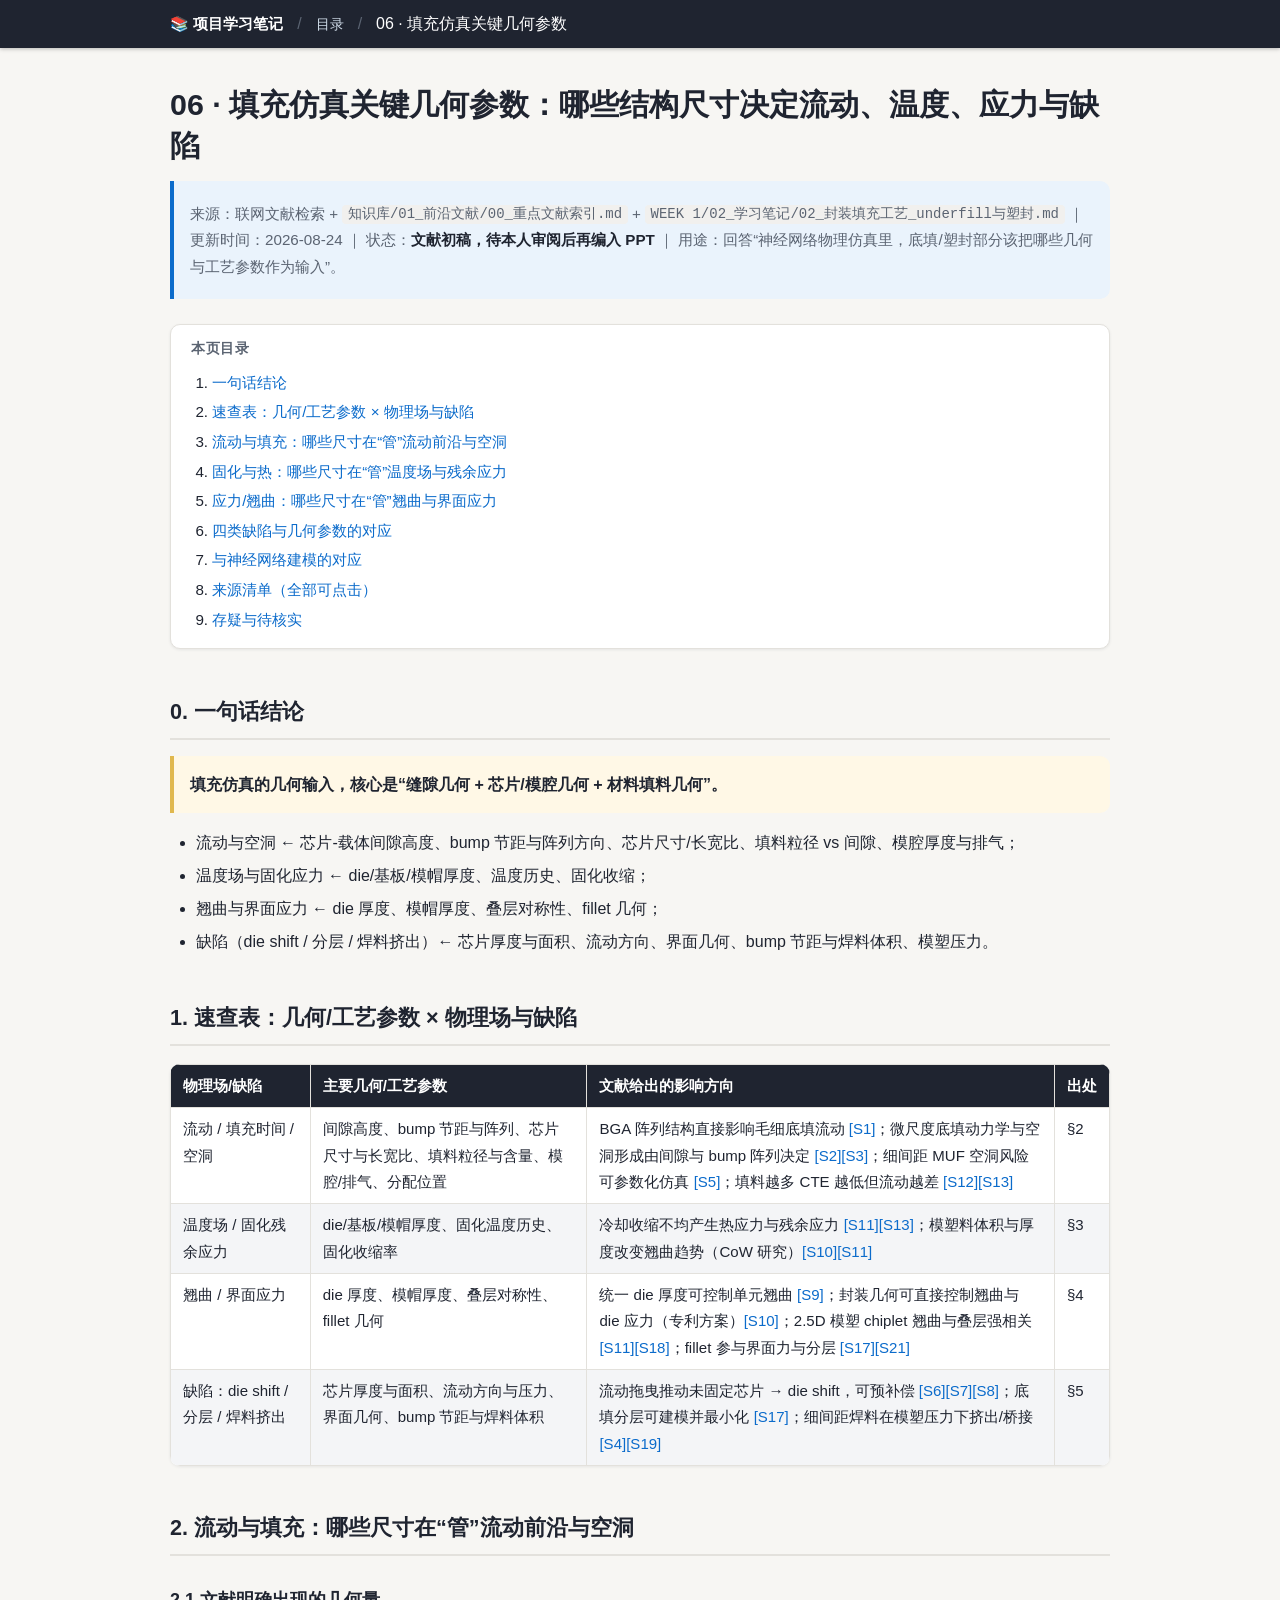
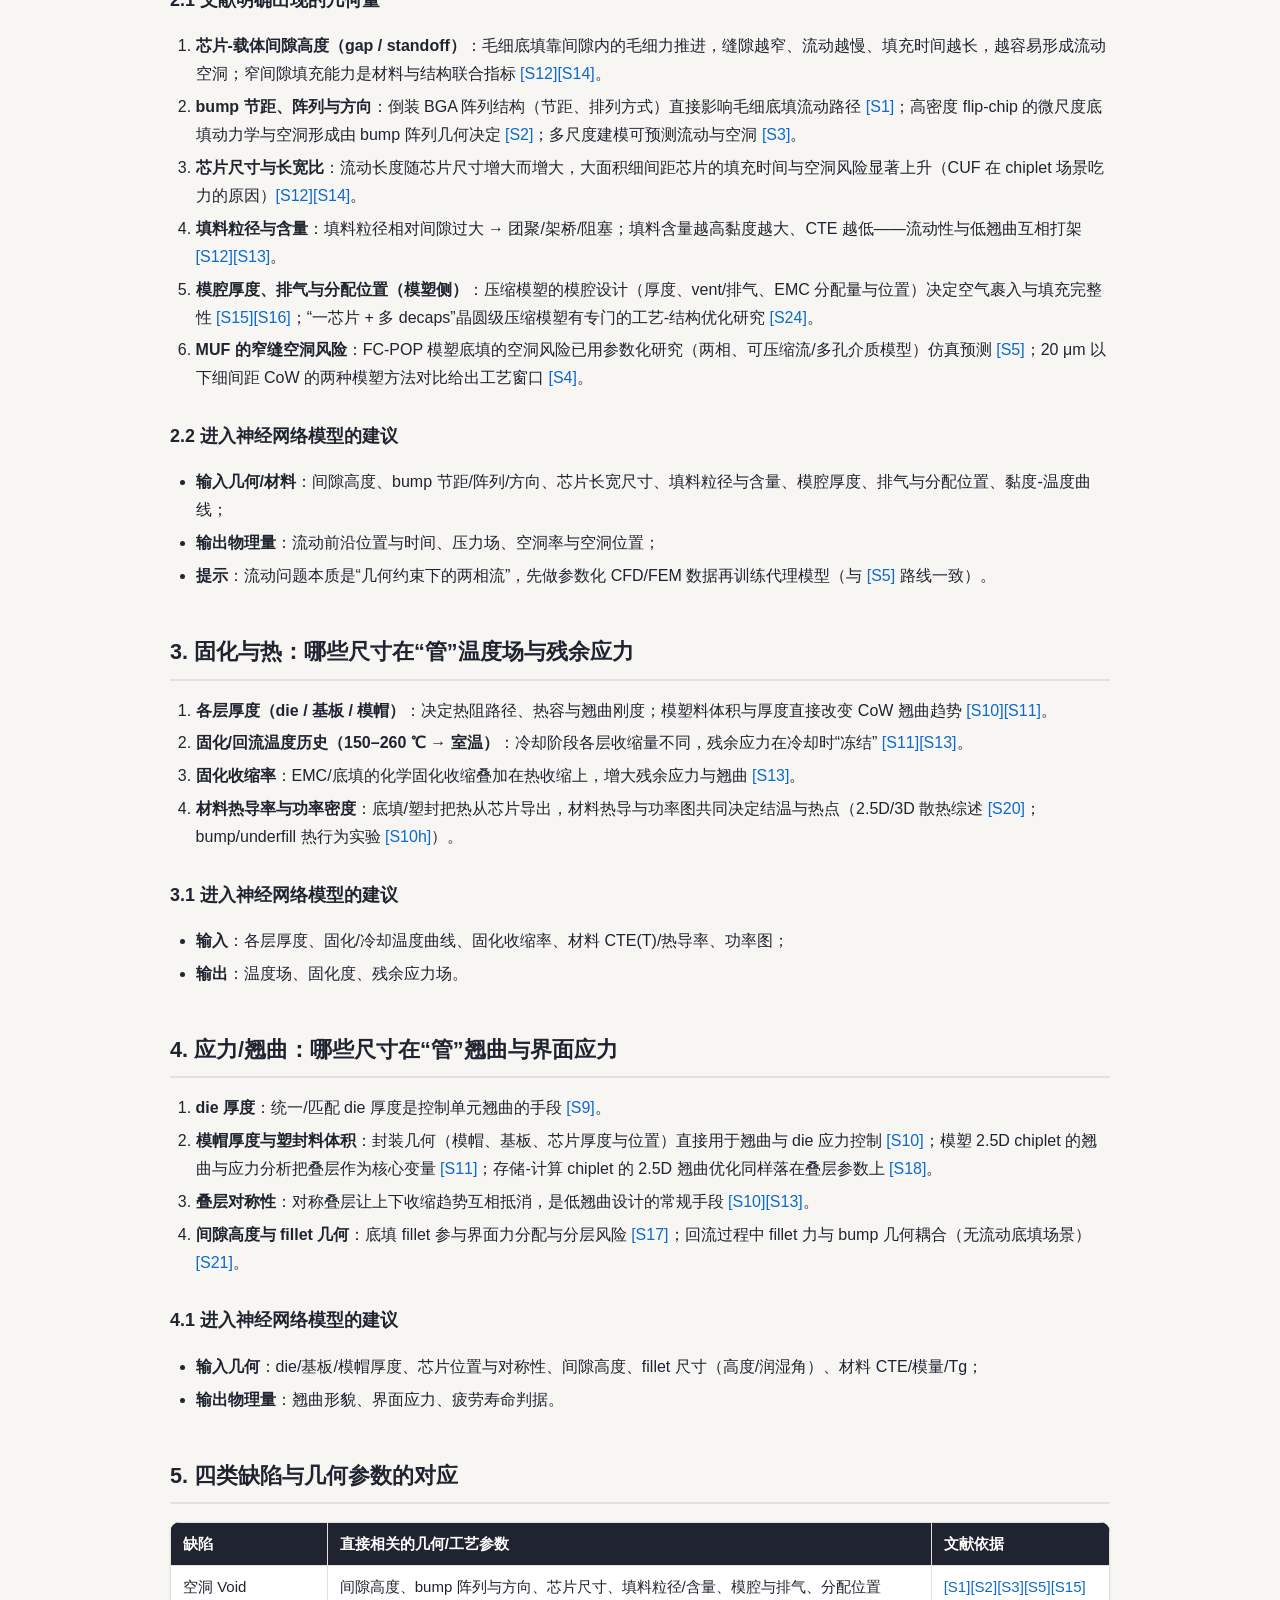
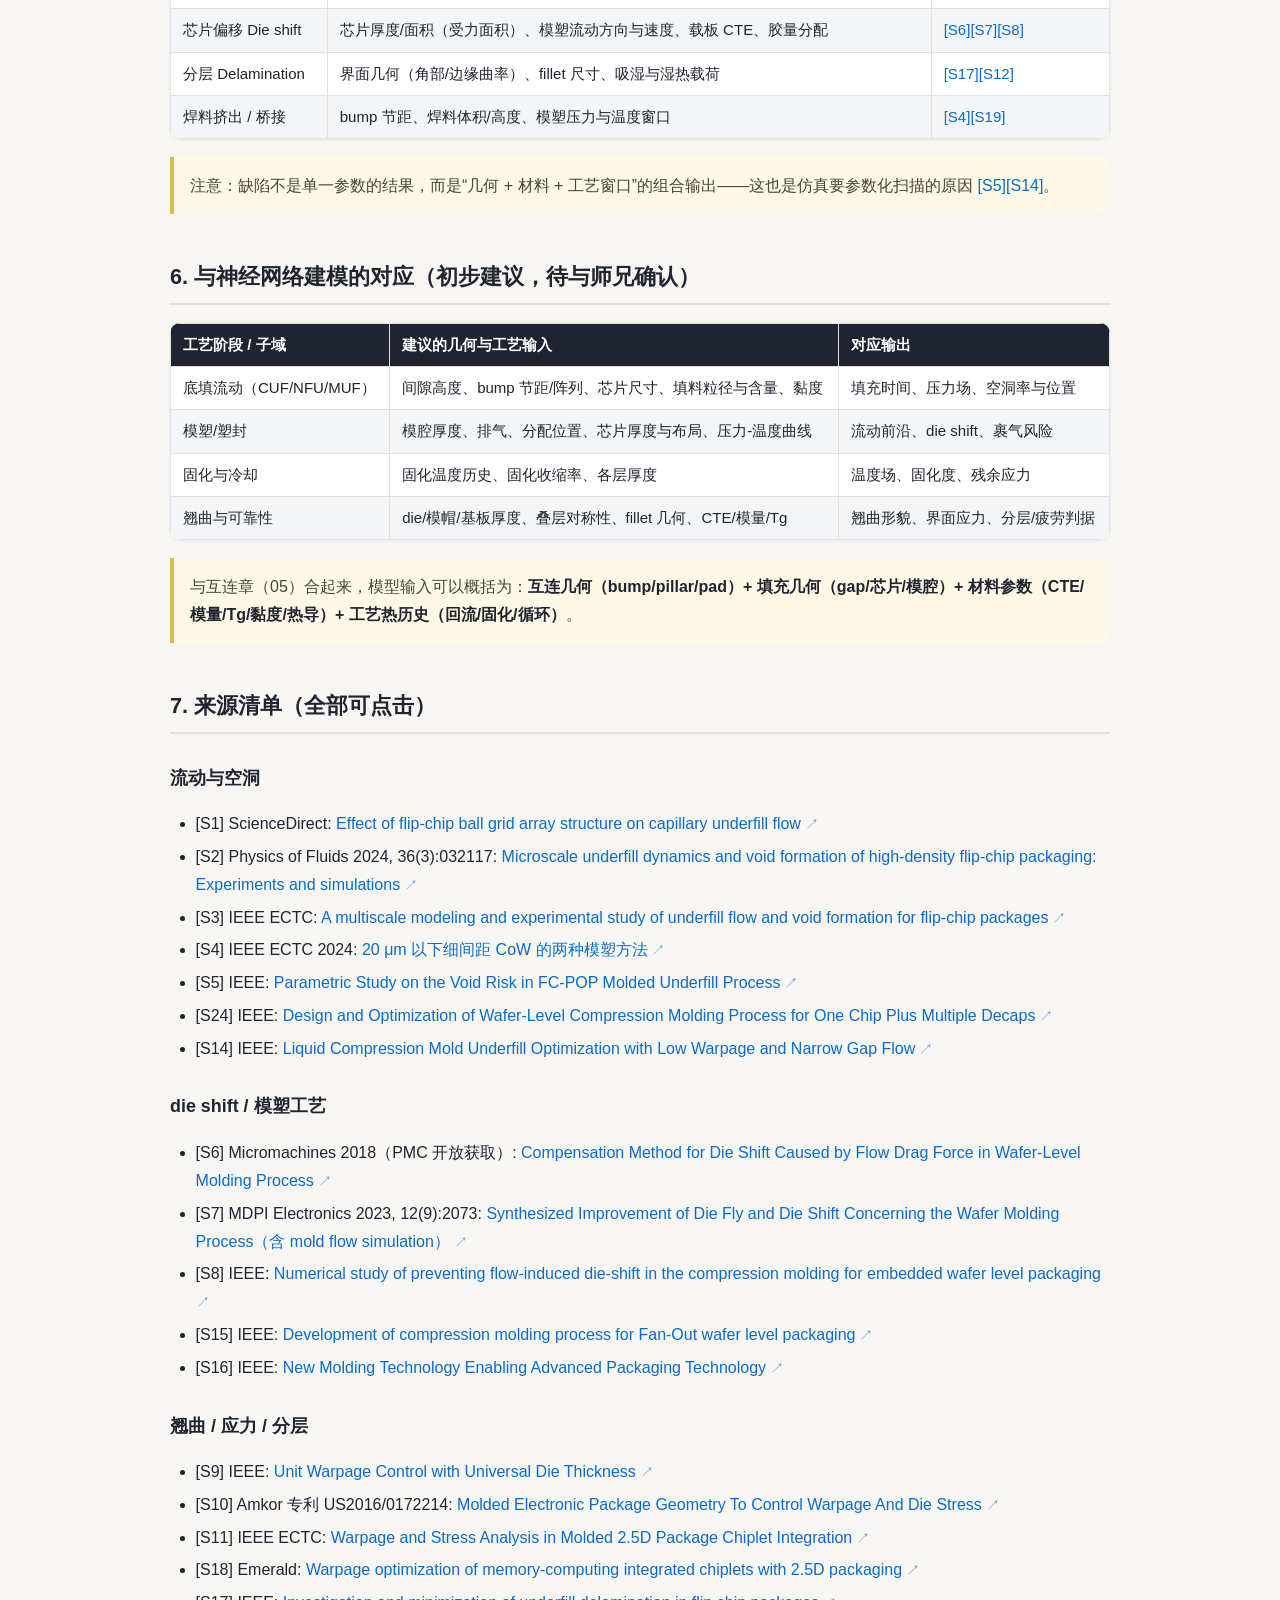
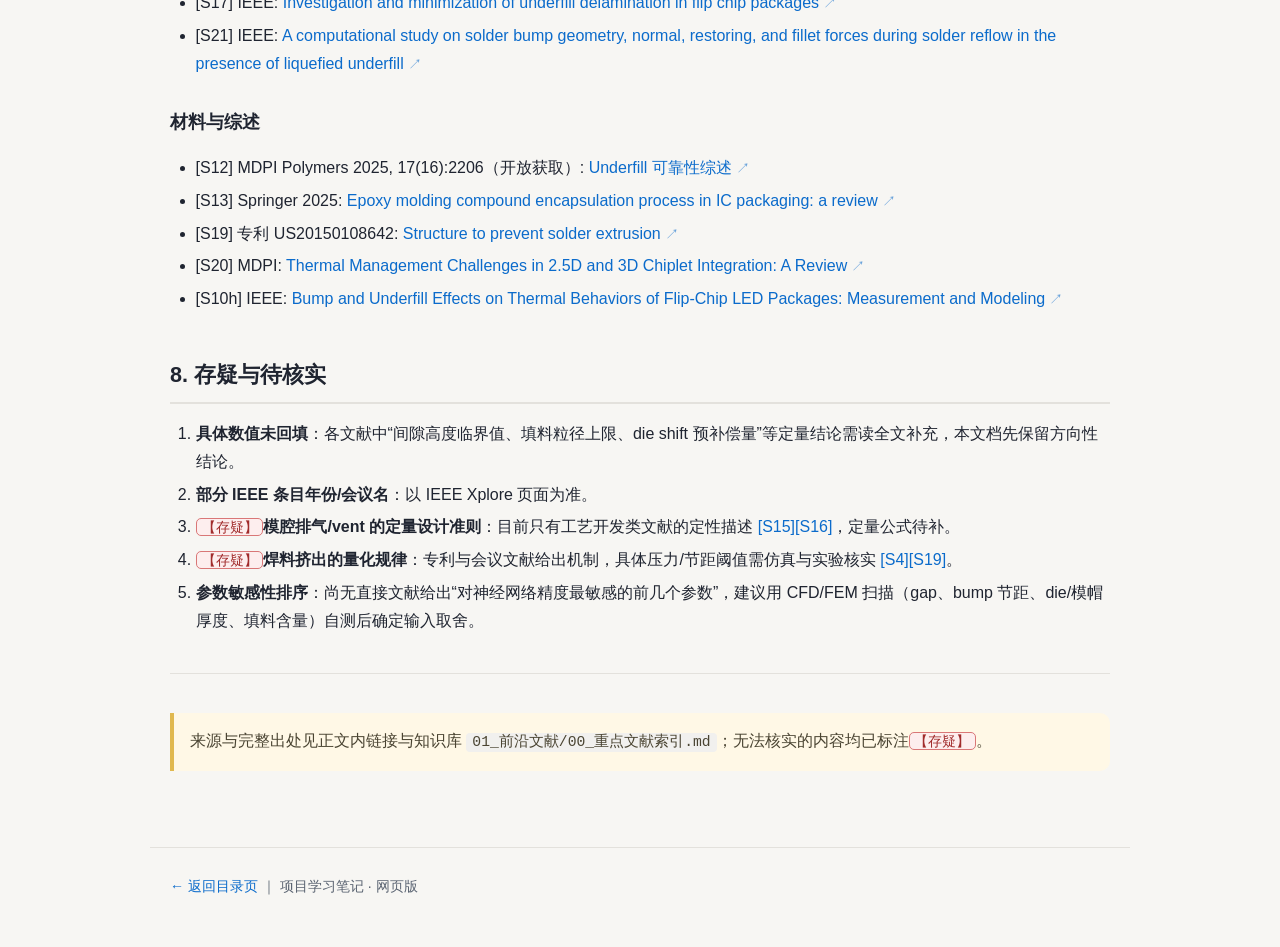
<file: chapters/06_填充仿真关键几何参数.html>
<!DOCTYPE html>
<html lang="zh-CN">
<head>
<meta charset="UTF-8">
<meta name="viewport" content="width=device-width, initial-scale=1.0">
<title>06 · 填充仿真关键几何参数 · 项目学习笔记</title>
<link rel="stylesheet" href="../assets/style.css">
</head>
<body>

<header class="site-header">
  <div class="inner">
    <span class="brand">📚 项目学习笔记</span>
    <span class="sep">/</span>
    <a href="../index.html">目录</a>
    <span class="sep">/</span>
    <span>06 · 填充仿真关键几何参数</span>
  </div>
</header>

<main>
  <h1>06 · 填充仿真关键几何参数：哪些结构尺寸决定流动、温度、应力与缺陷</h1>

  <div class="meta">
    <p>来源：联网文献检索 + <code>知识库/01_前沿文献/00_重点文献索引.md</code> + <code>WEEK 1/02_学习笔记/02_封装填充工艺_underfill与塑封.md</code> ｜
    更新时间：2026-08-24 ｜ 状态：<strong>文献初稿，待本人审阅后再编入 PPT</strong> ｜
    用途：回答“神经网络物理仿真里，底填/塑封部分该把哪些几何与工艺参数作为输入”。</p>
  </div>

  <nav class="toc">
    <div class="toc-title">本页目录</div>
    <ol>
      <li><a href="#sec0">一句话结论</a></li>
      <li><a href="#sec1">速查表：几何/工艺参数 × 物理场与缺陷</a></li>
      <li><a href="#sec2">流动与填充：哪些尺寸在“管”流动前沿与空洞</a></li>
      <li><a href="#sec3">固化与热：哪些尺寸在“管”温度场与残余应力</a></li>
      <li><a href="#sec4">应力/翘曲：哪些尺寸在“管”翘曲与界面应力</a></li>
      <li><a href="#sec5">四类缺陷与几何参数的对应</a></li>
      <li><a href="#sec6">与神经网络建模的对应</a></li>
      <li><a href="#sec7">来源清单（全部可点击）</a></li>
      <li><a href="#sec8">存疑与待核实</a></li>
    </ol>
  </nav>

  <h2 id="sec0">0. 一句话结论</h2>
  <blockquote>
    <p><strong>填充仿真的几何输入，核心是“缝隙几何 + 芯片/模腔几何 + 材料填料几何”。</strong></p>
  </blockquote>
  <ul>
    <li>流动与空洞 ← 芯片-载体间隙高度、bump 节距与阵列方向、芯片尺寸/长宽比、填料粒径 vs 间隙、模腔厚度与排气；</li>
    <li>温度场与固化应力 ← die/基板/模帽厚度、温度历史、固化收缩；</li>
    <li>翘曲与界面应力 ← die 厚度、模帽厚度、叠层对称性、fillet 几何；</li>
    <li>缺陷（die shift / 分层 / 焊料挤出）← 芯片厚度与面积、流动方向、界面几何、bump 节距与焊料体积、模塑压力。</li>
  </ul>

  <h2 id="sec1">1. 速查表：几何/工艺参数 × 物理场与缺陷</h2>
  <div class="table-wrap">
    <table>
      <thead>
        <tr><th>物理场/缺陷</th><th>主要几何/工艺参数</th><th>文献给出的影响方向</th><th>出处</th></tr>
      </thead>
      <tbody>
        <tr>
          <td>流动 / 填充时间 / 空洞</td>
          <td>间隙高度、bump 节距与阵列、芯片尺寸与长宽比、填料粒径与含量、模腔/排气、分配位置</td>
          <td>BGA 阵列结构直接影响毛细底填流动 <a href="#s1">[S1]</a>；微尺度底填动力学与空洞形成由间隙与 bump 阵列决定 <a href="#s2">[S2]</a><a href="#s3">[S3]</a>；细间距 MUF 空洞风险可参数化仿真 <a href="#s5">[S5]</a>；填料越多 CTE 越低但流动越差 <a href="#s12">[S12]</a><a href="#s13">[S13]</a></td>
          <td>§2</td>
        </tr>
        <tr>
          <td>温度场 / 固化残余应力</td>
          <td>die/基板/模帽厚度、固化温度历史、固化收缩率</td>
          <td>冷却收缩不均产生热应力与残余应力 <a href="#s11">[S11]</a><a href="#s13">[S13]</a>；模塑料体积与厚度改变翘曲趋势（CoW 研究）<a href="#s10">[S10]</a><a href="#s11">[S11]</a></td>
          <td>§3</td>
        </tr>
        <tr>
          <td>翘曲 / 界面应力</td>
          <td>die 厚度、模帽厚度、叠层对称性、fillet 几何</td>
          <td>统一 die 厚度可控制单元翘曲 <a href="#s9">[S9]</a>；封装几何可直接控制翘曲与 die 应力（专利方案）<a href="#s10">[S10]</a>；2.5D 模塑 chiplet 翘曲与叠层强相关 <a href="#s11">[S11]</a><a href="#s18">[S18]</a>；fillet 参与界面力与分层 <a href="#s17">[S17]</a><a href="#s21">[S21]</a></td>
          <td>§4</td>
        </tr>
        <tr>
          <td>缺陷：die shift / 分层 / 焊料挤出</td>
          <td>芯片厚度与面积、流动方向与压力、界面几何、bump 节距与焊料体积</td>
          <td>流动拖曳推动未固定芯片 → die shift，可预补偿 <a href="#s6">[S6]</a><a href="#s7">[S7]</a><a href="#s8">[S8]</a>；底填分层可建模并最小化 <a href="#s17">[S17]</a>；细间距焊料在模塑压力下挤出/桥接 <a href="#s4">[S4]</a><a href="#s19">[S19]</a></td>
          <td>§5</td>
        </tr>
      </tbody>
    </table>
  </div>

  <h2 id="sec2">2. 流动与填充：哪些尺寸在“管”流动前沿与空洞</h2>

  <h3>2.1 文献明确出现的几何量</h3>
  <ol>
    <li><strong>芯片-载体间隙高度（gap / standoff）</strong>：毛细底填靠间隙内的毛细力推进，缝隙越窄、流动越慢、填充时间越长，越容易形成流动空洞；窄间隙填充能力是材料与结构联合指标 <a href="#s12">[S12]</a><a href="#s14">[S14]</a>。</li>
    <li><strong>bump 节距、阵列与方向</strong>：倒装 BGA 阵列结构（节距、排列方式）直接影响毛细底填流动路径 <a href="#s1">[S1]</a>；高密度 flip-chip 的微尺度底填动力学与空洞形成由 bump 阵列几何决定 <a href="#s2">[S2]</a>；多尺度建模可预测流动与空洞 <a href="#s3">[S3]</a>。</li>
    <li><strong>芯片尺寸与长宽比</strong>：流动长度随芯片尺寸增大而增大，大面积细间距芯片的填充时间与空洞风险显著上升（CUF 在 chiplet 场景吃力的原因）<a href="#s12">[S12]</a><a href="#s14">[S14]</a>。</li>
    <li><strong>填料粒径与含量</strong>：填料粒径相对间隙过大 → 团聚/架桥/阻塞；填料含量越高黏度越大、CTE 越低——流动性与低翘曲互相打架 <a href="#s12">[S12]</a><a href="#s13">[S13]</a>。</li>
    <li><strong>模腔厚度、排气与分配位置（模塑侧）</strong>：压缩模塑的模腔设计（厚度、vent/排气、EMC 分配量与位置）决定空气裹入与填充完整性 <a href="#s15">[S15]</a><a href="#s16">[S16]</a>；“一芯片 + 多 decaps”晶圆级压缩模塑有专门的工艺-结构优化研究 <a href="#s24">[S24]</a>。</li>
    <li><strong>MUF 的窄缝空洞风险</strong>：FC-POP 模塑底填的空洞风险已用参数化研究（两相、可压缩流/多孔介质模型）仿真预测 <a href="#s5">[S5]</a>；20 μm 以下细间距 CoW 的两种模塑方法对比给出工艺窗口 <a href="#s4">[S4]</a>。</li>
  </ol>

  <h3>2.2 进入神经网络模型的建议</h3>
  <ul>
    <li><strong>输入几何/材料</strong>：间隙高度、bump 节距/阵列/方向、芯片长宽尺寸、填料粒径与含量、模腔厚度、排气与分配位置、黏度-温度曲线；</li>
    <li><strong>输出物理量</strong>：流动前沿位置与时间、压力场、空洞率与空洞位置；</li>
    <li><strong>提示</strong>：流动问题本质是“几何约束下的两相流”，先做参数化 CFD/FEM 数据再训练代理模型（与 <a href="#s5">[S5]</a> 路线一致）。</li>
  </ul>

  <h2 id="sec3">3. 固化与热：哪些尺寸在“管”温度场与残余应力</h2>
  <ol>
    <li><strong>各层厚度（die / 基板 / 模帽）</strong>：决定热阻路径、热容与翘曲刚度；模塑料体积与厚度直接改变 CoW 翘曲趋势 <a href="#s10">[S10]</a><a href="#s11">[S11]</a>。</li>
    <li><strong>固化/回流温度历史（150–260 ℃ → 室温）</strong>：冷却阶段各层收缩量不同，残余应力在冷却时“冻结” <a href="#s11">[S11]</a><a href="#s13">[S13]</a>。</li>
    <li><strong>固化收缩率</strong>：EMC/底填的化学固化收缩叠加在热收缩上，增大残余应力与翘曲 <a href="#s13">[S13]</a>。</li>
    <li><strong>材料热导率与功率密度</strong>：底填/塑封把热从芯片导出，材料热导与功率图共同决定结温与热点（2.5D/3D 散热综述 <a href="#s20">[S20]</a>；bump/underfill 热行为实验 <a href="#s10h">[S10h]</a>）。</li>
  </ol>
  <h3>3.1 进入神经网络模型的建议</h3>
  <ul>
    <li><strong>输入</strong>：各层厚度、固化/冷却温度曲线、固化收缩率、材料 CTE(T)/热导率、功率图；</li>
    <li><strong>输出</strong>：温度场、固化度、残余应力场。</li>
  </ul>

  <h2 id="sec4">4. 应力/翘曲：哪些尺寸在“管”翘曲与界面应力</h2>
  <ol>
    <li><strong>die 厚度</strong>：统一/匹配 die 厚度是控制单元翘曲的手段 <a href="#s9">[S9]</a>。</li>
    <li><strong>模帽厚度与塑封料体积</strong>：封装几何（模帽、基板、芯片厚度与位置）直接用于翘曲与 die 应力控制 <a href="#s10">[S10]</a>；模塑 2.5D chiplet 的翘曲与应力分析把叠层作为核心变量 <a href="#s11">[S11]</a>；存储-计算 chiplet 的 2.5D 翘曲优化同样落在叠层参数上 <a href="#s18">[S18]</a>。</li>
    <li><strong>叠层对称性</strong>：对称叠层让上下收缩趋势互相抵消，是低翘曲设计的常规手段 <a href="#s10">[S10]</a><a href="#s13">[S13]</a>。</li>
    <li><strong>间隙高度与 fillet 几何</strong>：底填 fillet 参与界面力分配与分层风险 <a href="#s17">[S17]</a>；回流过程中 fillet 力与 bump 几何耦合（无流动底填场景）<a href="#s21">[S21]</a>。</li>
  </ol>
  <h3>4.1 进入神经网络模型的建议</h3>
  <ul>
    <li><strong>输入几何</strong>：die/基板/模帽厚度、芯片位置与对称性、间隙高度、fillet 尺寸（高度/润湿角）、材料 CTE/模量/Tg；</li>
    <li><strong>输出物理量</strong>：翘曲形貌、界面应力、疲劳寿命判据。</li>
  </ul>

  <h2 id="sec5">5. 四类缺陷与几何参数的对应</h2>
  <div class="table-wrap">
    <table>
      <thead>
        <tr><th>缺陷</th><th>直接相关的几何/工艺参数</th><th>文献依据</th></tr>
      </thead>
      <tbody>
        <tr><td>空洞 Void</td><td>间隙高度、bump 阵列与方向、芯片尺寸、填料粒径/含量、模腔与排气、分配位置</td><td><a href="#s1">[S1]</a><a href="#s2">[S2]</a><a href="#s3">[S3]</a><a href="#s5">[S5]</a><a href="#s15">[S15]</a></td></tr>
        <tr><td>芯片偏移 Die shift</td><td>芯片厚度/面积（受力面积）、模塑流动方向与速度、载板 CTE、胶量分配</td><td><a href="#s6">[S6]</a><a href="#s7">[S7]</a><a href="#s8">[S8]</a></td></tr>
        <tr><td>分层 Delamination</td><td>界面几何（角部/边缘曲率）、fillet 尺寸、吸湿与湿热载荷</td><td><a href="#s17">[S17]</a><a href="#s12">[S12]</a></td></tr>
        <tr><td>焊料挤出 / 桥接</td><td>bump 节距、焊料体积/高度、模塑压力与温度窗口</td><td><a href="#s4">[S4]</a><a href="#s19">[S19]</a></td></tr>
      </tbody>
    </table>
  </div>
  <blockquote>
    <p>注意：缺陷不是单一参数的结果，而是“几何 + 材料 + 工艺窗口”的组合输出——这也是仿真要参数化扫描的原因 <a href="#s5">[S5]</a><a href="#s14">[S14]</a>。</p>
  </blockquote>

  <h2 id="sec6">6. 与神经网络建模的对应（初步建议，待与师兄确认）</h2>
  <div class="table-wrap">
    <table>
      <thead>
        <tr><th>工艺阶段 / 子域</th><th>建议的几何与工艺输入</th><th>对应输出</th></tr>
      </thead>
      <tbody>
        <tr><td>底填流动（CUF/NFU/MUF）</td><td>间隙高度、bump 节距/阵列、芯片尺寸、填料粒径与含量、黏度</td><td>填充时间、压力场、空洞率与位置</td></tr>
        <tr><td>模塑/塑封</td><td>模腔厚度、排气、分配位置、芯片厚度与布局、压力-温度曲线</td><td>流动前沿、die shift、裹气风险</td></tr>
        <tr><td>固化与冷却</td><td>固化温度历史、固化收缩率、各层厚度</td><td>温度场、固化度、残余应力</td></tr>
        <tr><td>翘曲与可靠性</td><td>die/模帽/基板厚度、叠层对称性、fillet 几何、CTE/模量/Tg</td><td>翘曲形貌、界面应力、分层/疲劳判据</td></tr>
      </tbody>
    </table>
  </div>
  <blockquote>
    <p>与互连章（05）合起来，模型输入可以概括为：<strong>互连几何（bump/pillar/pad）+ 填充几何（gap/芯片/模腔）+ 材料参数（CTE/模量/Tg/黏度/热导）+ 工艺热历史（回流/固化/循环）</strong>。</p>
  </blockquote>

  <h2 id="sec7">7. 来源清单（全部可点击）</h2>
  <h3>流动与空洞</h3>
  <ul>
    <li id="s1">[S1] ScienceDirect: <a href="https://www.sciencedirect.com/science/article/pii/S2590123024007825" target="_blank" rel="noopener">Effect of flip-chip ball grid array structure on capillary underfill flow</a></li>
    <li id="s2">[S2] Physics of Fluids 2024, 36(3):032117: <a href="https://pubs.aip.org/aip/pof/article-abstract/36/3/032117/3271013/Microscale-underfill-dynamics-and-void-formation" target="_blank" rel="noopener">Microscale underfill dynamics and void formation of high-density flip-chip packaging: Experiments and simulations</a></li>
    <li id="s3">[S3] IEEE ECTC: <a href="https://www.infona.pl/resource/bwmeta1.element.ieee-art-000005074297" target="_blank" rel="noopener">A multiscale modeling and experimental study of underfill flow and void formation for flip-chip packages</a></li>
    <li id="s4">[S4] IEEE ECTC 2024: <a href="https://ieeexplore.ieee.org/document/10565201" target="_blank" rel="noopener">20 μm 以下细间距 CoW 的两种模塑方法</a></li>
    <li id="s5">[S5] IEEE: <a href="https://ieeexplore.ieee.org/document/9056458" target="_blank" rel="noopener">Parametric Study on the Void Risk in FC-POP Molded Underfill Process</a></li>
    <li id="s24">[S24] IEEE: <a href="https://xplorestaging.ieee.org/document/7106473" target="_blank" rel="noopener">Design and Optimization of Wafer-Level Compression Molding Process for One Chip Plus Multiple Decaps</a></li>
    <li id="s14">[S14] IEEE: <a href="https://ieeexplore.ieee.org/document/10195461" target="_blank" rel="noopener">Liquid Compression Mold Underfill Optimization with Low Warpage and Narrow Gap Flow</a></li>
  </ul>
  <h3>die shift / 模塑工艺</h3>
  <ul>
    <li id="s6">[S6] Micromachines 2018（PMC 开放获取）: <a href="https://pmc.ncbi.nlm.nih.gov/articles/PMC6190190/" target="_blank" rel="noopener">Compensation Method for Die Shift Caused by Flow Drag Force in Wafer-Level Molding Process</a></li>
    <li id="s7">[S7] MDPI Electronics 2023, 12(9):2073: <a href="https://www.mdpi.com/2079-9292/12/9/2073" target="_blank" rel="noopener">Synthesized Improvement of Die Fly and Die Shift Concerning the Wafer Molding Process（含 mold flow simulation）</a></li>
    <li id="s8">[S8] IEEE: <a href="https://www.infona.pl/resource/bwmeta1.element.ieee-art-000006184455" target="_blank" rel="noopener">Numerical study of preventing flow-induced die-shift in the compression molding for embedded wafer level packaging</a></li>
    <li id="s15">[S15] IEEE: <a href="https://ieeexplore.ieee.org/document/9159430" target="_blank" rel="noopener">Development of compression molding process for Fan-Out wafer level packaging</a></li>
    <li id="s16">[S16] IEEE: <a href="https://ieeexplore.ieee.org/document/9159252" target="_blank" rel="noopener">New Molding Technology Enabling Advanced Packaging Technology</a></li>
  </ul>
  <h3>翘曲 / 应力 / 分层</h3>
  <ul>
    <li id="s9">[S9] IEEE: <a href="https://ieeexplore.ieee.org/document/7028392" target="_blank" rel="noopener">Unit Warpage Control with Universal Die Thickness</a></li>
    <li id="s10">[S10] Amkor 专利 US2016/0172214: <a href="https://FreePatentsOnline.com/y2016/0172214.html" target="_blank" rel="noopener">Molded Electronic Package Geometry To Control Warpage And Die Stress</a></li>
    <li id="s11">[S11] IEEE ECTC: <a href="https://ieeexplore.ieee.org/document/10818872" target="_blank" rel="noopener">Warpage and Stress Analysis in Molded 2.5D Package Chiplet Integration</a></li>
    <li id="s18">[S18] Emerald: <a href="https://www.emerald.com/ssmt/article-abstract/37/3/205/1264332/" target="_blank" rel="noopener">Warpage optimization of memory-computing integrated chiplets with 2.5D packaging</a></li>
    <li id="s17">[S17] IEEE: <a href="https://xplorestaging.ieee.org/document/1284304" target="_blank" rel="noopener">Investigation and minimization of underfill delamination in flip chip packages</a></li>
    <li id="s21">[S21] IEEE: <a href="https://ieeexplore.ieee.org/abstract/document/1176914" target="_blank" rel="noopener">A computational study on solder bump geometry, normal, restoring, and fillet forces during solder reflow in the presence of liquefied underfill</a></li>
  </ul>
  <h3>材料与综述</h3>
  <ul>
    <li id="s12">[S12] MDPI Polymers 2025, 17(16):2206（开放获取）: <a href="https://www.mdpi.com/2073-4360/17/16/2206" target="_blank" rel="noopener">Underfill 可靠性综述</a></li>
    <li id="s13">[S13] Springer 2025: <a href="https://link.springer.com/article/10.1007/s00170-025-17196-x" target="_blank" rel="noopener">Epoxy molding compound encapsulation process in IC packaging: a review</a></li>
    <li id="s19">[S19] 专利 US20150108642: <a href="https://patents.google.com/patent/US20150108642" target="_blank" rel="noopener">Structure to prevent solder extrusion</a></li>
    <li id="s20">[S20] MDPI: <a href="https://www.mdpi.com/2673-4117/6/12/373" target="_blank" rel="noopener">Thermal Management Challenges in 2.5D and 3D Chiplet Integration: A Review</a></li>
    <li id="s10h">[S10h] IEEE: <a href="https://ieeexplore.ieee.org/document/6471193" target="_blank" rel="noopener">Bump and Underfill Effects on Thermal Behaviors of Flip-Chip LED Packages: Measurement and Modeling</a></li>
  </ul>

  <h2 id="sec8">8. 存疑与待核实</h2>
  <ol>
    <li><strong>具体数值未回填</strong>：各文献中“间隙高度临界值、填料粒径上限、die shift 预补偿量”等定量结论需读全文补充，本文档先保留方向性结论。</li>
    <li><strong>部分 IEEE 条目年份/会议名</strong>：以 IEEE Xplore 页面为准。</li>
    <li><span class="doubt">【存疑】</span><strong>模腔排气/vent 的定量设计准则</strong>：目前只有工艺开发类文献的定性描述 <a href="#s15">[S15]</a><a href="#s16">[S16]</a>，定量公式待补。</li>
    <li><span class="doubt">【存疑】</span><strong>焊料挤出的量化规律</strong>：专利与会议文献给出机制，具体压力/节距阈值需仿真与实验核实 <a href="#s4">[S4]</a><a href="#s19">[S19]</a>。</li>
    <li><strong>参数敏感性排序</strong>：尚无直接文献给出“对神经网络精度最敏感的前几个参数”，建议用 CFD/FEM 扫描（gap、bump 节距、die/模帽厚度、填料含量）自测后确定输入取舍。</li>
  </ol>

  <hr>
  <blockquote>
    <p>来源与完整出处见正文内链接与知识库 <code>01_前沿文献/00_重点文献索引.md</code>；无法核实的内容均已标注<span class="doubt">【存疑】</span>。</p>
  </blockquote>
</main>

<footer>
  <p><a href="../index.html">← 返回目录页</a> ｜ 项目学习笔记 · 网页版</p>
</footer>

</body>
</html>
</file>
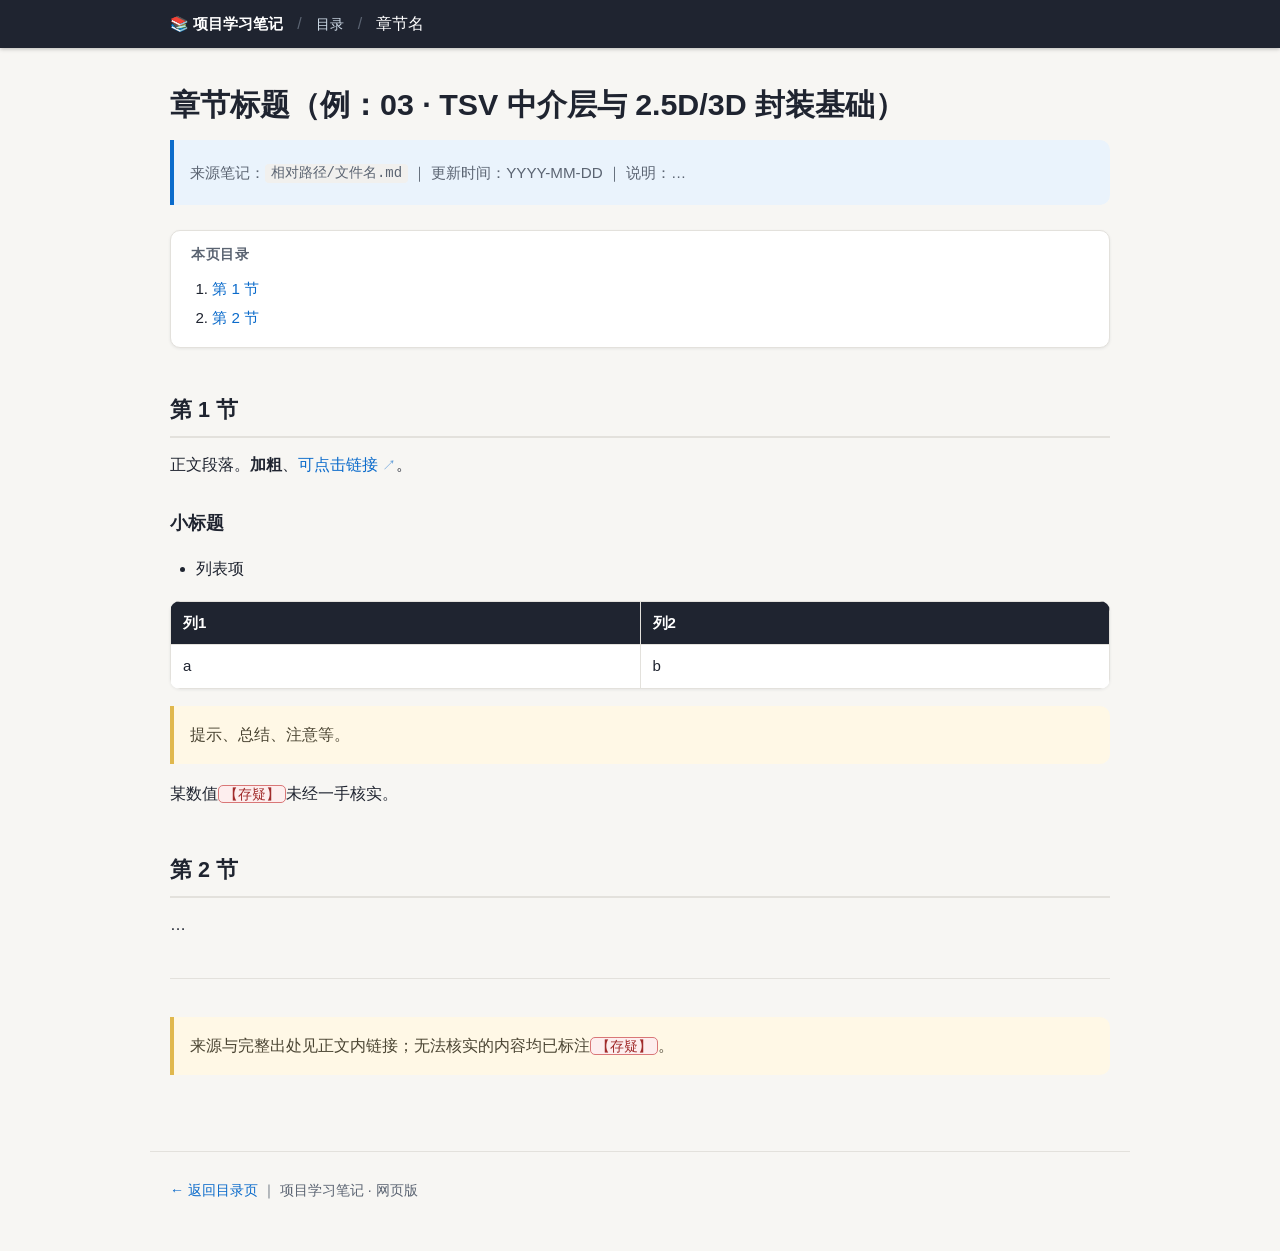
<file: chapters/_章节模板.html>
<!DOCTYPE html>
<html lang="zh-CN">
<head>
<meta charset="UTF-8">
<meta name="viewport" content="width=device-width, initial-scale=1.0">
<title>章节模板 · 项目学习笔记</title>
<link rel="stylesheet" href="../assets/style.css">
</head>
<body>

<header class="site-header">
  <div class="inner">
    <span class="brand">📚 项目学习笔记</span>
    <span class="sep">/</span>
    <a href="../index.html">目录</a>
    <span class="sep">/</span>
    <span>章节名</span>
  </div>
</header>

<main>
  <!-- ① 主标题 -->
  <h1>章节标题（例：03 · TSV 中介层与 2.5D/3D 封装基础）</h1>

  <!-- ② 元信息块（来源说明，可删改） -->
  <div class="meta">
    <p>来源笔记：<code>相对路径/文件名.md</code> ｜ 更新时间：YYYY-MM-DD ｜ 说明：…</p>
  </div>

  <!-- ③ 页内目录：把下面每个 li 的 href 改成正文中对应 h2 的 id -->
  <nav class="toc">
    <div class="toc-title">本页目录</div>
    <ol>
      <li><a href="#sec1">第 1 节</a></li>
      <li><a href="#sec2">第 2 节</a></li>
    </ol>
  </nav>

  <!-- ④ 正文：每节用 <h2 id="secX"> 起头，内容自由组合下面的元素 -->
  <h2 id="sec1">第 1 节</h2>
  <p>正文段落。<strong>加粗</strong>、<a href="https://example.com" target="_blank" rel="noopener">可点击链接</a>。</p>

  <h3>小标题</h3>
  <ul>
    <li>列表项</li>
  </ul>

  <!-- 表格：必须包在 .table-wrap 里 -->
  <div class="table-wrap">
    <table>
      <thead>
        <tr><th>列1</th><th>列2</th></tr>
      </thead>
      <tbody>
        <tr><td>a</td><td>b</td></tr>
      </tbody>
    </table>
  </div>

  <!-- 引用/提示块 -->
  <blockquote>
    <p>提示、总结、注意等。</p>
  </blockquote>

  <!-- 存疑标注 -->
  <p>某数值<span class="doubt">【存疑】</span>未经一手核实。</p>

  <h2 id="sec2">第 2 节</h2>
  <p>…</p>

  <!-- ⑤ 分隔线 + 页脚说明 -->
  <hr>
  <blockquote>
    <p>来源与完整出处见正文内链接；无法核实的内容均已标注<span class="doubt">【存疑】</span>。</p>
  </blockquote>
</main>

<footer>
  <p><a href="../index.html">← 返回目录页</a> ｜ 项目学习笔记 · 网页版</p>
</footer>

</body>
</html>
</file>
<file: assets/style.css>
/* ============================================================
   项目学习笔记 · 网页版 共享样式
   用法：所有章节页 <link rel="stylesheet" href="../assets/style.css">
   说明：本文件是设计系统，新增章节页时不要改动此处；
        如需全局调整（配色/字体），改这里即可全站生效。
   ============================================================ */

:root {
  --bg: #f7f6f3;
  --surface: #ffffff;
  --ink: #1f2430;
  --ink-soft: #5b6472;
  --accent: #0b6bcb;
  --accent-strong: #0a4d94;
  --accent-bg: #eaf3fc;
  --line: #e3e1dc;
  --callout-bg: #fff8e6;
  --callout-line: #e0b84e;
  --doubt-bg: #fdeeee;
  --doubt-line: #d97777;
  --ok-bg: #eafaf1;
  --ok-line: #3fa366;
  --code-bg: #f1f0ee;
  --radius: 10px;
  --shadow: 0 1px 3px rgba(31, 36, 48, 0.08);
}

* { box-sizing: border-box; }

html { scroll-behavior: smooth; }

body {
  margin: 0;
  background: var(--bg);
  color: var(--ink);
  font-family: -apple-system, BlinkMacSystemFont, "Segoe UI", "PingFang SC",
    "Hiragino Sans GB", "Microsoft YaHei", "Noto Sans CJK SC", sans-serif;
  line-height: 1.75;
  font-size: 16px;
}

/* ---------- 顶栏 ---------- */
.site-header {
  background: var(--ink);
  color: #fff;
  position: sticky;
  top: 0;
  z-index: 10;
  box-shadow: 0 1px 4px rgba(0, 0, 0, 0.25);
}
.site-header .inner {
  max-width: 980px;
  margin: 0 auto;
  padding: 10px 20px;
  display: flex;
  align-items: center;
  gap: 14px;
  flex-wrap: wrap;
}
.site-header a {
  color: #cdd9e6;
  text-decoration: none;
  font-size: 14px;
}
.site-header a:hover { color: #fff; text-decoration: underline; }
.site-header .brand { font-weight: 700; color: #fff; font-size: 15px; }
.site-header .sep { color: #5b6472; }

/* ---------- 主体 ---------- */
main {
  max-width: 980px;
  margin: 0 auto;
  padding: 24px 20px 60px;
}

h1 {
  font-size: 1.9em;
  margin: 0.4em 0 0.2em;
  line-height: 1.35;
}
h2 {
  font-size: 1.35em;
  margin: 2em 0 0.6em;
  padding-bottom: 0.35em;
  border-bottom: 2px solid var(--line);
  scroll-margin-top: 70px;
}
h3 { font-size: 1.12em; margin: 1.6em 0 0.5em; }
h4 { font-size: 1em; margin: 1.2em 0 0.4em; }

p { margin: 0.6em 0; }

a { color: var(--accent); text-decoration: none; }
a:hover { text-decoration: underline; }
a:visited { color: var(--accent-strong); }

/* 外链小图标提示（章节页用 class="ext" 或普通链接均可） */
a[target="_blank"]::after {
  content: " ↗";
  font-size: 0.85em;
  opacity: 0.6;
}

ul, ol { padding-left: 1.6em; }
li { margin: 0.3em 0; }

strong { color: var(--ink); }

code {
  background: var(--code-bg);
  border-radius: 4px;
  padding: 0.1em 0.4em;
  font-family: Consolas, "SF Mono", Menlo, monospace;
  font-size: 0.92em;
}

hr {
  border: none;
  border-top: 1px solid var(--line);
  margin: 2.4em 0;
}

/* ---------- 元信息/说明块 ---------- */
.meta {
  background: var(--accent-bg);
  border-left: 4px solid var(--accent);
  border-radius: 0 var(--radius) var(--radius) 0;
  padding: 10px 16px;
  margin: 1em 0 1.6em;
  font-size: 0.95em;
  color: var(--ink-soft);
}

/* ---------- 引用块（callout） ---------- */
blockquote {
  margin: 1em 0;
  padding: 10px 16px;
  background: var(--callout-bg);
  border-left: 4px solid var(--callout-line);
  border-radius: 0 var(--radius) var(--radius) 0;
  color: #4a4432;
}
blockquote p { margin: 0.3em 0; }

/* ---------- 存疑标记 ---------- */
.doubt {
  background: var(--doubt-bg);
  border: 1px solid var(--doubt-line);
  color: #a12c2c;
  border-radius: 5px;
  padding: 0 0.35em;
  font-size: 0.88em;
  white-space: nowrap;
}
.ok {
  background: var(--ok-bg);
  border: 1px solid var(--ok-line);
  color: #1d6b3c;
  border-radius: 5px;
  padding: 0 0.35em;
  font-size: 0.88em;
  white-space: nowrap;
}

/* ---------- 表格 ---------- */
.table-wrap {
  overflow-x: auto;
  margin: 1.1em 0;
  border-radius: var(--radius);
  box-shadow: var(--shadow);
}
table {
  width: 100%;
  border-collapse: collapse;
  background: var(--surface);
  font-size: 0.94em;
  min-width: 520px;
}
th, td {
  border: 1px solid var(--line);
  padding: 8px 12px;
  text-align: left;
  vertical-align: top;
}
th {
  background: var(--ink);
  color: #fff;
  font-weight: 600;
  white-space: nowrap;
}
tbody tr:nth-child(even) { background: #f4f5f7; }
tbody tr:hover { background: var(--accent-bg); }

/* ---------- 页内目录（TOC） ---------- */
.toc {
  background: var(--surface);
  border: 1px solid var(--line);
  border-radius: var(--radius);
  padding: 12px 20px;
  margin: 1.2em 0 2em;
  box-shadow: var(--shadow);
  font-size: 0.95em;
}
.toc .toc-title {
  font-weight: 700;
  margin-bottom: 6px;
  color: var(--ink-soft);
  font-size: 0.9em;
  letter-spacing: 0.05em;
}
.toc ol { margin: 0; padding-left: 1.4em; columns: 1; }
.toc li { margin: 0.2em 0; }

/* ---------- 卡片（首页章节列表用） ---------- */
.card {
  background: var(--surface);
  border: 1px solid var(--line);
  border-left: 5px solid var(--accent);
  border-radius: var(--radius);
  padding: 14px 18px;
  margin: 12px 0;
  box-shadow: var(--shadow);
  display: block;
  color: var(--ink);
  text-decoration: none;
}
.card:hover { border-left-color: var(--accent-strong); background: #fbfdff; }
.card h3 { margin: 0 0 4px; font-size: 1.05em; }
.card p { margin: 2px 0; color: var(--ink-soft); font-size: 0.92em; }
.card .tag {
  display: inline-block;
  font-size: 0.78em;
  border-radius: 99px;
  padding: 1px 10px;
  margin-left: 8px;
  vertical-align: middle;
}
.tag.done { background: var(--ok-bg); color: #1d6b3c; border: 1px solid var(--ok-line); }
.tag.wait { background: var(--callout-bg); color: #7a5b12; border: 1px solid var(--callout-line); }

/* ---------- 页脚 ---------- */
footer {
  max-width: 980px;
  margin: 0 auto;
  padding: 18px 20px 40px;
  color: var(--ink-soft);
  font-size: 0.88em;
  border-top: 1px solid var(--line);
}

/* ---------- 打印 ---------- */
@media print {
  .site-header, .toc, footer { display: none; }
  body { background: #fff; }
  a { color: var(--ink); }
}

/* ---------- 小屏 ---------- */
@media (max-width: 640px) {
  body { font-size: 15px; }
  h1 { font-size: 1.5em; }
  main { padding: 16px 14px 40px; }
  th, td { padding: 6px 8px; }
}
</file>
